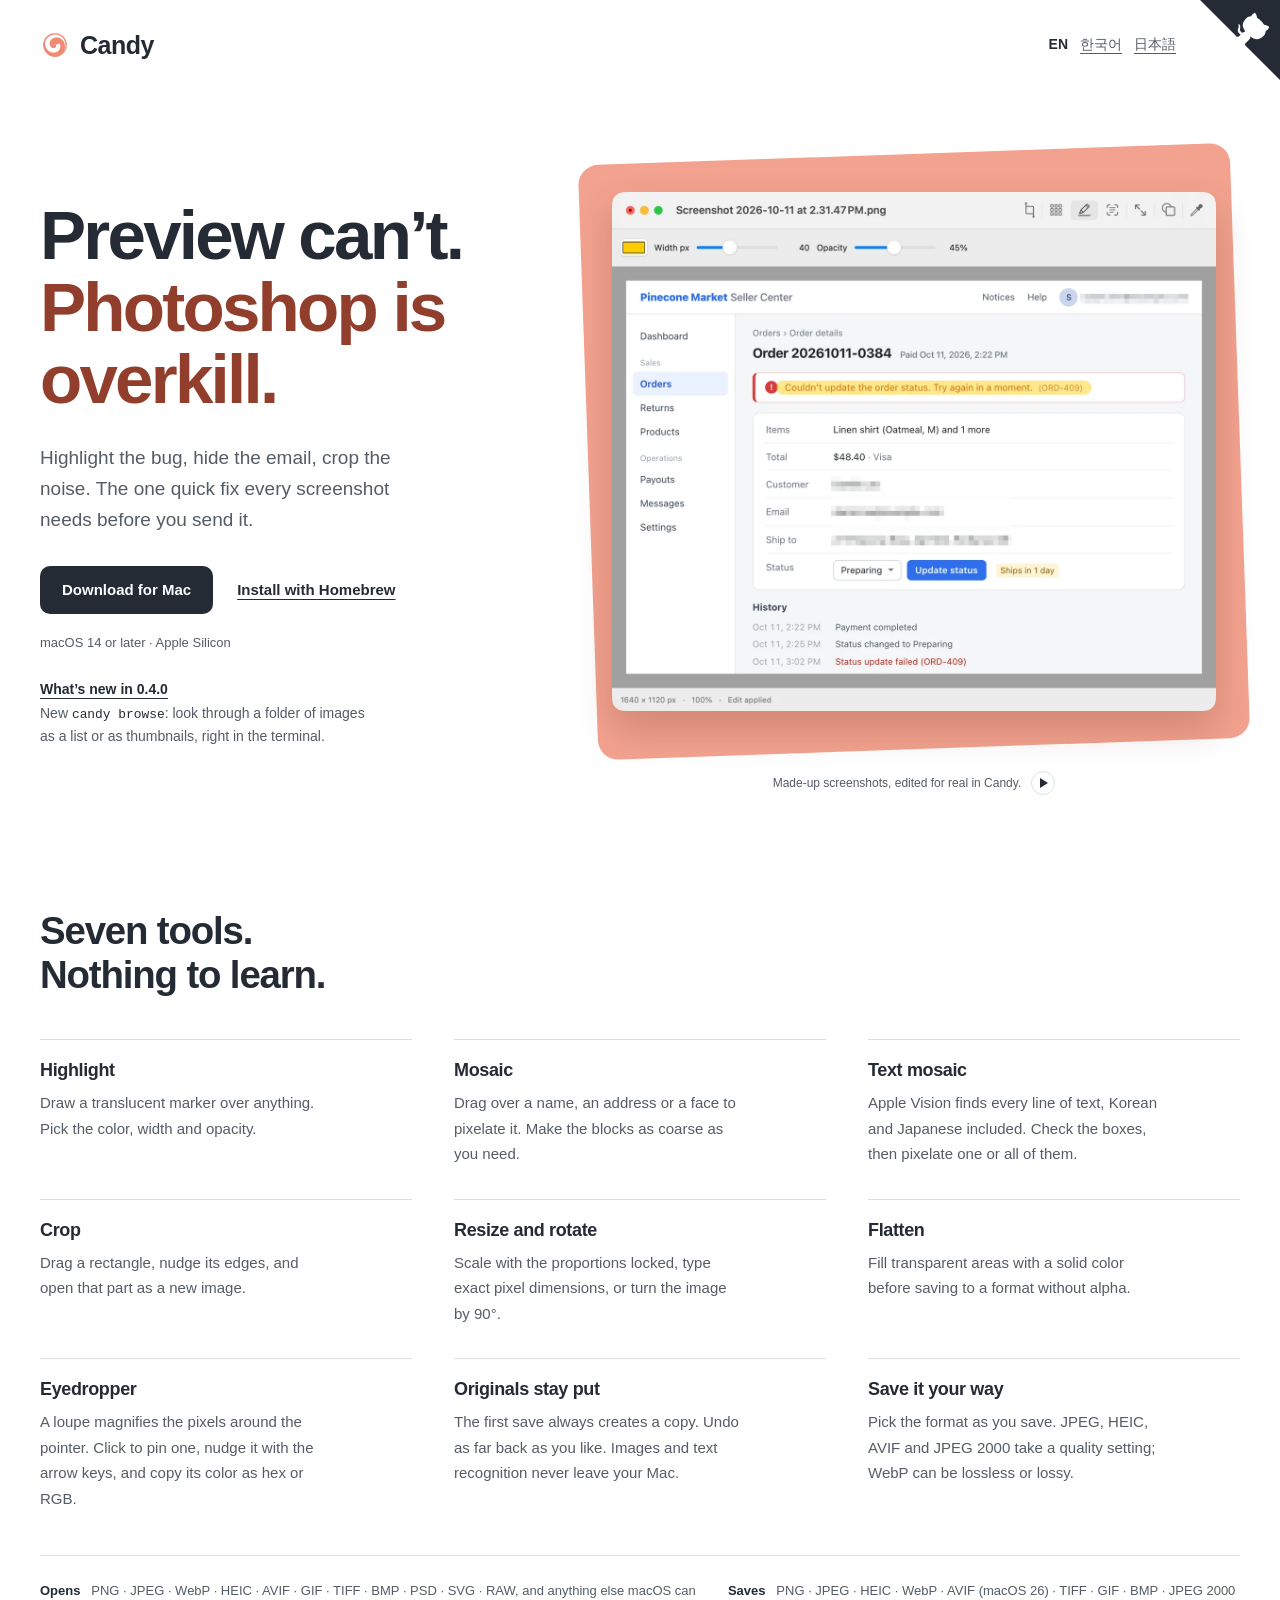
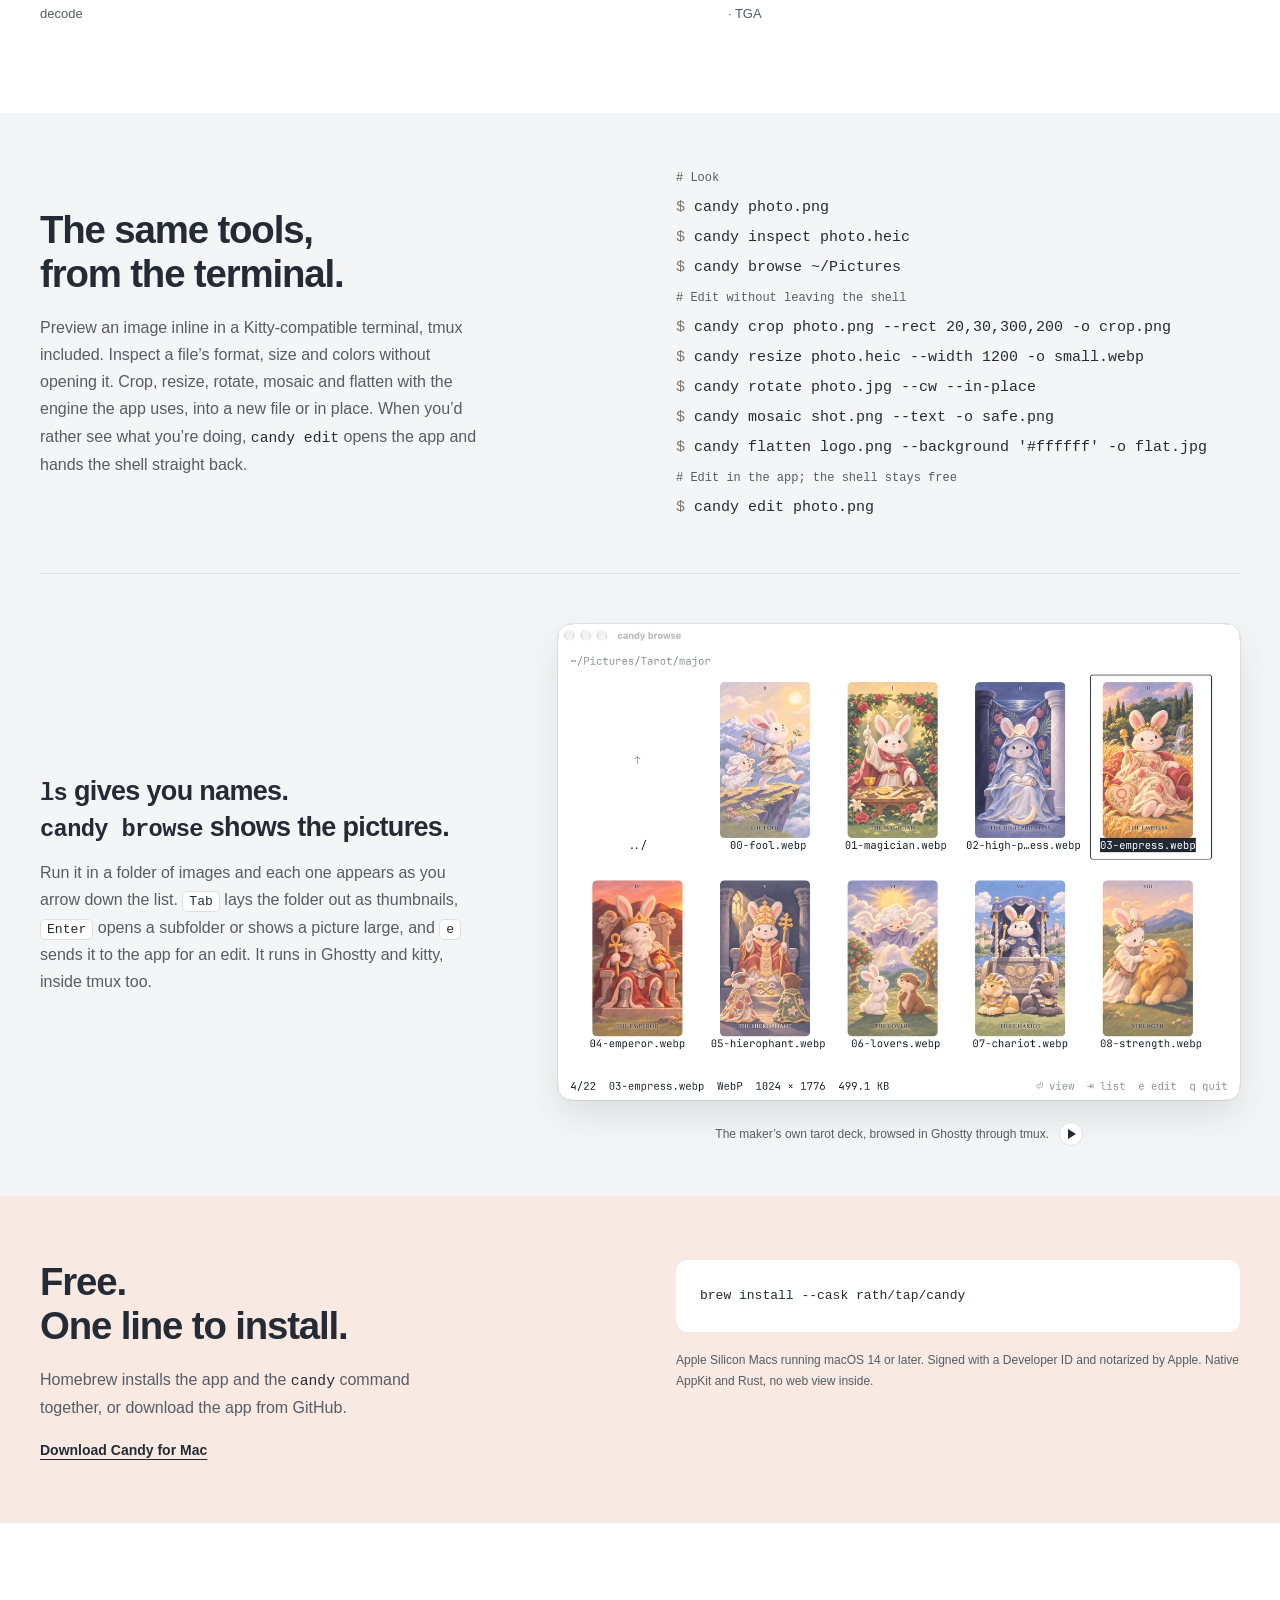
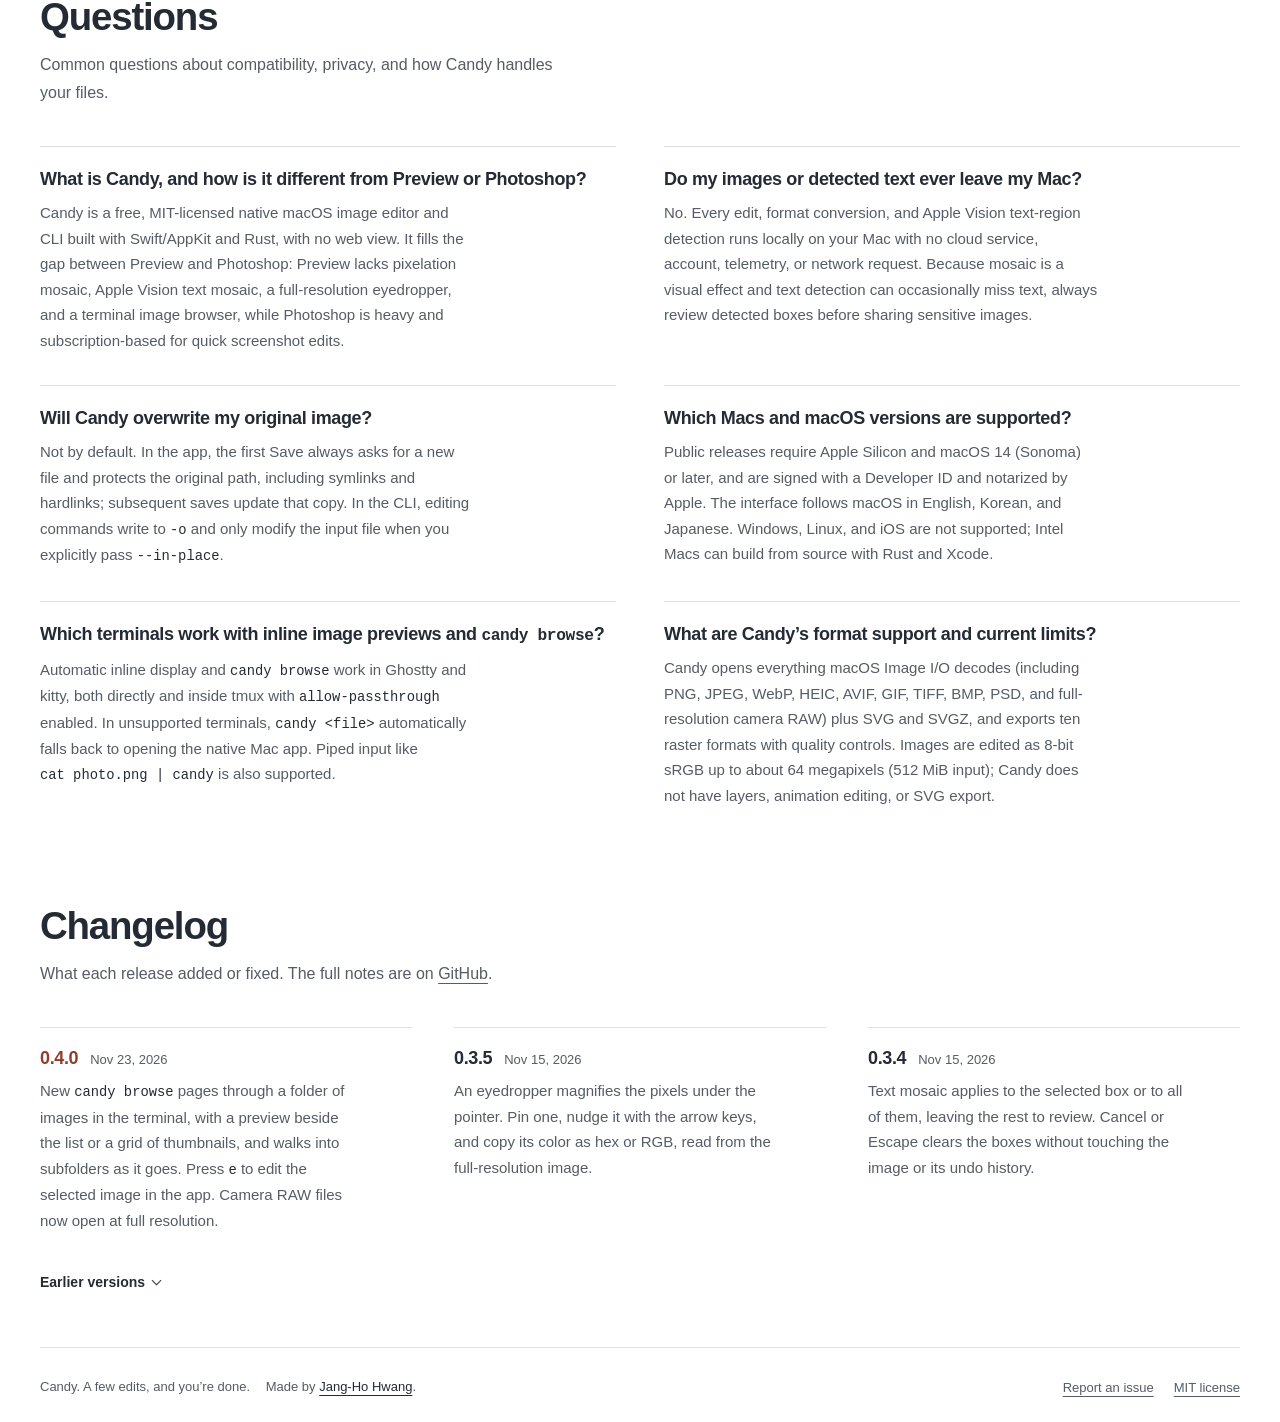
<file: site/index.html>
<!doctype html>
<html lang="en">
  <head>
    <meta charset="utf-8" />
    <meta name="viewport" content="width=device-width,initial-scale=1" />
    <title>Candy — Free Mac Image Editor for Highlights &amp; Mosaic</title>
    <meta name="description" content="Free native Mac image editor and CLI. Highlight, mosaic, text mosaic, crop, resize, eyedropper and terminal image browser. Local only; originals stay put." />
    <meta name="application-name" content="Candy" />
    <meta name="author" content="Jang-Ho Hwang" />
    <meta name="robots" content="index, follow, max-image-preview:large, max-snippet:-1, max-video-preview:-1" />
    <link rel="canonical" href="https://candy.told.me/" />
    <link rel="alternate" hreflang="en" href="https://candy.told.me/" />
    <link rel="alternate" hreflang="ko" href="https://candy.told.me/ko/" />
    <link rel="alternate" hreflang="ja" href="https://candy.told.me/ja/" />
    <link rel="alternate" hreflang="x-default" href="https://candy.told.me/" />
    <link rel="alternate" type="text/plain" title="LLM summary" href="https://candy.told.me/llms.txt" />
    <meta property="og:type" content="website" />
    <meta property="og:site_name" content="Candy" />
    <meta property="og:title" content="Candy — Free Mac Image Editor for Highlights &amp; Mosaic" />
    <meta property="og:description" content="Free native Mac image editor and CLI. Highlight, mosaic, text mosaic, crop, resize, eyedropper and terminal image browser. Local only; originals stay put." />
    <meta property="og:url" content="https://candy.told.me/" />
    <meta property="og:locale" content="en_US" />
    <meta property="og:locale:alternate" content="ko_KR" />
    <meta property="og:locale:alternate" content="ja_JP" />
    <meta property="og:image" content="https://candy.told.me/assets/og-en.png" />
    <meta property="og:image:secure_url" content="https://candy.told.me/assets/og-en.png" />
    <meta property="og:image:type" content="image/png" />
    <meta property="og:image:width" content="1200" />
    <meta property="og:image:height" content="630" />
    <meta property="og:image:alt" content="Candy: Preview can’t. Photoshop is overkill. The Candy editor with an order page’s error message highlighted and the customer’s details pixelated." />
    <meta name="twitter:card" content="summary_large_image" />
    <meta name="twitter:title" content="Candy — Free Mac Image Editor for Highlights &amp; Mosaic" />
    <meta name="twitter:description" content="Free native Mac image editor and CLI. Highlight, mosaic, text mosaic, crop, resize, eyedropper and terminal image browser. Local only; originals stay put." />
    <meta name="twitter:image" content="https://candy.told.me/assets/og-en.png" />
    <meta name="twitter:image:alt" content="Candy: Preview can’t. Photoshop is overkill. The Candy editor with an order page’s error message highlighted and the customer’s details pixelated." />
    <meta name="theme-color" content="#f2a28e" />
    <link rel="icon" href="./assets/favicon.svg" type="image/svg+xml" />
    <link rel="icon" href="./assets/favicon-48.png" sizes="48x48" type="image/png" />
    <link rel="apple-touch-icon" href="./assets/apple-touch-icon.png" sizes="180x180" />
    <link rel="preload" as="image" href="./assets/candy-editor-en.webp" type="image/webp" fetchpriority="high" />
    <link rel="stylesheet" href="./assets/style.css" />
    <script type="application/ld+json">
    {
      "@context": "https://schema.org",
      "@graph": [
        {
          "@type": "Person",
          "@id": "https://xrath.com/#person",
          "name": "Jang-Ho Hwang",
          "alternateName": "황장호",
          "url": "https://xrath.com",
          "sameAs": [
            "https://github.com/rath"
          ]
        },
        {
          "@type": "WebSite",
          "@id": "https://candy.told.me/#website",
          "url": "https://candy.told.me/",
          "name": "Candy",
          "description": "Official website for Candy, a free native macOS image editor and terminal CLI.",
          "inLanguage": [
            "en",
            "ko",
            "ja"
          ],
          "publisher": {
            "@id": "https://xrath.com/#person"
          }
        },
        {
          "@type": "WebPage",
          "@id": "https://candy.told.me/#webpage",
          "url": "https://candy.told.me/",
          "name": "Candy — Free Mac Image Editor for Highlights & Mosaic",
          "description": "Free native Mac image editor and CLI. Highlight, mosaic, text mosaic, crop, resize, eyedropper and terminal image browser. Local only; originals stay put.",
          "inLanguage": "en",
          "datePublished": "2026-10-11",
          "dateModified": "2026-11-23",
          "isPartOf": {
            "@id": "https://candy.told.me/#website"
          },
          "about": {
            "@id": "https://candy.told.me/#app"
          },
          "mainEntity": {
            "@id": "https://candy.told.me/#app"
          },
          "hasPart": [
            {
              "@id": "https://candy.told.me/#editor-demo"
            },
            {
              "@id": "https://candy.told.me/#browse-demo"
            },
            {
              "@id": "https://candy.told.me/#faq"
            }
          ],
          "primaryImageOfPage": {
            "@type": "ImageObject",
            "url": "https://candy.told.me/assets/og-en.png",
            "width": 1200,
            "height": 630
          }
        },
        {
          "@type": "SoftwareApplication",
          "@id": "https://candy.told.me/#app",
          "name": "Candy",
          "alternateName": [
            "Candy.app",
            "candy CLI"
          ],
          "url": "https://candy.told.me/",
          "description": "Free native Mac image editor and CLI. Highlight, mosaic, text mosaic, crop, resize, eyedropper and terminal image browser. Local only; originals stay put.",
          "applicationCategory": "MultimediaApplication",
          "applicationSubCategory": "Image Editor",
          "operatingSystem": "macOS 14.0 or later",
          "processorRequirements": "Apple Silicon (arm64)",
          "softwareRequirements": "macOS 14 (Sonoma) or later on Apple Silicon",
          "softwareVersion": "0.4.0",
          "datePublished": "2026-10-11",
          "dateModified": "2026-11-23",
          "releaseNotes": "https://github.com/rath/candy/releases/tag/v0.4.0",
          "downloadUrl": "https://github.com/rath/candy/releases/download/v0.4.0/Candy-0.4.0-macos-arm64.zip",
          "installUrl": "https://candy.told.me/#get",
          "sameAs": [
            "https://github.com/rath/candy"
          ],
          "license": "https://github.com/rath/candy/blob/main/LICENSE",
          "isAccessibleForFree": true,
          "inLanguage": [
            "en",
            "ko",
            "ja"
          ],
          "author": {
            "@id": "https://xrath.com/#person"
          },
          "image": {
            "@type": "ImageObject",
            "url": "https://candy.told.me/assets/app-icon.png",
            "width": 256,
            "height": 256
          },
          "screenshot": [
            {
              "@type": "ImageObject",
              "url": "https://candy.told.me/assets/candy-editor-en.png",
              "width": 1280,
              "height": 1100,
              "caption": "Candy with an order page open: the error message is highlighted and the customer’s details are pixelated"
            },
            {
              "@type": "ImageObject",
              "url": "https://candy.told.me/assets/candy-browse.webp",
              "width": 1280,
              "height": 894,
              "caption": "candy browse in a terminal window, showing a folder of tarot cards as a grid of thumbnails with one card selected"
            }
          ],
          "featureList": [
            "Translucent highlighter with adjustable color, width, and opacity",
            "Region mosaic pixelation with adjustable block size",
            "On-device Apple Vision text detection and text mosaic (English, Korean, Japanese)",
            "Rectangular crop and extraction into a new tab",
            "Aspect-locked or exact resize and 90-degree rotation",
            "Transparency flattening onto a solid color",
            "Full-resolution pixel eyedropper with 11x11 magnifying loupe and hex/RGB copy",
            "Non-destructive original file protection on first save",
            "Export quality controls for JPEG, HEIC, AVIF, JPEG 2000, and lossless or lossy WebP",
            "Inline Kitty terminal image previews and candy browse directory browser in Ghostty, kitty, and tmux",
            "CLI commands sharing the same Rust image engine (inspect, crop, resize, rotate, mosaic, flatten, edit)"
          ],
          "offers": {
            "@type": "Offer",
            "price": "0",
            "priceCurrency": "USD",
            "availability": "https://schema.org/InStock"
          }
        },
        {
          "@type": "SoftwareSourceCode",
          "@id": "https://candy.told.me/#source",
          "name": "Candy",
          "url": "https://github.com/rath/candy",
          "codeRepository": "https://github.com/rath/candy",
          "programmingLanguage": [
            "Swift",
            "Rust"
          ],
          "runtimePlatform": "macOS 14+ (Apple Silicon)",
          "license": "https://github.com/rath/candy/blob/main/LICENSE",
          "author": {
            "@id": "https://xrath.com/#person"
          },
          "targetProduct": {
            "@id": "https://candy.told.me/#app"
          }
        },
        {
          "@type": "VideoObject",
          "@id": "https://candy.told.me/#editor-demo",
          "name": "Candy Mac Image Editor Demo",
          "description": "Candy editing three made-up screenshots in turn: an order page, a group chat and a spreadsheet. Personal details are pixelated, the lines that matter are highlighted, and the eyedropper reads a color in the chat.",
          "thumbnailUrl": "https://candy.told.me/assets/candy-editor-en.png",
          "contentUrl": "https://candy.told.me/assets/candy-demo-en.mp4",
          "encodingFormat": "video/mp4",
          "width": 1280,
          "height": 1100,
          "duration": "PT26S",
          "uploadDate": "2026-11-18T00:00:00Z",
          "inLanguage": "en",
          "isFamilyFriendly": true
        },
        {
          "@type": "VideoObject",
          "@id": "https://candy.told.me/#browse-demo",
          "name": "candy browse Terminal Image Browser Demo",
          "description": "candy browse running in a terminal. A folder of tarot cards opens as a list with a preview beside it, switches to a grid of thumbnails, and shows single cards large before moving on to another folder.",
          "thumbnailUrl": "https://candy.told.me/assets/candy-browse.webp",
          "contentUrl": "https://candy.told.me/assets/candy-browse.mp4",
          "encodingFormat": "video/mp4",
          "width": 1280,
          "height": 894,
          "duration": "PT24S",
          "uploadDate": "2026-11-23T00:00:00Z",
          "inLanguage": "en",
          "isFamilyFriendly": true
        },
        {
          "@type": "FAQPage",
          "@id": "https://candy.told.me/#faq",
          "url": "https://candy.told.me/#faq",
          "inLanguage": "en",
          "isPartOf": {
            "@id": "https://candy.told.me/#webpage"
          },
          "mainEntity": [
            {
              "@type": "Question",
              "name": "What is Candy, and how is it different from Preview or Photoshop?",
              "acceptedAnswer": {
                "@type": "Answer",
                "text": "Candy is a free, MIT-licensed native macOS image editor and CLI built with Swift/AppKit and Rust, with no web view. It fills the gap between Preview and Photoshop: Preview lacks pixelation mosaic, Apple Vision text mosaic, a full-resolution eyedropper, and a terminal image browser, while Photoshop is heavy and subscription-based for quick screenshot edits."
              }
            },
            {
              "@type": "Question",
              "name": "Do my images or detected text ever leave my Mac?",
              "acceptedAnswer": {
                "@type": "Answer",
                "text": "No. Every edit, format conversion, and Apple Vision text-region detection runs locally on your Mac with no cloud service, account, telemetry, or network request. Because mosaic is a visual effect and text detection can occasionally miss text, always review detected boxes before sharing sensitive images."
              }
            },
            {
              "@type": "Question",
              "name": "Will Candy overwrite my original image?",
              "acceptedAnswer": {
                "@type": "Answer",
                "text": "Not by default. In the app, the first Save always asks for a new file and protects the original path, including symlinks and hardlinks; subsequent saves update that copy. In the CLI, editing commands write to -o and only modify the input file when you explicitly pass --in-place."
              }
            },
            {
              "@type": "Question",
              "name": "Which Macs and macOS versions are supported?",
              "acceptedAnswer": {
                "@type": "Answer",
                "text": "Public releases require Apple Silicon and macOS 14 (Sonoma) or later, and are signed with a Developer ID and notarized by Apple. The interface follows macOS in English, Korean, and Japanese. Windows, Linux, and iOS are not supported; Intel Macs can build from source with Rust and Xcode."
              }
            },
            {
              "@type": "Question",
              "name": "Which terminals work with inline image previews and candy browse?",
              "acceptedAnswer": {
                "@type": "Answer",
                "text": "Automatic inline display and candy browse work in Ghostty and kitty, both directly and inside tmux with allow-passthrough enabled. In unsupported terminals, candy <file> automatically falls back to opening the native Mac app. Piped input like cat photo.png | candy is also supported."
              }
            },
            {
              "@type": "Question",
              "name": "What are Candy’s format support and current limits?",
              "acceptedAnswer": {
                "@type": "Answer",
                "text": "Candy opens everything macOS Image I/O decodes (including PNG, JPEG, WebP, HEIC, AVIF, GIF, TIFF, BMP, PSD, and full-resolution camera RAW) plus SVG and SVGZ, and exports ten raster formats with quality controls. Images are edited as 8-bit sRGB up to about 64 megapixels (512 MiB input); Candy does not have layers, animation editing, or SVG export."
              }
            }
          ]
        }
      ]
    }
    </script>
  </head>
  <body>
    <a class="skip" href="#main">Skip to content</a>
    <header class="wrap">
      <a class="brand" href="./"
        ><img
          class="mark"
          src="./assets/mark.svg"
          alt=""
          width="30"
          height="30"
        /><span class="name">Candy</span></a
      >
      <nav aria-label="Language and links">
        <div class="languages">
          <a href="./" lang="en" hreflang="en" aria-current="page">EN</a
          ><a href="./ko/" lang="ko" hreflang="ko">한국어</a
          ><a href="./ja/" lang="ja" hreflang="ja">日本語</a>
        </div>
      </nav>
    </header>
    <a class="github-corner" href="https://github.com/rath/candy" aria-label="Candy on GitHub"
      ><svg viewBox="0 0 250 250" aria-hidden="true"><path d="M0,0 L115,115 L130,115 L142,142 L250,250 L250,0 Z" /><path class="octo-arm" d="M128.3,109.0 C113.8,99.7 119.0,89.6 119.0,89.6 C122.0,82.7 120.5,78.6 120.5,78.6 C119.2,72.0 123.4,76.3 123.4,76.3 C127.3,80.9 125.5,87.3 125.5,87.3 C122.9,97.6 130.6,101.9 134.4,103.2" /><path class="octo-body" d="M115.0,115.0 C114.9,115.1 118.7,116.5 119.8,115.4 L133.7,101.6 C136.9,99.2 139.9,98.4 142.2,98.6 C133.8,88.0 127.5,74.4 143.8,58.0 C148.5,53.4 154.0,51.2 159.7,51.0 C160.3,49.4 163.2,43.6 171.4,40.1 C171.4,40.1 176.1,42.5 178.8,56.2 C183.1,58.6 187.2,61.8 190.9,65.4 C194.5,69.0 197.7,73.2 200.1,77.6 C213.8,80.2 216.3,84.9 216.3,84.9 C212.7,93.1 206.9,96.0 205.4,96.6 C205.1,102.4 203.0,107.8 198.3,112.5 C181.9,128.9 168.3,122.5 157.7,114.1 C157.9,116.9 156.7,120.9 152.7,124.9 L141.0,136.5 C139.8,137.7 141.6,141.9 141.8,141.8 Z" /></svg></a
    >
    <main id="main">
      <section class="hero wrap" aria-labelledby="hero-title">
        <div>
          <h1 id="hero-title">
            Preview can’t.<br /><span>Photoshop is overkill.</span>
          </h1>
          <p class="intro">
            Highlight the bug, hide the email, crop the noise. The one quick
            fix every screenshot needs before you send it.
          </p>
          <div class="actions">
            <a class="button" href="https://github.com/rath/candy/releases/download/v0.4.0/Candy-0.4.0-macos-arm64.zip"
              >Download for Mac</a
            ><a class="text-link" href="#get">Install with Homebrew</a>
          </div>
          <p class="requirement">macOS 14 or later · Apple Silicon</p>
          <p class="release-note">
            <a href="https://github.com/rath/candy/releases/tag/v0.4.0">What’s new in 0.4.0</a><br />
            New <code>candy browse</code>: look through a folder of images as a list or as thumbnails, right in the terminal.
          </p>
        </div>
        <figure class="hero-visual">
          <div class="stage">
            <video
              class="demo"
              autoplay
              muted
              loop
              playsinline
              width="1280"
              height="1100"
              data-play="Play the editor demo"
              data-pause="Pause the editor demo"
              poster="./assets/candy-editor-en.webp"
              aria-label="Candy editing three made-up screenshots in turn: an order page, a group chat and a spreadsheet. Personal details are pixelated, the lines that matter are highlighted, and the eyedropper reads a color in the chat."
            >
              <source src="./assets/candy-demo-en.mp4" type="video/mp4" />
            </video>
            <picture class="still">
              <source srcset="./assets/candy-editor-en.webp" type="image/webp" />
              <img
                src="./assets/candy-editor-en.png"
                width="1280"
                height="1100"
                loading="lazy"
                alt="Candy with an order page open: the error message is highlighted and the customer’s details are pixelated"
              />
            </picture>
          </div>
          <figcaption>
            Made-up screenshots, edited for real in Candy.
          </figcaption>
        </figure>
      </section>
      <section id="features" class="features wrap" aria-labelledby="features-title">
        <h2 id="features-title">Seven tools.<br />Nothing to learn.</h2>
        <div class="feature-grid">
          <article>
            <h3>Highlight</h3>
            <p>
              Draw a translucent marker over anything. Pick the color, width
              and opacity.
            </p>
          </article>
          <article>
            <h3>Mosaic</h3>
            <p>
              Drag over a name, an address or a face to pixelate it. Make the
              blocks as coarse as you need.
            </p>
          </article>
          <article>
            <h3>Text mosaic</h3>
            <p>
              Apple Vision finds every line of text, Korean and Japanese
              included. Check the boxes, then pixelate one or all of them.
            </p>
          </article>
          <article>
            <h3>Crop</h3>
            <p>
              Drag a rectangle, nudge its edges, and open that part as a new
              image.
            </p>
          </article>
          <article>
            <h3>Resize and rotate</h3>
            <p>
              Scale with the proportions locked, type exact pixel dimensions, or
              turn the image by 90°.
            </p>
          </article>
          <article>
            <h3>Flatten</h3>
            <p>
              Fill transparent areas with a solid color before saving to a format
              without alpha.
            </p>
          </article>
          <article>
            <h3>Eyedropper</h3>
            <p>
              A loupe magnifies the pixels around the pointer. Click to pin one,
              nudge it with the arrow keys, and copy its color as hex or RGB.
            </p>
          </article>
          <article>
            <h3>Originals stay put</h3>
            <p>
              The first save always creates a copy. Undo as far back as you like.
              Images and text recognition never leave your Mac.
            </p>
          </article>
          <article>
            <h3>Save it your way</h3>
            <p>
              Pick the format as you save. JPEG, HEIC, AVIF and JPEG 2000 take a
              quality setting; WebP can be lossless or lossy.
            </p>
          </article>
        </div>
        <div class="formats">
          <p><strong>Opens</strong> &nbsp; PNG · JPEG · WebP · HEIC · AVIF · GIF · TIFF · BMP · PSD · SVG · RAW, and anything else macOS can decode</p>
          <p><strong>Saves</strong> &nbsp; PNG · JPEG · HEIC · WebP · AVIF (macOS 26) · TIFF · GIF · BMP · JPEG 2000 · TGA</p>
        </div>
      </section>
      <section id="terminal" class="terminal-section" aria-labelledby="terminal-title">
        <div class="wrap terminal-grid">
          <div>
            <h2 id="terminal-title">
              The same tools,<br />from the terminal.
            </h2>
            <p>
              Preview an image inline in a Kitty-compatible terminal, tmux
              included. Inspect a file’s format, size and colors without opening
              it. Crop, resize, rotate, mosaic and flatten with the engine the
              app uses, into a new file or in place. When you’d rather see what
              you’re doing, <code>candy edit</code> opens the app and hands the
              shell straight back.
            </p>
          </div>
          <pre
            class="commands"
          ><code><span class="comment"># Look</span>
<span class="prompt" aria-hidden="true">$ </span>candy photo.png
<span class="prompt" aria-hidden="true">$ </span>candy inspect photo.heic
<span class="prompt" aria-hidden="true">$ </span>candy browse ~/Pictures
<span class="comment"># Edit without leaving the shell</span>
<span class="prompt" aria-hidden="true">$ </span>candy crop photo.png --rect 20,30,300,200 -o crop.png
<span class="prompt" aria-hidden="true">$ </span>candy resize photo.heic --width 1200 -o small.webp
<span class="prompt" aria-hidden="true">$ </span>candy rotate photo.jpg --cw --in-place
<span class="prompt" aria-hidden="true">$ </span>candy mosaic shot.png --text -o safe.png
<span class="prompt" aria-hidden="true">$ </span>candy flatten logo.png --background '#ffffff' -o flat.jpg
<span class="comment"># Edit in the app; the shell stays free</span>
<span class="prompt" aria-hidden="true">$ </span>candy edit photo.png</code></pre>
        </div>
        <div id="browse" class="wrap browse-grid">
          <div>
            <h3>
              <code>ls</code> gives you names.<br /><code>candy browse</code> shows the pictures.
            </h3>
            <p>
              Run it in a folder of images and each one appears as you arrow
              down the list. <kbd>Tab</kbd> lays the folder out as thumbnails,
              <kbd>Enter</kbd> opens a subfolder or shows a picture large, and
              <kbd>e</kbd> sends it to the app for an edit. It runs in Ghostty
              and kitty, inside tmux too.
            </p>
          </div>
          <figure class="browse-visual">
            <div class="window">
              <video
                class="demo"
                muted
                loop
                playsinline
                preload="none"
                width="1280"
                height="894"
                data-play="Play the terminal demo"
                data-pause="Pause the terminal demo"
                poster="./assets/candy-browse.webp"
                aria-label="candy browse running in a terminal. A folder of tarot cards opens as a list with a preview beside it, switches to a grid of thumbnails, and shows single cards large before moving on to another folder."
              >
                <source src="./assets/candy-browse.mp4" type="video/mp4" />
              </video>
              <img
                class="still"
                src="./assets/candy-browse.webp"
                width="1280"
                height="894"
                loading="lazy"
                alt="candy browse in a terminal window, showing a folder of tarot cards as a grid of thumbnails with one card selected"
              />
            </div>
            <figcaption>
              The maker’s own tarot deck, browsed in Ghostty through tmux.
            </figcaption>
          </figure>
        </div>
      </section>
      <section id="get" class="get" aria-labelledby="get-title">
        <div class="wrap get-grid">
          <div>
            <h2 id="get-title">Free.<br />One line to install.</h2>
            <p>
              Homebrew installs the app and the <code>candy</code> command
              together, or download the app from GitHub.
            </p>
            <a
              class="text-link"
              href="https://github.com/rath/candy/releases/download/v0.4.0/Candy-0.4.0-macos-arm64.zip"
              >Download Candy for Mac</a
            >
          </div>
          <div>
            <div class="build">
              <pre><code>brew install --cask rath/tap/candy</code></pre>
            </div>
            <p class="build-note">
              Apple Silicon Macs running macOS 14 or later. Signed with a
              Developer ID and notarized by Apple. Native AppKit and Rust, no
              web view inside.
            </p>
          </div>
        </div>
      </section>
      <section id="faq" class="faq" aria-labelledby="faq-title">
        <div class="wrap">
          <div class="faq-head">
            <h2 id="faq-title">Questions</h2>
            <p>
              Common questions about compatibility, privacy, and how Candy handles your files.
            </p>
          </div>
          <div class="faq-grid">
            <article>
              <h3>What is Candy, and how is it different from Preview or Photoshop?</h3>
              <p>
                Candy is a free, MIT-licensed native macOS image editor and CLI built with Swift/AppKit and Rust, with no web view. It fills the gap between Preview and Photoshop: Preview lacks pixelation mosaic, Apple Vision text mosaic, a full-resolution eyedropper, and a terminal image browser, while Photoshop is heavy and subscription-based for quick screenshot edits.
              </p>
            </article>
            <article>
              <h3>Do my images or detected text ever leave my Mac?</h3>
              <p>
                No. Every edit, format conversion, and Apple Vision text-region detection runs locally on your Mac with no cloud service, account, telemetry, or network request. Because mosaic is a visual effect and text detection can occasionally miss text, always review detected boxes before sharing sensitive images.
              </p>
            </article>
            <article>
              <h3>Will Candy overwrite my original image?</h3>
              <p>
                Not by default. In the app, the first Save always asks for a new file and protects the original path, including symlinks and hardlinks; subsequent saves update that copy. In the CLI, editing commands write to <code>-o</code> and only modify the input file when you explicitly pass <code>--in-place</code>.
              </p>
            </article>
            <article>
              <h3>Which Macs and macOS versions are supported?</h3>
              <p>
                Public releases require Apple Silicon and macOS 14 (Sonoma) or later, and are signed with a Developer ID and notarized by Apple. The interface follows macOS in English, Korean, and Japanese. Windows, Linux, and iOS are not supported; Intel Macs can build from source with Rust and Xcode.
              </p>
            </article>
            <article>
              <h3>Which terminals work with inline image previews and <code>candy browse</code>?</h3>
              <p>
                Automatic inline display and <code>candy browse</code> work in Ghostty and kitty, both directly and inside tmux with <code>allow-passthrough</code> enabled. In unsupported terminals, <code>candy &lt;file&gt;</code> automatically falls back to opening the native Mac app. Piped input like <code>cat photo.png | candy</code> is also supported.
              </p>
            </article>
            <article>
              <h3>What are Candy’s format support and current limits?</h3>
              <p>
                Candy opens everything macOS Image I/O decodes (including PNG, JPEG, WebP, HEIC, AVIF, GIF, TIFF, BMP, PSD, and full-resolution camera RAW) plus SVG and SVGZ, and exports ten raster formats with quality controls. Images are edited as 8-bit sRGB up to about 64 megapixels (512 MiB input); Candy does not have layers, animation editing, or SVG export.
              </p>
            </article>
          </div>
        </div>
      </section>
      <section id="changelog" class="changes" aria-labelledby="changes-title">
        <div class="wrap">
          <div class="changes-head">
            <h2 id="changes-title">Changelog</h2>
            <p>
              What each release added or fixed. The full notes are on <a href="https://github.com/rath/candy/releases">GitHub</a>.
            </p>
          </div>
          <ol class="changelog">
            <li>
              <a class="version" href="https://github.com/rath/candy/releases/tag/v0.4.0">0.4.0</a>
              <time datetime="2026-11-23">Nov 23, 2026</time>
              <p>New <code>candy browse</code> pages through a folder of images in the terminal, with a preview beside the list or a grid of thumbnails, and walks into subfolders as it goes. Press <code>e</code> to edit the selected image in the app. Camera RAW files now open at full resolution.</p>
            </li>
            <li>
              <a class="version" href="https://github.com/rath/candy/releases/tag/v0.3.5">0.3.5</a>
              <time datetime="2026-11-15">Nov 15, 2026</time>
              <p>An eyedropper magnifies the pixels under the pointer. Pin one, nudge it with the arrow keys, and copy its color as hex or RGB, read from the full-resolution image.</p>
            </li>
            <li>
              <a class="version" href="https://github.com/rath/candy/releases/tag/v0.3.4">0.3.4</a>
              <time datetime="2026-11-15">Nov 15, 2026</time>
              <p>Text mosaic applies to the selected box or to all of them, leaving the rest to review. Cancel or Escape clears the boxes without touching the image or its undo history.</p>
            </li>
          </ol>
          <details>
            <summary>Earlier versions</summary>
            <ol class="changelog">
              <li>
                <a class="version" href="https://github.com/rath/candy/releases/tag/v0.3.3">0.3.3</a>
                <time datetime="2026-11-12">Nov 12, 2026</time>
                <p>Repeated edits and undo are faster, since Candy no longer replays the whole history. Saving a copy works after the original moves, transparent previews keep clean edges, and SVG text uses system fonts.</p>
              </li>
              <li>
                <a class="version" href="https://github.com/rath/candy/releases/tag/v0.3.2">0.3.2</a>
                <time datetime="2026-11-03">Nov 3, 2026</time>
                <p>Piped images display directly: <code>cat image.png | candy</code>. Previews no longer come up blank in local tmux sessions while another pane plays video or sends graphics.</p>
              </li>
              <li>
                <a class="version" href="https://github.com/rath/candy/releases/tag/v0.3.1">0.3.1</a>
                <time datetime="2026-10-21">Oct 21, 2026</time>
                <p>A smaller download: the app executable is now stripped of its symbols, as the bundled CLI already was. Nothing else changed.</p>
              </li>
              <li>
                <a class="version" href="https://github.com/rath/candy/releases/tag/v0.3.0">0.3.0</a>
                <time datetime="2026-10-21">Oct 21, 2026</time>
                <p>SVG and SVGZ files open everywhere a bitmap does: the editor, Finder’s Open With, drag and drop, terminal previews, <code>candy inspect</code> and every editing command.</p>
              </li>
              <li>
                <a class="version" href="https://github.com/rath/candy/releases/tag/v0.2.4">0.2.4</a>
                <time datetime="2026-10-14">Oct 14, 2026</time>
                <p>Set the quality of JPEG, WebP, HEIC, AVIF and JPEG 2000 exports with a slider or <code>--quality</code>, and save WebP with lossy compression. Each document remembers its save settings.</p>
              </li>
              <li>
                <a class="version" href="https://github.com/rath/candy/releases/tag/v0.2.3">0.2.3</a>
                <time datetime="2026-10-14">Oct 14, 2026</time>
                <p>Fixes the malware warning macOS showed the first time a downloaded copy opened. The app no longer carries build-machine paths that Gatekeeper could not verify.</p>
              </li>
              <li>
                <a class="version" href="https://github.com/rath/candy/releases/tag/v0.2.2">0.2.2</a>
                <time datetime="2026-10-13">Oct 13, 2026</time>
                <p>A Japanese interface that follows your macOS language and uses macOS’s own Japanese terms for standard commands. The website gained a Japanese page.</p>
              </li>
              <li>
                <a class="version" href="https://github.com/rath/candy/releases/tag/v0.2.1">0.2.1</a>
                <time datetime="2026-10-11">Oct 11, 2026</time>
                <p>A Korean interface. Candy opens almost any image macOS can read, saves to seven more formats including HEIC and AVIF, rotates by 90°, and edits files in place with <code>--in-place</code>.</p>
              </li>
              <li>
                <a class="version" href="https://github.com/rath/candy/releases/tag/v0.2.0">0.2.0</a>
                <time datetime="2026-10-11">Oct 11, 2026</time>
                <p>Inline previews work inside tmux, the new <code>candy inspect</code> reports a file’s format, size and colors, and editor windows open sized to the image.</p>
              </li>
              <li>
                <a class="version" href="https://github.com/rath/candy/releases/tag/v0.1.1">0.1.1</a>
                <time datetime="2026-10-11">Oct 11, 2026</time>
                <p>A new lollipop app icon for Finder and the Dock, with a matching mark and favicon on the website.</p>
              </li>
              <li>
                <a class="version" href="https://github.com/rath/candy/releases/tag/v0.1.0">0.1.0</a>
                <time datetime="2026-10-11">Oct 11, 2026</time>
                <p>The first release: a native Mac app with highlight, mosaic, text mosaic, crop, resize and flatten, and the <code>candy</code> command for the same edits in the terminal.</p>
              </li>
            </ol>
          </details>
        </div>
      </section>
    </main>
    <footer class="wrap">
      <p>
        Candy. A few edits, and you’re done.
        <span class="maker">Made by <a href="https://xrath.com">Jang-Ho Hwang</a>.</span>
      </p>
      <div>
        <a href="https://github.com/rath/candy/issues">Report an issue</a
        ><a href="https://github.com/rath/candy/blob/main/LICENSE"
          >MIT license</a
        >
      </div>
    </footer>
    <script>
      // Pause buttons for the looping demos, and the terminal demo plays only
      // while it is on screen. The page works without this.
      (() => {
        for (const figure of document.querySelectorAll("figure")) {
          const video = figure.querySelector("video");
          const caption = figure.querySelector("figcaption");
          if (!video || !caption) continue;
          const button = document.createElement("button");
          button.type = "button";
          button.className = "pause";
          let stopped = false;
          const play = () => video.play().catch(() => {});
          const sync = () => {
            button.dataset.paused = video.paused;
            button.setAttribute("aria-label", video.paused ? video.dataset.play : video.dataset.pause);
          };
          button.addEventListener("click", () => {
            stopped = !video.paused;
            if (stopped) video.pause();
            else play();
            sync();
          });
          video.addEventListener("play", sync);
          video.addEventListener("pause", sync);
          sync();
          caption.append(button);
          if (video.autoplay || !("IntersectionObserver" in window)) continue;
          new IntersectionObserver(
            ([entry]) => {
              if (!entry.isIntersecting) video.pause();
              else if (!stopped) play();
            },
            { threshold: 0.25 },
          ).observe(video);
        }
      })();
    </script>
  </body>
</html>
</file>
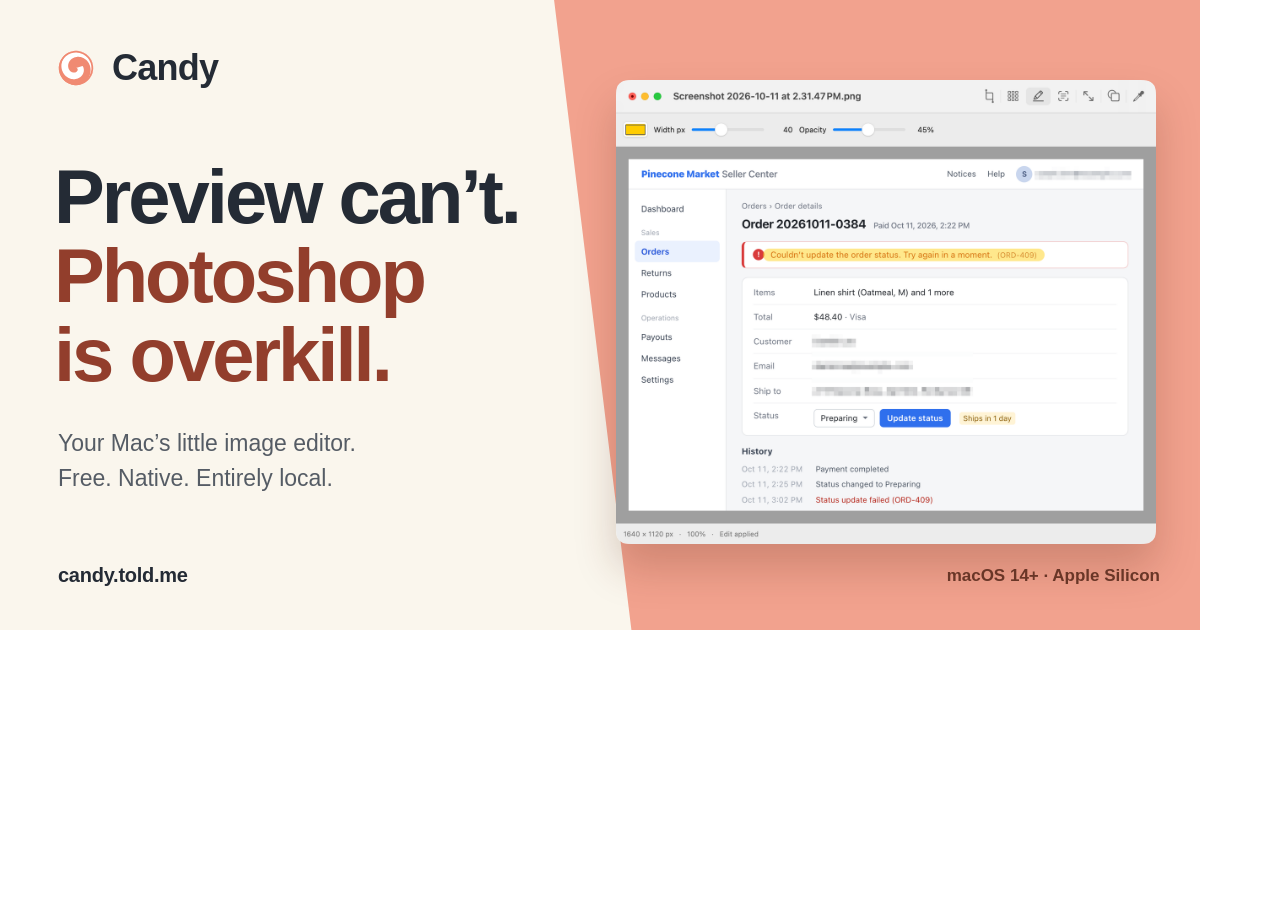
<file: scripts/og/index.html>
<!doctype html>
<html lang="en">
<head>
  <meta charset="utf-8" />
  <meta name="robots" content="noindex, nofollow" />
  <meta name="viewport" content="width=device-width,initial-scale=1" />
  <title>Candy social card artwork</title>
  <style>
    * { box-sizing: border-box; }
    html, body { margin: 0; width: 1200px; height: 630px; overflow: hidden; }
    body { font-family: -apple-system, BlinkMacSystemFont, "Segoe UI", sans-serif; color: #242b35; }
    #card { position: relative; width: 1200px; height: 630px; overflow: hidden; background: #faf6ed; }
    .coral { position: absolute; left: 596px; top: -90px; width: 700px; height: 820px; background: #f2a28e; transform: rotate(-7deg); border-radius: 40px; }
    .brand { position: absolute; left: 54px; top: 46px; display: flex; align-items: center; gap: 14px; font-size: 36px; font-weight: 700; letter-spacing: -0.02em; }
    .brand .mark { width: 44px; height: 44px; }
    h1 { position: absolute; left: 54px; top: 157px; margin: 0; width: 540px; font-size: 76px; font-weight: 780; line-height: 1.04; letter-spacing: -3px; }
    h1 span { color: #923e2c; }
    .description { position: absolute; left: 58px; top: 426px; margin: 0; width: 455px; font-size: 23px; line-height: 1.5; font-weight: 450; color: #555c65; }
    .editor { position: absolute; left: 616px; top: 80px; width: 540px; height: auto; border-radius: 12px; box-shadow: 0 24px 42px #57231338; }
    .domain { position: absolute; left: 58px; bottom: 43px; font-size: 20px; font-weight: 650; letter-spacing: -.25px; }
    .platform { position: absolute; right: 40px; bottom: 44px; margin: 0; color: #693627; font-size: 17px; font-weight: 550; }
    .ko, .ja { display: none; }
    :lang(ko) .en, :lang(ja) .en { display: none; }
    :lang(ko) .ko, :lang(ja) .ja { display: block; }
    :lang(ko) h1 { top: 196px; font-size: 54px; line-height: 1.24; letter-spacing: -2px; white-space: nowrap; }
    :lang(ko) .description { top: 425px; font-size: 23px; line-height: 1.55; }
    :lang(ja) h1 { top: 198px; font-size: 48px; line-height: 1.3; letter-spacing: -1.5px; white-space: nowrap; }
    :lang(ja) .description { top: 425px; width: 520px; font-size: 22px; line-height: 1.55; white-space: nowrap; }
  </style>
  <script>
    const lang = new URLSearchParams(location.search).get('lang');
    document.documentElement.lang = ['ko', 'ja'].includes(lang) ? lang : 'en';
  </script>
</head>
<body>
  <main id="card" aria-label="Candy social sharing image">
    <div class="coral" aria-hidden="true"></div>
    <div class="brand"><img class="mark" src="../../site/assets/mark.svg" alt="" /><span class="en">Candy</span><span class="ko">캔디</span><span class="ja">Candy</span></div>
    <h1 class="en">Preview can’t.<br /><span>Photoshop<br />is overkill.</span></h1>
    <h1 class="ko">미리보기론 안 되고<br /><span>포토샵은 과하고</span></h1>
    <h1 class="ja">プレビューじゃ足りない<br /><span>Photoshopじゃ大げさ</span></h1>
    <p class="description en">Your Mac’s little image editor.<br />Free. Native. Entirely local.</p>
    <p class="description ko">강조할 때는 형광펜, 가릴 때는 모자이크.<br />Mac용 무료 이미지 편집기.</p>
    <p class="description ja">目立たせるなら蛍光ペン、隠すならモザイク。<br />Mac用の無料画像エディタ。</p>
    <img class="editor en" src="../../site/assets/candy-editor-en.png" width="1280" height="1100" alt="The real Candy editor with an order page’s error highlighted and the customer’s details pixelated" />
    <img class="editor ko" src="../../site/assets/candy-editor-ko.png" width="1280" height="1100" alt="주문 화면의 오류 메시지를 형광펜으로 강조하고 고객 정보를 모자이크로 가린 Candy 편집 화면" />
    <img class="editor ja" src="../../site/assets/candy-editor-ja.png" width="1280" height="1100" alt="注文画面のエラーメッセージに蛍光ペンを引き、顧客情報をモザイクで隠したCandyの編集画面" />
    <div class="domain">candy.told.me</div>
    <p class="platform en">macOS 14+ · Apple Silicon</p>
    <p class="platform ko">macOS 14 이상 · Apple Silicon</p>
    <p class="platform ja">macOS 14以降 · Apple Silicon</p>
  </main>
</body>
</html>
</file>
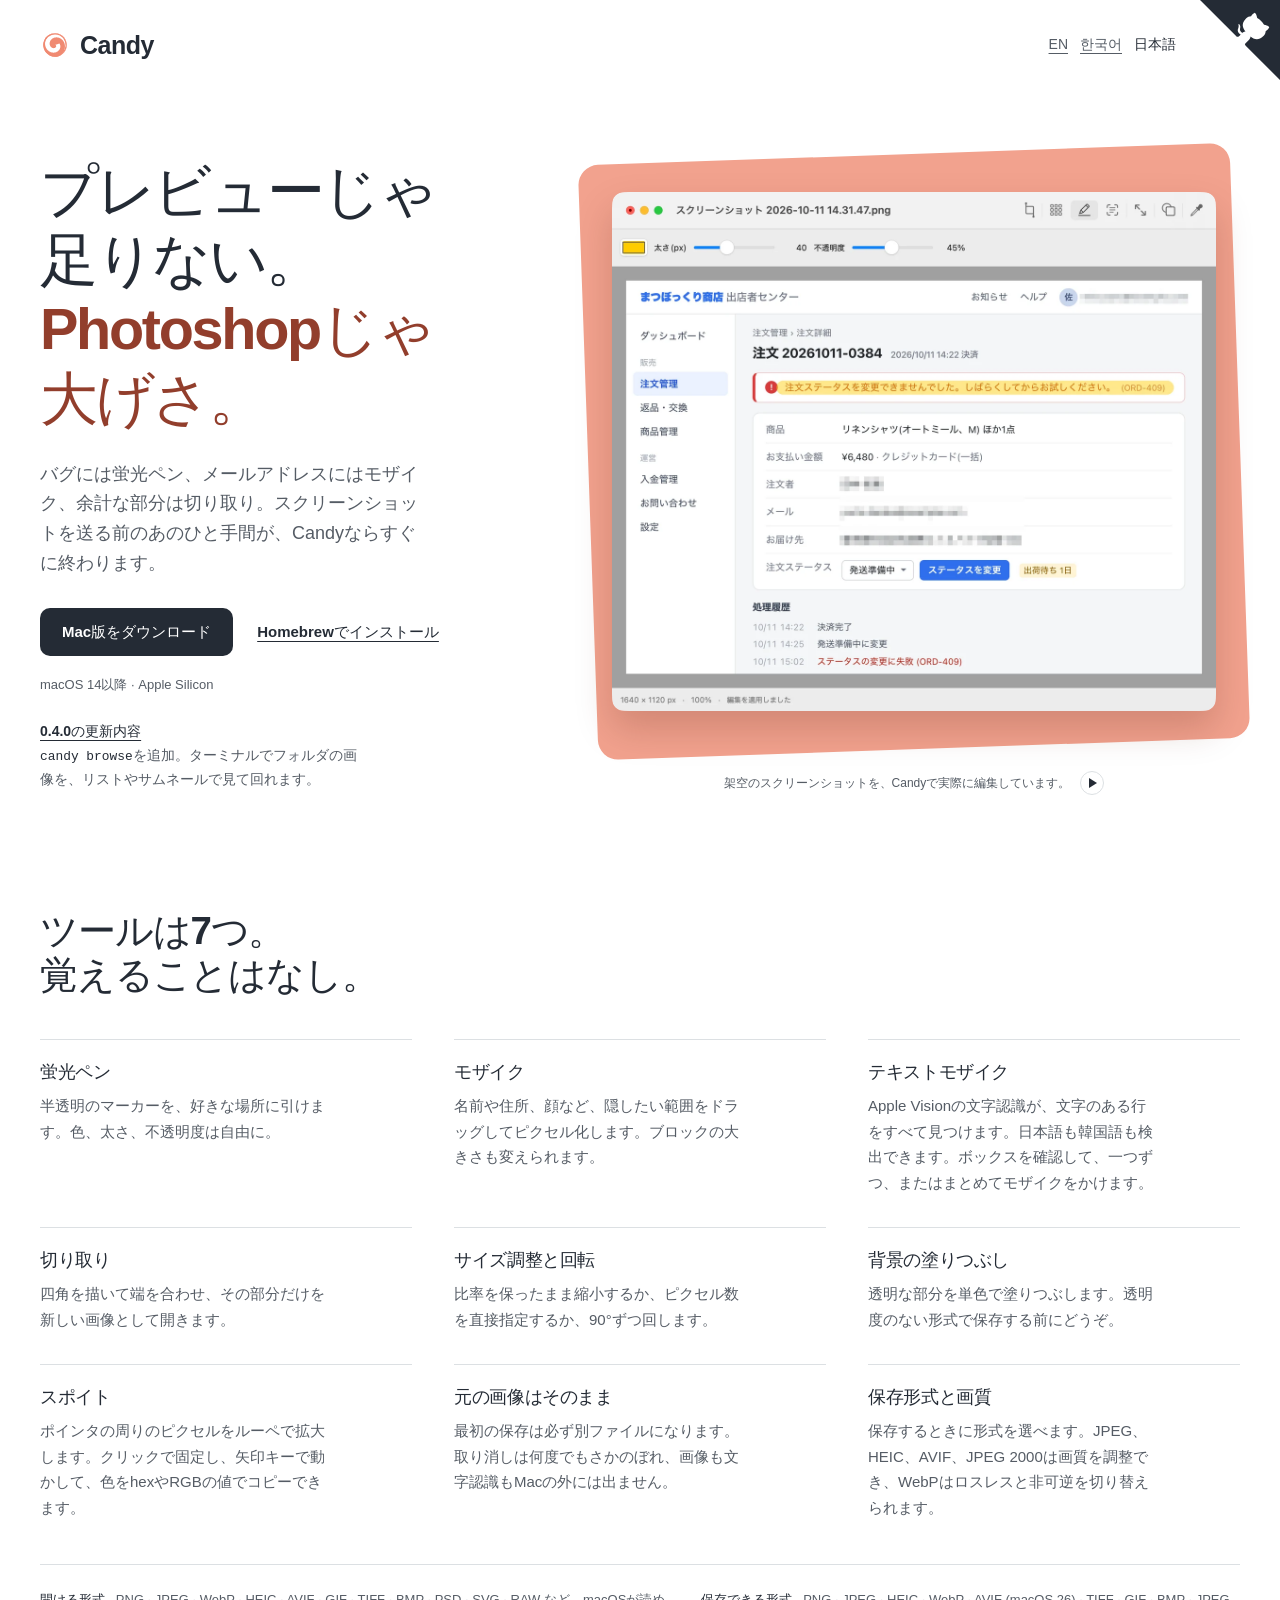
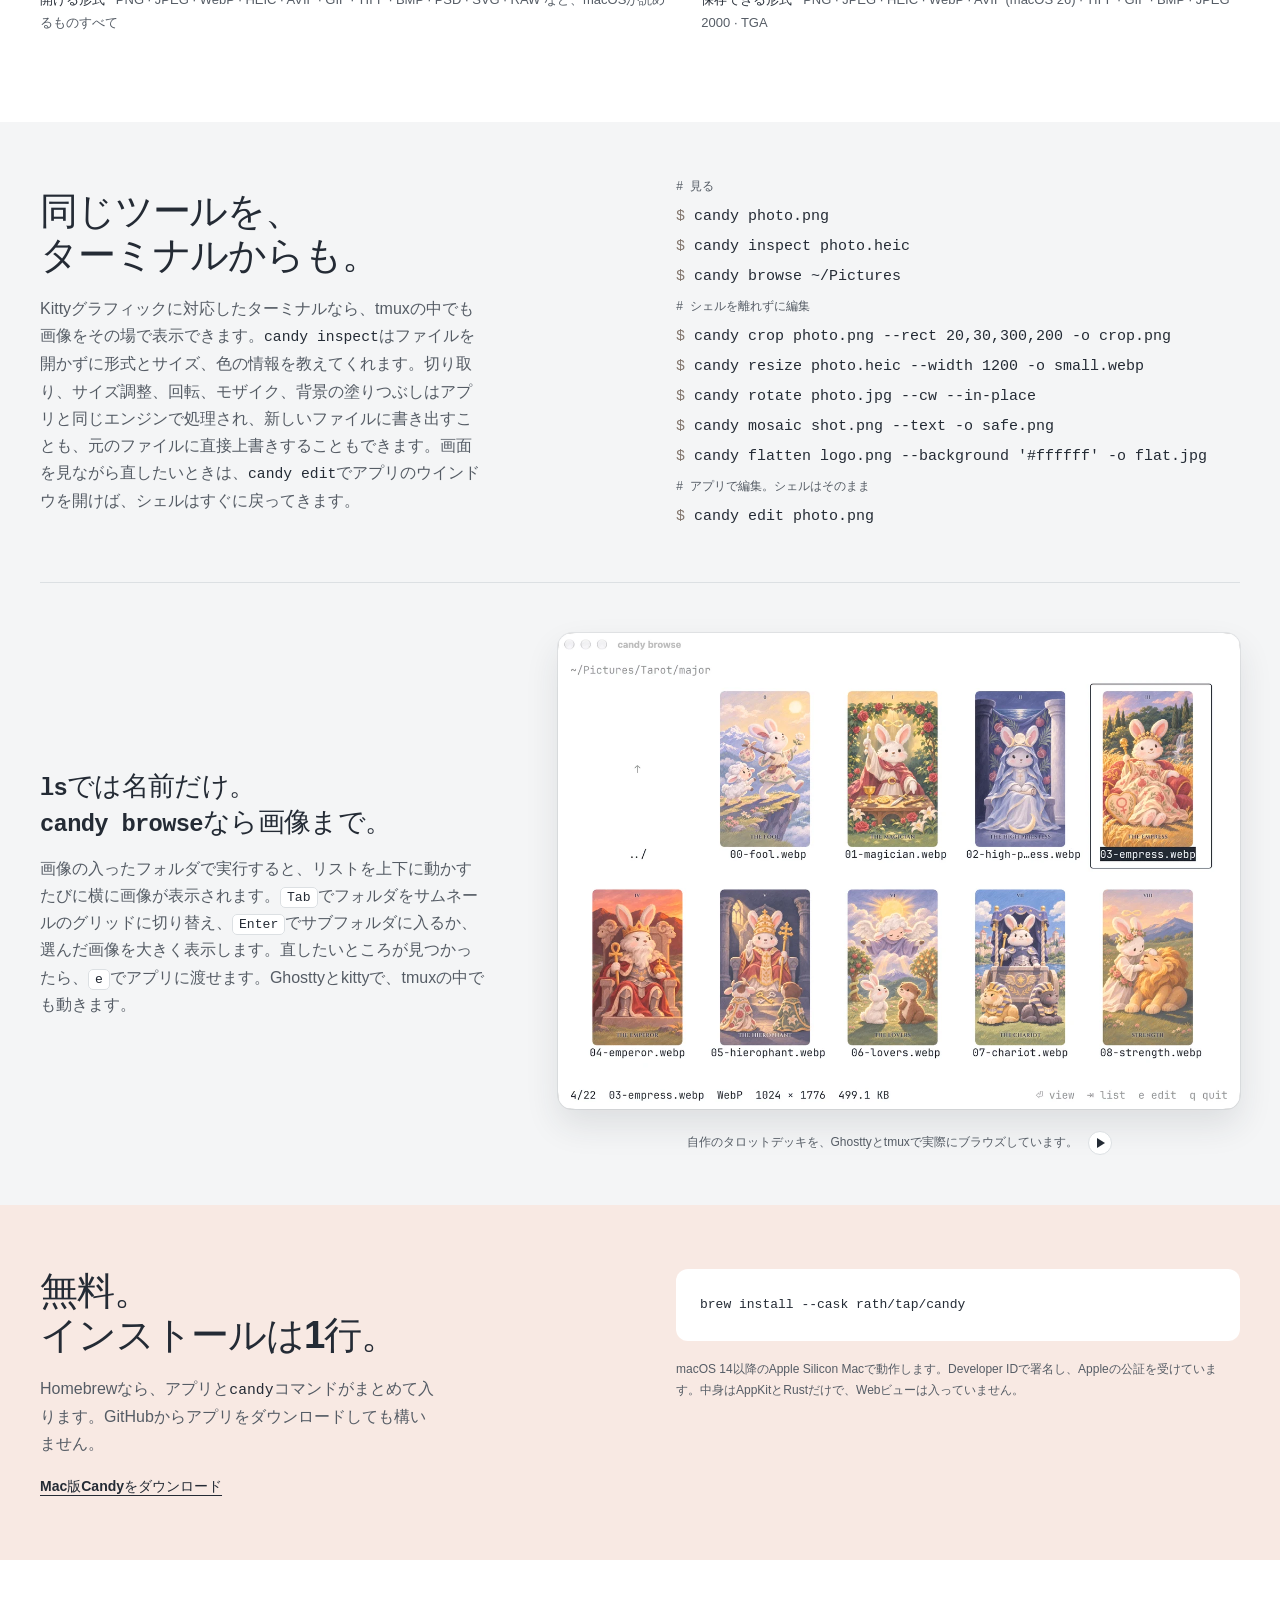
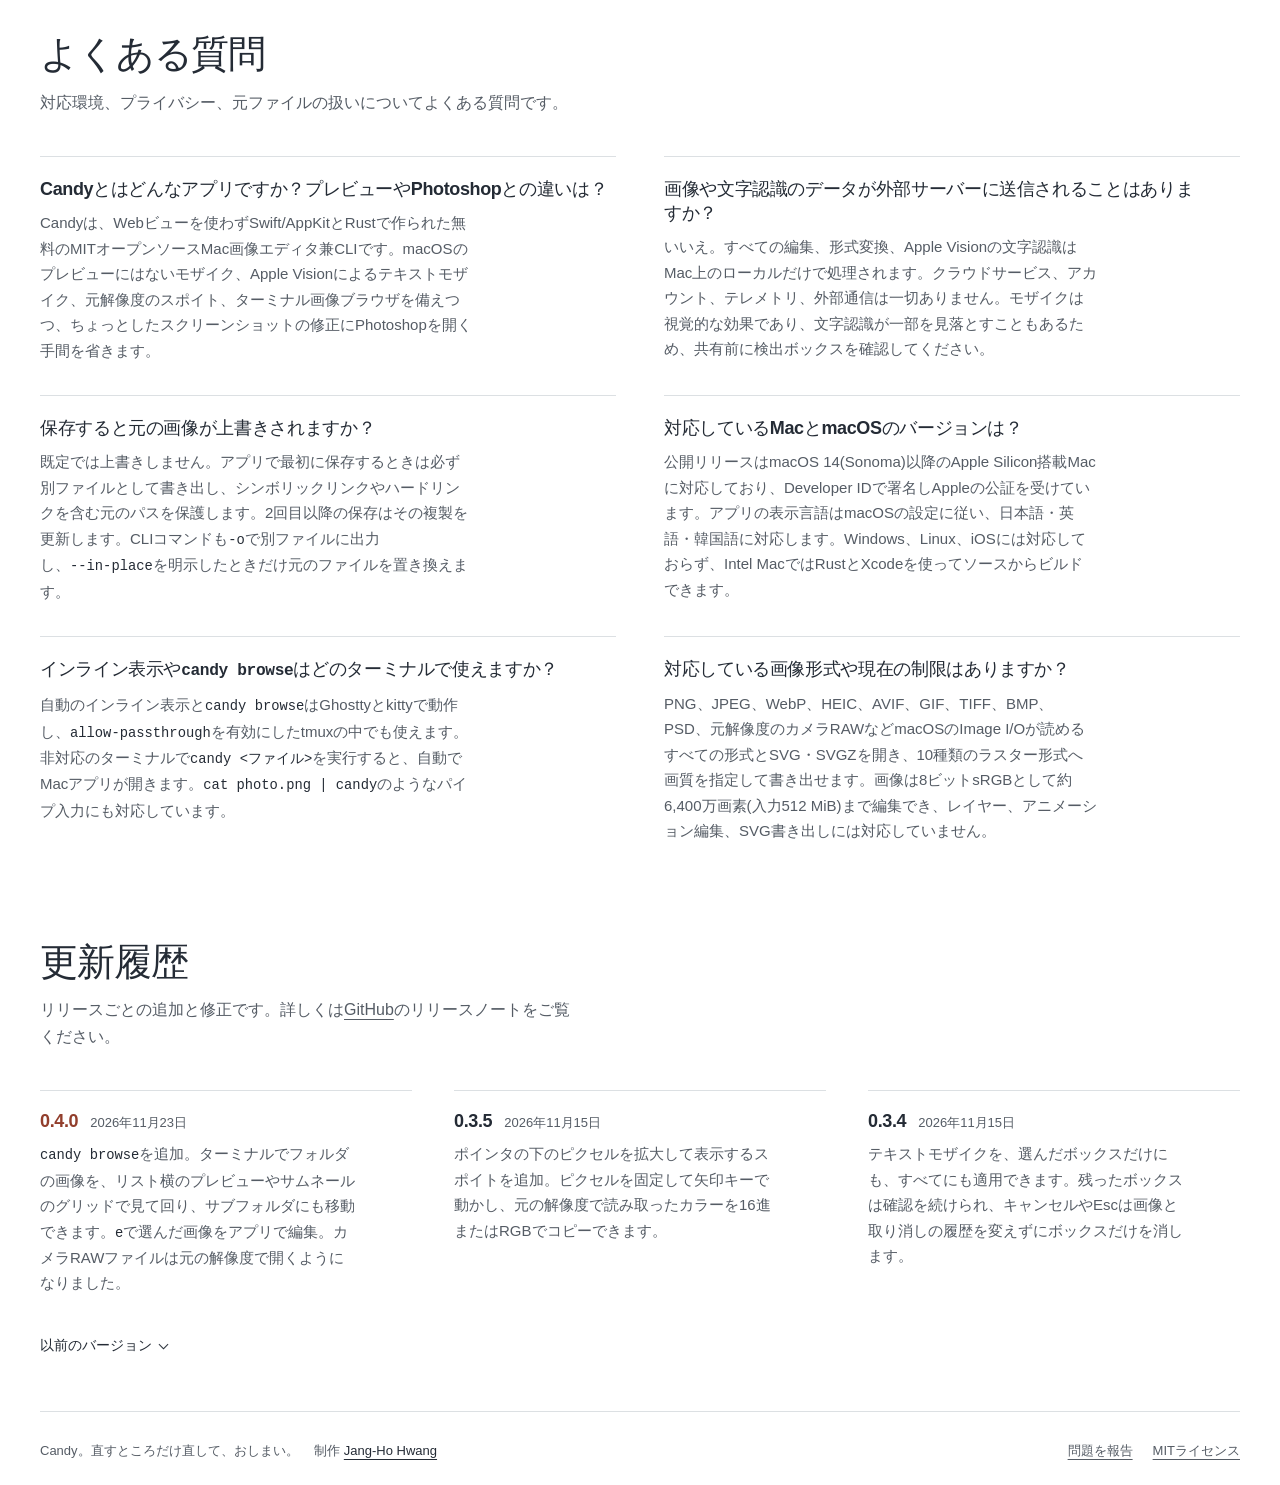
<file: site/ja/index.html>
<!doctype html>
<html lang="ja">
  <head>
    <meta charset="utf-8" />
    <meta name="viewport" content="width=device-width,initial-scale=1" />
    <title>Candy — 蛍光ペンとモザイクがすぐ使える、Mac用の無料画像エディタ</title>
    <meta name="description" content="Mac用の無料ネイティブ画像エディタとCLI。蛍光ペン、モザイク、テキストモザイク、切り取り、スポイト、ターミナル画像閲覧までローカルで完結し、元の画像はそのまま残ります。" />
    <meta name="application-name" content="Candy" />
    <meta name="author" content="Jang-Ho Hwang" />
    <meta name="robots" content="index, follow, max-image-preview:large, max-snippet:-1, max-video-preview:-1" />
    <link rel="canonical" href="https://candy.told.me/ja/" />
    <link rel="alternate" hreflang="en" href="https://candy.told.me/" />
    <link rel="alternate" hreflang="ko" href="https://candy.told.me/ko/" />
    <link rel="alternate" hreflang="ja" href="https://candy.told.me/ja/" />
    <link rel="alternate" hreflang="x-default" href="https://candy.told.me/" />
    <link rel="alternate" type="text/plain" title="LLM向け概要ドキュメント" href="https://candy.told.me/llms.txt" />
    <meta property="og:type" content="website" />
    <meta property="og:site_name" content="Candy" />
    <meta property="og:title" content="Candy — 蛍光ペンとモザイクがすぐ使える、Mac用の無料画像エディタ" />
    <meta property="og:description" content="Mac用の無料ネイティブ画像エディタとCLI。蛍光ペン、モザイク、テキストモザイク、切り取り、スポイト、ターミナル画像閲覧までローカルで完結し、元の画像はそのまま残ります。" />
    <meta property="og:url" content="https://candy.told.me/ja/" />
    <meta property="og:locale" content="ja_JP" />
    <meta property="og:locale:alternate" content="en_US" />
    <meta property="og:locale:alternate" content="ko_KR" />
    <meta property="og:image" content="https://candy.told.me/assets/og-ja.png" />
    <meta property="og:image:secure_url" content="https://candy.told.me/assets/og-ja.png" />
    <meta property="og:image:type" content="image/png" />
    <meta property="og:image:width" content="1200" />
    <meta property="og:image:height" content="630" />
    <meta property="og:image:alt" content="Candy：プレビューじゃ足りない。Photoshopじゃ大げさ。注文画面のエラーメッセージに蛍光ペンを引き、顧客情報をモザイクで隠したCandyの編集画面。" />
    <meta name="twitter:card" content="summary_large_image" />
    <meta name="twitter:title" content="Candy — 蛍光ペンとモザイクがすぐ使える、Mac用の無料画像エディタ" />
    <meta name="twitter:description" content="Mac用の無料ネイティブ画像エディタとCLI。蛍光ペン、モザイク、テキストモザイク、切り取り、スポイト、ターミナル画像閲覧までローカルで完結し、元の画像はそのまま残ります。" />
    <meta name="twitter:image" content="https://candy.told.me/assets/og-ja.png" />
    <meta name="twitter:image:alt" content="Candy：プレビューじゃ足りない。Photoshopじゃ大げさ。注文画面のエラーメッセージに蛍光ペンを引き、顧客情報をモザイクで隠したCandyの編集画面。" />
    <meta name="theme-color" content="#f2a28e" />
    <link rel="icon" href="../assets/favicon.svg" type="image/svg+xml" />
    <link rel="icon" href="../assets/favicon-48.png" sizes="48x48" type="image/png" />
    <link rel="apple-touch-icon" href="../assets/apple-touch-icon.png" sizes="180x180" />
    <link rel="preload" as="image" href="../assets/candy-editor-ja.webp" type="image/webp" fetchpriority="high" />
    <link rel="stylesheet" href="../assets/style.css" />
    <script type="application/ld+json">
    {
      "@context": "https://schema.org",
      "@graph": [
        {
          "@type": "Person",
          "@id": "https://xrath.com/#person",
          "name": "Jang-Ho Hwang",
          "alternateName": "황장호",
          "url": "https://xrath.com",
          "sameAs": [
            "https://github.com/rath"
          ]
        },
        {
          "@type": "WebSite",
          "@id": "https://candy.told.me/#website",
          "url": "https://candy.told.me/",
          "name": "Candy",
          "description": "Mac用の無料ネイティブ画像エディタ兼ターミナルCLI、Candyの公式サイトです。",
          "inLanguage": [
            "en",
            "ko",
            "ja"
          ],
          "publisher": {
            "@id": "https://xrath.com/#person"
          }
        },
        {
          "@type": "WebPage",
          "@id": "https://candy.told.me/ja/#webpage",
          "url": "https://candy.told.me/ja/",
          "name": "Candy — 蛍光ペンとモザイクがすぐ使える、Mac用の無料画像エディタ",
          "description": "Mac用の無料ネイティブ画像エディタとCLI。蛍光ペン、モザイク、テキストモザイク、切り取り、スポイト、ターミナル画像閲覧までローカルで完結し、元の画像はそのまま残ります。",
          "inLanguage": "ja",
          "datePublished": "2026-10-13",
          "dateModified": "2026-11-23",
          "isPartOf": {
            "@id": "https://candy.told.me/#website"
          },
          "about": {
            "@id": "https://candy.told.me/#app"
          },
          "mainEntity": {
            "@id": "https://candy.told.me/#app"
          },
          "hasPart": [
            {
              "@id": "https://candy.told.me/ja/#editor-demo"
            },
            {
              "@id": "https://candy.told.me/ja/#browse-demo"
            },
            {
              "@id": "https://candy.told.me/ja/#faq"
            }
          ],
          "primaryImageOfPage": {
            "@type": "ImageObject",
            "url": "https://candy.told.me/assets/og-ja.png",
            "width": 1200,
            "height": 630
          }
        },
        {
          "@type": "SoftwareApplication",
          "@id": "https://candy.told.me/#app",
          "name": "Candy",
          "alternateName": [
            "Candy.app",
            "candy CLI"
          ],
          "url": "https://candy.told.me/",
          "description": "Mac用の無料ネイティブ画像エディタとCLI。蛍光ペン、モザイク、テキストモザイク、切り取り、スポイト、ターミナル画像閲覧までローカルで完結し、元の画像はそのまま残ります。",
          "applicationCategory": "MultimediaApplication",
          "applicationSubCategory": "画像エディタ",
          "operatingSystem": "macOS 14.0 or later",
          "processorRequirements": "Apple Silicon (arm64)",
          "softwareRequirements": "macOS 14(Sonoma)以降、Apple Silicon搭載Mac",
          "softwareVersion": "0.4.0",
          "datePublished": "2026-10-11",
          "dateModified": "2026-11-23",
          "releaseNotes": "https://github.com/rath/candy/releases/tag/v0.4.0",
          "downloadUrl": "https://github.com/rath/candy/releases/download/v0.4.0/Candy-0.4.0-macos-arm64.zip",
          "installUrl": "https://candy.told.me/ja/#get",
          "sameAs": [
            "https://github.com/rath/candy"
          ],
          "license": "https://github.com/rath/candy/blob/main/LICENSE",
          "isAccessibleForFree": true,
          "inLanguage": [
            "en",
            "ko",
            "ja"
          ],
          "author": {
            "@id": "https://xrath.com/#person"
          },
          "image": {
            "@type": "ImageObject",
            "url": "https://candy.told.me/assets/app-icon.png",
            "width": 256,
            "height": 256
          },
          "screenshot": [
            {
              "@type": "ImageObject",
              "url": "https://candy.told.me/assets/candy-editor-ja.png",
              "width": 1280,
              "height": 1100,
              "caption": "注文画面を開いたCandy。エラーメッセージに蛍光ペンが引かれ、顧客情報はモザイクで隠されています"
            },
            {
              "@type": "ImageObject",
              "url": "https://candy.told.me/assets/candy-browse.webp",
              "width": 1280,
              "height": 894,
              "caption": "ターミナルウインドウのcandy browse。タロットカードのフォルダがサムネールのグリッドで表示され、1枚が選択されています"
            }
          ],
          "featureList": [
            "色・太さ・不透明度を調整できる半透明の蛍光ペン",
            "ブロックの大きさを調整できる範囲モザイク",
            "ローカルのApple Vision文字認識によるテキストモザイク(日本語・英語・韓国語対応)",
            "矩形の切り取りと新しいタブへの抽出",
            "比率を保ったサイズ調整・ピクセル指定と90°回転",
            "透明部分の単色塗りつぶし",
            "11x11ルーペとピクセル固定・hex/RGBコピーを備えた元解像度スポイト",
            "最初の保存で別ファイルを作成し元のパスを保護する安全な保存",
            "JPEG・HEIC・AVIF・JPEG 2000の画質調整とWebPのロスレス・非可逆切り替え",
            "Ghostty・kitty・tmuxでのインライン画像表示とcandy browseターミナル画像ブラウザ",
            "アプリと同じRustエンジンを使うCLIコマンド(inspect, crop, resize, rotate, mosaic, flatten, edit)"
          ],
          "offers": {
            "@type": "Offer",
            "price": "0",
            "priceCurrency": "USD",
            "availability": "https://schema.org/InStock"
          }
        },
        {
          "@type": "SoftwareSourceCode",
          "@id": "https://candy.told.me/#source",
          "name": "Candy",
          "url": "https://github.com/rath/candy",
          "codeRepository": "https://github.com/rath/candy",
          "programmingLanguage": [
            "Swift",
            "Rust"
          ],
          "runtimePlatform": "macOS 14+ (Apple Silicon)",
          "license": "https://github.com/rath/candy/blob/main/LICENSE",
          "author": {
            "@id": "https://xrath.com/#person"
          },
          "targetProduct": {
            "@id": "https://candy.told.me/#app"
          }
        },
        {
          "@type": "VideoObject",
          "@id": "https://candy.told.me/ja/#editor-demo",
          "name": "Candy Mac画像エディタデモ",
          "description": "Candyで架空のスクリーンショット3枚を順に編集する様子。注文画面、グループチャット、スプレッドシートで、個人情報をモザイクで隠し、大事な行に蛍光ペンを引き、グループチャットではスポイトで色を読み取ります。",
          "thumbnailUrl": "https://candy.told.me/assets/candy-editor-ja.png",
          "contentUrl": "https://candy.told.me/assets/candy-demo-ja.mp4",
          "encodingFormat": "video/mp4",
          "width": 1280,
          "height": 1100,
          "duration": "PT26S",
          "uploadDate": "2026-11-18T00:00:00Z",
          "inLanguage": "ja",
          "isFamilyFriendly": true
        },
        {
          "@type": "VideoObject",
          "@id": "https://candy.told.me/ja/#browse-demo",
          "name": "candy browse ターミナル画像ブラウザデモ",
          "description": "ターミナルでcandy browseを実行している様子。タロットカードのフォルダがリストとプレビューで開き、サムネールのグリッドに切り替わり、カードを1枚ずつ大きく表示してから別のフォルダに移ります。",
          "thumbnailUrl": "https://candy.told.me/assets/candy-browse.webp",
          "contentUrl": "https://candy.told.me/assets/candy-browse.mp4",
          "encodingFormat": "video/mp4",
          "width": 1280,
          "height": 894,
          "duration": "PT24S",
          "uploadDate": "2026-11-23T00:00:00Z",
          "inLanguage": "en",
          "isFamilyFriendly": true
        },
        {
          "@type": "FAQPage",
          "@id": "https://candy.told.me/ja/#faq",
          "url": "https://candy.told.me/ja/#faq",
          "inLanguage": "ja",
          "isPartOf": {
            "@id": "https://candy.told.me/ja/#webpage"
          },
          "mainEntity": [
            {
              "@type": "Question",
              "name": "Candyとはどんなアプリですか？プレビューやPhotoshopとの違いは？",
              "acceptedAnswer": {
                "@type": "Answer",
                "text": "Candyは、Webビューを使わずSwift/AppKitとRustで作られた無料のMITオープンソースMac画像エディタ兼CLIです。macOSのプレビューにはないモザイク、Apple Visionによるテキストモザイク、元解像度のスポイト、ターミナル画像ブラウザを備えつつ、ちょっとしたスクリーンショットの修正にPhotoshopを開く手間を省きます。"
              }
            },
            {
              "@type": "Question",
              "name": "画像や文字認識のデータが外部サーバーに送信されることはありますか？",
              "acceptedAnswer": {
                "@type": "Answer",
                "text": "いいえ。すべての編集、形式変換、Apple Visionの文字認識はMac上のローカルだけで処理されます。クラウドサービス、アカウント、テレメトリ、外部通信は一切ありません。モザイクは視覚的な効果であり、文字認識が一部を見落とすこともあるため、共有前に検出ボックスを確認してください。"
              }
            },
            {
              "@type": "Question",
              "name": "保存すると元の画像が上書きされますか？",
              "acceptedAnswer": {
                "@type": "Answer",
                "text": "既定では上書きしません。アプリで最初に保存するときは必ず別ファイルとして書き出し、シンボリックリンクやハードリンクを含む元のパスを保護します。2回目以降の保存はその複製を更新します。CLIコマンドも-oで別ファイルに出力し、--in-placeを明示したときだけ元のファイルを置き換えます。"
              }
            },
            {
              "@type": "Question",
              "name": "対応しているMacとmacOSのバージョンは？",
              "acceptedAnswer": {
                "@type": "Answer",
                "text": "公開リリースはmacOS 14(Sonoma)以降のApple Silicon搭載Macに対応しており、Developer IDで署名しAppleの公証を受けています。アプリの表示言語はmacOSの設定に従い、日本語・英語・韓国語に対応します。Windows、Linux、iOSには対応しておらず、Intel MacではRustとXcodeを使ってソースからビルドできます。"
              }
            },
            {
              "@type": "Question",
              "name": "インライン表示やcandy browseはどのターミナルで使えますか？",
              "acceptedAnswer": {
                "@type": "Answer",
                "text": "自動のインライン表示とcandy browseはGhosttyとkittyで動作し、allow-passthroughを有効にしたtmuxの中でも使えます。非対応のターミナルでcandy <ファイル>を実行すると、自動でMacアプリが開きます。cat photo.png | candyのようなパイプ入力にも対応しています。"
              }
            },
            {
              "@type": "Question",
              "name": "対応している画像形式や現在の制限はありますか？",
              "acceptedAnswer": {
                "@type": "Answer",
                "text": "PNG、JPEG、WebP、HEIC、AVIF、GIF、TIFF、BMP、PSD、元解像度のカメラRAWなどmacOSのImage I/Oが読めるすべての形式とSVG・SVGZを開き、10種類のラスター形式へ画質を指定して書き出せます。画像は8ビットsRGBとして約6,400万画素(入力512 MiB)まで編集でき、レイヤー、アニメーション編集、SVG書き出しには対応していません。"
              }
            }
          ]
        }
      ]
    }
    </script>
  </head>
  <body>
    <a class="skip" href="#main">本文へ移動</a>
    <header class="wrap">
      <a class="brand" href="../ja/"
        ><img
          class="mark"
          src="../assets/mark.svg"
          alt=""
          width="30"
          height="30"
        /><span class="name">Candy</span></a
      >
      <nav aria-label="言語とリンク">
        <div class="languages">
          <a href="../" lang="en" hreflang="en">EN</a
          ><a href="../ko/" lang="ko" hreflang="ko">한국어</a
          ><a href="../ja/" lang="ja" hreflang="ja" aria-current="page"
            >日本語</a
          >
        </div>
      </nav>
    </header>
    <a class="github-corner" href="https://github.com/rath/candy" aria-label="GitHubでCandyを見る"
      ><svg viewBox="0 0 250 250" aria-hidden="true"><path d="M0,0 L115,115 L130,115 L142,142 L250,250 L250,0 Z" /><path class="octo-arm" d="M128.3,109.0 C113.8,99.7 119.0,89.6 119.0,89.6 C122.0,82.7 120.5,78.6 120.5,78.6 C119.2,72.0 123.4,76.3 123.4,76.3 C127.3,80.9 125.5,87.3 125.5,87.3 C122.9,97.6 130.6,101.9 134.4,103.2" /><path class="octo-body" d="M115.0,115.0 C114.9,115.1 118.7,116.5 119.8,115.4 L133.7,101.6 C136.9,99.2 139.9,98.4 142.2,98.6 C133.8,88.0 127.5,74.4 143.8,58.0 C148.5,53.4 154.0,51.2 159.7,51.0 C160.3,49.4 163.2,43.6 171.4,40.1 C171.4,40.1 176.1,42.5 178.8,56.2 C183.1,58.6 187.2,61.8 190.9,65.4 C194.5,69.0 197.7,73.2 200.1,77.6 C213.8,80.2 216.3,84.9 216.3,84.9 C212.7,93.1 206.9,96.0 205.4,96.6 C205.1,102.4 203.0,107.8 198.3,112.5 C181.9,128.9 168.3,122.5 157.7,114.1 C157.9,116.9 156.7,120.9 152.7,124.9 L141.0,136.5 C139.8,137.7 141.6,141.9 141.8,141.8 Z" /></svg></a
    >
    <main id="main">
      <section class="hero wrap" aria-labelledby="hero-title">
        <div>
          <h1 id="hero-title">
            プレビューじゃ<wbr />足りない。<br /><span>Photoshopじゃ<wbr />大げさ。</span>
          </h1>
          <p class="intro">
            バグには蛍光ペン、メールアドレスにはモザイク、余計な部分は切り取り。スクリーンショットを送る前のあのひと手間が、Candyならすぐに終わります。
          </p>
          <div class="actions">
            <a class="button" href="https://github.com/rath/candy/releases/download/v0.4.0/Candy-0.4.0-macos-arm64.zip"
              >Mac版をダウンロード</a
            ><a class="text-link" href="#get">Homebrewでインストール</a>
          </div>
          <p class="requirement">macOS 14以降 · Apple Silicon</p>
          <p class="release-note">
            <a href="https://github.com/rath/candy/releases/tag/v0.4.0">0.4.0の更新内容</a><br />
            <code>candy browse</code>を追加。ターミナルでフォルダの画像を、リストやサムネールで見て回れます。
          </p>
        </div>
        <figure class="hero-visual">
          <div class="stage">
            <video
              class="demo"
              autoplay
              muted
              loop
              playsinline
              width="1280"
              height="1100"
              data-play="編集デモを再生"
              data-pause="編集デモを一時停止"
              poster="../assets/candy-editor-ja.webp"
              aria-label="Candyで架空のスクリーンショット3枚を順に編集する様子。注文画面、グループチャット、スプレッドシートで、個人情報をモザイクで隠し、大事な行に蛍光ペンを引き、グループチャットではスポイトで色を読み取ります。"
            >
              <source src="../assets/candy-demo-ja.mp4" type="video/mp4" />
            </video>
            <picture class="still">
              <source srcset="../assets/candy-editor-ja.webp" type="image/webp" />
              <img
                src="../assets/candy-editor-ja.png"
                width="1280"
                height="1100"
                loading="lazy"
                alt="注文画面を開いたCandy。エラーメッセージに蛍光ペンが引かれ、顧客情報はモザイクで隠されています"
              />
            </picture>
          </div>
          <figcaption>
            架空のスクリーンショットを、Candyで実際に編集しています。
          </figcaption>
        </figure>
      </section>
      <section id="features" class="features wrap" aria-labelledby="features-title">
        <h2 id="features-title">ツールは7つ。<br />覚えることはなし。</h2>
        <div class="feature-grid">
          <article>
            <h3>蛍光ペン</h3>
            <p>
              半透明のマーカーを、好きな場所に引けます。色、太さ、不透明度は自由に。
            </p>
          </article>
          <article>
            <h3>モザイク</h3>
            <p>
              名前や住所、顔など、隠したい範囲をドラッグしてピクセル化します。ブロックの大きさも変えられます。
            </p>
          </article>
          <article>
            <h3>テキストモザイク</h3>
            <p>
              Apple Visionの文字認識が、文字のある行をすべて見つけます。日本語も韓国語も検出できます。ボックスを確認して、一つずつ、またはまとめてモザイクをかけます。
            </p>
          </article>
          <article>
            <h3>切り取り</h3>
            <p>
              四角を描いて端を合わせ、その部分だけを新しい画像として開きます。
            </p>
          </article>
          <article>
            <h3>サイズ調整と回転</h3>
            <p>
              比率を保ったまま縮小するか、ピクセル数を直接指定するか、90°ずつ回します。
            </p>
          </article>
          <article>
            <h3>背景の塗りつぶし</h3>
            <p>
              透明な部分を単色で塗りつぶします。透明度のない形式で保存する前にどうぞ。
            </p>
          </article>
          <article>
            <h3>スポイト</h3>
            <p>
              ポインタの周りのピクセルをルーペで拡大します。クリックで固定し、矢印キーで動かして、色をhexやRGBの値でコピーできます。
            </p>
          </article>
          <article>
            <h3>元の画像はそのまま</h3>
            <p>
              最初の保存は必ず別ファイルになります。取り消しは何度でもさかのぼれ、画像も文字認識もMacの外には出ません。
            </p>
          </article>
          <article>
            <h3>保存形式と画質</h3>
            <p>
              保存するときに形式を選べます。JPEG、HEIC、AVIF、JPEG 2000は画質を調整でき、WebPはロスレスと非可逆を切り替えられます。
            </p>
          </article>
        </div>
        <div class="formats">
          <p><strong>開ける形式</strong> &nbsp; PNG · JPEG · WebP · HEIC · AVIF · GIF · TIFF · BMP · PSD · SVG · RAW など、macOSが読めるものすべて</p>
          <p><strong>保存できる形式</strong> &nbsp; PNG · JPEG · HEIC · WebP · AVIF (macOS 26) · TIFF · GIF · BMP · JPEG 2000 · TGA</p>
        </div>
      </section>
      <section id="terminal" class="terminal-section" aria-labelledby="terminal-title">
        <div class="wrap terminal-grid">
          <div>
            <h2 id="terminal-title">
              同じツールを、<br />ターミナルからも。
            </h2>
            <p>
              Kittyグラフィックに対応したターミナルなら、tmuxの中でも画像をその場で表示できます。<code>candy inspect</code>はファイルを開かずに形式とサイズ、色の情報を教えてくれます。切り取り、サイズ調整、回転、モザイク、背景の塗りつぶしはアプリと同じエンジンで処理され、新しいファイルに書き出すことも、元のファイルに直接上書きすることもできます。画面を見ながら直したいときは、<code>candy edit</code>でアプリのウインドウを開けば、シェルはすぐに戻ってきます。
            </p>
          </div>
          <pre
            class="commands"
          ><code><span class="comment"># 見る</span>
<span class="prompt" aria-hidden="true">$ </span>candy photo.png
<span class="prompt" aria-hidden="true">$ </span>candy inspect photo.heic
<span class="prompt" aria-hidden="true">$ </span>candy browse ~/Pictures
<span class="comment"># シェルを離れずに編集</span>
<span class="prompt" aria-hidden="true">$ </span>candy crop photo.png --rect 20,30,300,200 -o crop.png
<span class="prompt" aria-hidden="true">$ </span>candy resize photo.heic --width 1200 -o small.webp
<span class="prompt" aria-hidden="true">$ </span>candy rotate photo.jpg --cw --in-place
<span class="prompt" aria-hidden="true">$ </span>candy mosaic shot.png --text -o safe.png
<span class="prompt" aria-hidden="true">$ </span>candy flatten logo.png --background '#ffffff' -o flat.jpg
<span class="comment"># アプリで編集。シェルはそのまま</span>
<span class="prompt" aria-hidden="true">$ </span>candy edit photo.png</code></pre>
        </div>
        <div id="browse" class="wrap browse-grid">
          <div>
            <h3>
              <code>ls</code>では名前だけ。<br /><code>candy browse</code>なら画像まで。
            </h3>
            <p>
              画像の入ったフォルダで実行すると、リストを上下に動かすたびに横に画像が表示されます。<kbd>Tab</kbd>でフォルダをサムネールのグリッドに切り替え、<kbd>Enter</kbd>でサブフォルダに入るか、選んだ画像を大きく表示します。直したいところが見つかったら、<kbd>e</kbd>でアプリに渡せます。Ghosttyとkittyで、tmuxの中でも動きます。
            </p>
          </div>
          <figure class="browse-visual">
            <div class="window">
              <video
                class="demo"
                muted
                loop
                playsinline
                preload="none"
                width="1280"
                height="894"
                data-play="ターミナルデモを再生"
                data-pause="ターミナルデモを一時停止"
                poster="../assets/candy-browse.webp"
                aria-label="ターミナルでcandy browseを実行している様子。タロットカードのフォルダがリストとプレビューで開き、サムネールのグリッドに切り替わり、カードを1枚ずつ大きく表示してから別のフォルダに移ります。"
              >
                <source src="../assets/candy-browse.mp4" type="video/mp4" />
              </video>
              <img
                class="still"
                src="../assets/candy-browse.webp"
                width="1280"
                height="894"
                loading="lazy"
                alt="ターミナルウインドウのcandy browse。タロットカードのフォルダがサムネールのグリッドで表示され、1枚が選択されています"
              />
            </div>
            <figcaption>
              自作のタロットデッキを、Ghosttyとtmuxで実際にブラウズしています。
            </figcaption>
          </figure>
        </div>
      </section>
      <section id="get" class="get" aria-labelledby="get-title">
        <div class="wrap get-grid">
          <div>
            <h2 id="get-title">無料。<br />インストールは1行。</h2>
            <p>
              Homebrewなら、アプリと<code>candy</code>コマンドがまとめて入ります。GitHubからアプリをダウンロードしても構いません。
            </p>
            <a
              class="text-link"
              href="https://github.com/rath/candy/releases/download/v0.4.0/Candy-0.4.0-macos-arm64.zip"
              >Mac版Candyをダウンロード</a
            >
          </div>
          <div>
            <div class="build">
              <pre><code>brew install --cask rath/tap/candy</code></pre>
            </div>
            <p class="build-note">
              macOS 14以降のApple Silicon Macで動作します。Developer IDで署名し、Appleの公証を受けています。中身はAppKitとRustだけで、Webビューは入っていません。
            </p>
          </div>
        </div>
      </section>
      <section id="faq" class="faq" aria-labelledby="faq-title">
        <div class="wrap">
          <div class="faq-head">
            <h2 id="faq-title">よくある質問</h2>
            <p>対応環境、プライバシー、元ファイルの扱いについてよくある質問です。</p>
          </div>
          <div class="faq-grid">
            <article>
              <h3>Candyとはどんなアプリですか？プレビューやPhotoshopとの違いは？</h3>
              <p>Candyは、Webビューを使わずSwift/AppKitとRustで作られた無料のMITオープンソースMac画像エディタ兼CLIです。macOSのプレビューにはないモザイク、Apple Visionによるテキストモザイク、元解像度のスポイト、ターミナル画像ブラウザを備えつつ、ちょっとしたスクリーンショットの修正にPhotoshopを開く手間を省きます。</p>
            </article>
            <article>
              <h3>画像や文字認識のデータが外部サーバーに送信されることはありますか？</h3>
              <p>いいえ。すべての編集、形式変換、Apple Visionの文字認識はMac上のローカルだけで処理されます。クラウドサービス、アカウント、テレメトリ、外部通信は一切ありません。モザイクは視覚的な効果であり、文字認識が一部を見落とすこともあるため、共有前に検出ボックスを確認してください。</p>
            </article>
            <article>
              <h3>保存すると元の画像が上書きされますか？</h3>
              <p>既定では上書きしません。アプリで最初に保存するときは必ず別ファイルとして書き出し、シンボリックリンクやハードリンクを含む元のパスを保護します。2回目以降の保存はその複製を更新します。CLIコマンドも<code>-o</code>で別ファイルに出力し、<code>--in-place</code>を明示したときだけ元のファイルを置き換えます。</p>
            </article>
            <article>
              <h3>対応しているMacとmacOSのバージョンは？</h3>
              <p>公開リリースはmacOS 14(Sonoma)以降のApple Silicon搭載Macに対応しており、Developer IDで署名しAppleの公証を受けています。アプリの表示言語はmacOSの設定に従い、日本語・英語・韓国語に対応します。Windows、Linux、iOSには対応しておらず、Intel MacではRustとXcodeを使ってソースからビルドできます。</p>
            </article>
            <article>
              <h3>インライン表示や<code>candy browse</code>はどのターミナルで使えますか？</h3>
              <p>自動のインライン表示と<code>candy browse</code>はGhosttyとkittyで動作し、<code>allow-passthrough</code>を有効にしたtmuxの中でも使えます。非対応のターミナルで<code>candy &lt;ファイル&gt;</code>を実行すると、自動でMacアプリが開きます。<code>cat photo.png | candy</code>のようなパイプ入力にも対応しています。</p>
            </article>
            <article>
              <h3>対応している画像形式や現在の制限はありますか？</h3>
              <p>PNG、JPEG、WebP、HEIC、AVIF、GIF、TIFF、BMP、PSD、元解像度のカメラRAWなどmacOSのImage I/Oが読めるすべての形式とSVG・SVGZを開き、10種類のラスター形式へ画質を指定して書き出せます。画像は8ビットsRGBとして約6,400万画素(入力512 MiB)まで編集でき、レイヤー、アニメーション編集、SVG書き出しには対応していません。</p>
            </article>
          </div>
        </div>
      </section>
      <section id="changelog" class="changes" aria-labelledby="changes-title">
        <div class="wrap">
          <div class="changes-head">
            <h2 id="changes-title">更新履歴</h2>
            <p>
              リリースごとの追加と修正です。詳しくは<a href="https://github.com/rath/candy/releases">GitHub</a>のリリースノートをご覧ください。
            </p>
          </div>
          <ol class="changelog">
            <li>
              <a class="version" href="https://github.com/rath/candy/releases/tag/v0.4.0">0.4.0</a>
              <time datetime="2026-11-23">2026年11月23日</time>
              <p><code>candy browse</code>を追加。ターミナルでフォルダの画像を、リスト横のプレビューやサムネールのグリッドで見て回り、サブフォルダにも移動できます。<code>e</code>で選んだ画像をアプリで編集。カメラRAWファイルは元の解像度で開くようになりました。</p>
            </li>
            <li>
              <a class="version" href="https://github.com/rath/candy/releases/tag/v0.3.5">0.3.5</a>
              <time datetime="2026-11-15">2026年11月15日</time>
              <p>ポインタの下のピクセルを拡大して表示するスポイトを追加。ピクセルを固定して矢印キーで動かし、元の解像度で読み取ったカラーを16進またはRGBでコピーできます。</p>
            </li>
            <li>
              <a class="version" href="https://github.com/rath/candy/releases/tag/v0.3.4">0.3.4</a>
              <time datetime="2026-11-15">2026年11月15日</time>
              <p>テキストモザイクを、選んだボックスだけにも、すべてにも適用できます。残ったボックスは確認を続けられ、キャンセルやEscは画像と取り消しの履歴を変えずにボックスだけを消します。</p>
            </li>
          </ol>
          <details>
            <summary>以前のバージョン</summary>
            <ol class="changelog">
              <li>
                <a class="version" href="https://github.com/rath/candy/releases/tag/v0.3.3">0.3.3</a>
                <time datetime="2026-11-12">2026年11月12日</time>
                <p>編集のたびに履歴全体をやり直さなくなり、続けて行う編集と取り消しが速くなりました。元のファイルを移動しても複製を保存でき、透明な画像のプレビューの縁とSVGの文字表示を改善。</p>
              </li>
              <li>
                <a class="version" href="https://github.com/rath/candy/releases/tag/v0.3.2">0.3.2</a>
                <time datetime="2026-11-03">2026年11月3日</time>
                <p>パイプで渡した画像をそのまま表示します(<code>cat image.png | candy</code>)。ほかのペインで動画を再生しているとき、ローカルのtmuxでプレビューが空になる問題を修正。</p>
              </li>
              <li>
                <a class="version" href="https://github.com/rath/candy/releases/tag/v0.3.1">0.3.1</a>
                <time datetime="2026-10-21">2026年10月21日</time>
                <p>同梱のCLIと同じく、アプリの実行ファイルからもシンボルを取り除き、ダウンロードを小さくしました。機能の変更はありません。</p>
              </li>
              <li>
                <a class="version" href="https://github.com/rath/candy/releases/tag/v0.3.0">0.3.0</a>
                <time datetime="2026-10-21">2026年10月21日</time>
                <p>SVGとSVGZのファイルを、ほかの画像と同じようにどこでも開けます。編集ウインドウ、Finderの「このアプリケーションで開く」、ドラッグ&ドロップ、ターミナルのプレビュー、<code>candy inspect</code>、すべての編集コマンドが対象です。</p>
              </li>
              <li>
                <a class="version" href="https://github.com/rath/candy/releases/tag/v0.2.4">0.2.4</a>
                <time datetime="2026-10-14">2026年10月14日</time>
                <p>JPEG、WebP、HEIC、AVIF、JPEG 2000で書き出すときの画質を、スライダや<code>--quality</code>で調整できます。WebPは非可逆圧縮でも保存でき、書類ごとに保存設定を記憶します。</p>
              </li>
              <li>
                <a class="version" href="https://github.com/rath/candy/releases/tag/v0.2.3">0.2.3</a>
                <time datetime="2026-10-14">2026年10月14日</time>
                <p>ダウンロードしたアプリを初めて開くときに、macOSがマルウェアの警告を表示する問題を修正。Gatekeeperが確認できないビルド環境のパスを、アプリから取り除きました。</p>
              </li>
              <li>
                <a class="version" href="https://github.com/rath/candy/releases/tag/v0.2.2">0.2.2</a>
                <time datetime="2026-10-13">2026年10月13日</time>
                <p>日本語のインターフェイスを追加。macOSの言語設定に従い、標準のコマンドにはmacOS自身の日本語の用語を使います。Webサイトにも日本語のページができました。</p>
              </li>
              <li>
                <a class="version" href="https://github.com/rath/candy/releases/tag/v0.2.1">0.2.1</a>
                <time datetime="2026-10-11">2026年10月11日</time>
                <p>韓国語のインターフェイスを追加。macOSが読めるほぼすべての画像を開き、HEICやAVIFを含めて保存形式が7つ増えました。90°の回転と、元のファイルに上書きする<code>--in-place</code>にも対応。</p>
              </li>
              <li>
                <a class="version" href="https://github.com/rath/candy/releases/tag/v0.2.0">0.2.0</a>
                <time datetime="2026-10-11">2026年10月11日</time>
                <p>tmuxの中でも画像をその場で表示。ファイルの形式、サイズ、色を調べる<code>candy inspect</code>を追加し、編集ウインドウが画像のサイズに合わせて開きます。</p>
              </li>
              <li>
                <a class="version" href="https://github.com/rath/candy/releases/tag/v0.1.1">0.1.1</a>
                <time datetime="2026-10-11">2026年10月11日</time>
                <p>FinderやDockに表示される、棒付きキャンディの新しいアプリアイコン。Webサイトのロゴとファビコンもそろえました。</p>
              </li>
              <li>
                <a class="version" href="https://github.com/rath/candy/releases/tag/v0.1.0">0.1.0</a>
                <time datetime="2026-10-11">2026年10月11日</time>
                <p>最初のリリース。蛍光ペン、モザイク、テキストモザイク、切り取り、サイズ調整、背景の塗りつぶしを備えたMacアプリと、同じ編集をターミナルで行う<code>candy</code>コマンド。</p>
              </li>
            </ol>
          </details>
        </div>
      </section>
    </main>
    <footer class="wrap">
      <p>
        Candy。直すところだけ直して、おしまい。
        <span class="maker">制作 <a href="https://xrath.com">Jang-Ho Hwang</a></span>
      </p>
      <div>
        <a href="https://github.com/rath/candy/issues">問題を報告</a
        ><a href="https://github.com/rath/candy/blob/main/LICENSE"
          >MITライセンス</a
        >
      </div>
    </footer>
    <script>
      // Pause buttons for the looping demos, and the terminal demo plays only
      // while it is on screen. The page works without this.
      (() => {
        for (const figure of document.querySelectorAll("figure")) {
          const video = figure.querySelector("video");
          const caption = figure.querySelector("figcaption");
          if (!video || !caption) continue;
          const button = document.createElement("button");
          button.type = "button";
          button.className = "pause";
          let stopped = false;
          const play = () => video.play().catch(() => {});
          const sync = () => {
            button.dataset.paused = video.paused;
            button.setAttribute("aria-label", video.paused ? video.dataset.play : video.dataset.pause);
          };
          button.addEventListener("click", () => {
            stopped = !video.paused;
            if (stopped) video.pause();
            else play();
            sync();
          });
          video.addEventListener("play", sync);
          video.addEventListener("pause", sync);
          sync();
          caption.append(button);
          if (video.autoplay || !("IntersectionObserver" in window)) continue;
          new IntersectionObserver(
            ([entry]) => {
              if (!entry.isIntersecting) video.pause();
              else if (!stopped) play();
            },
            { threshold: 0.25 },
          ).observe(video);
        }
      })();
    </script>
  </body>
</html>
</file>
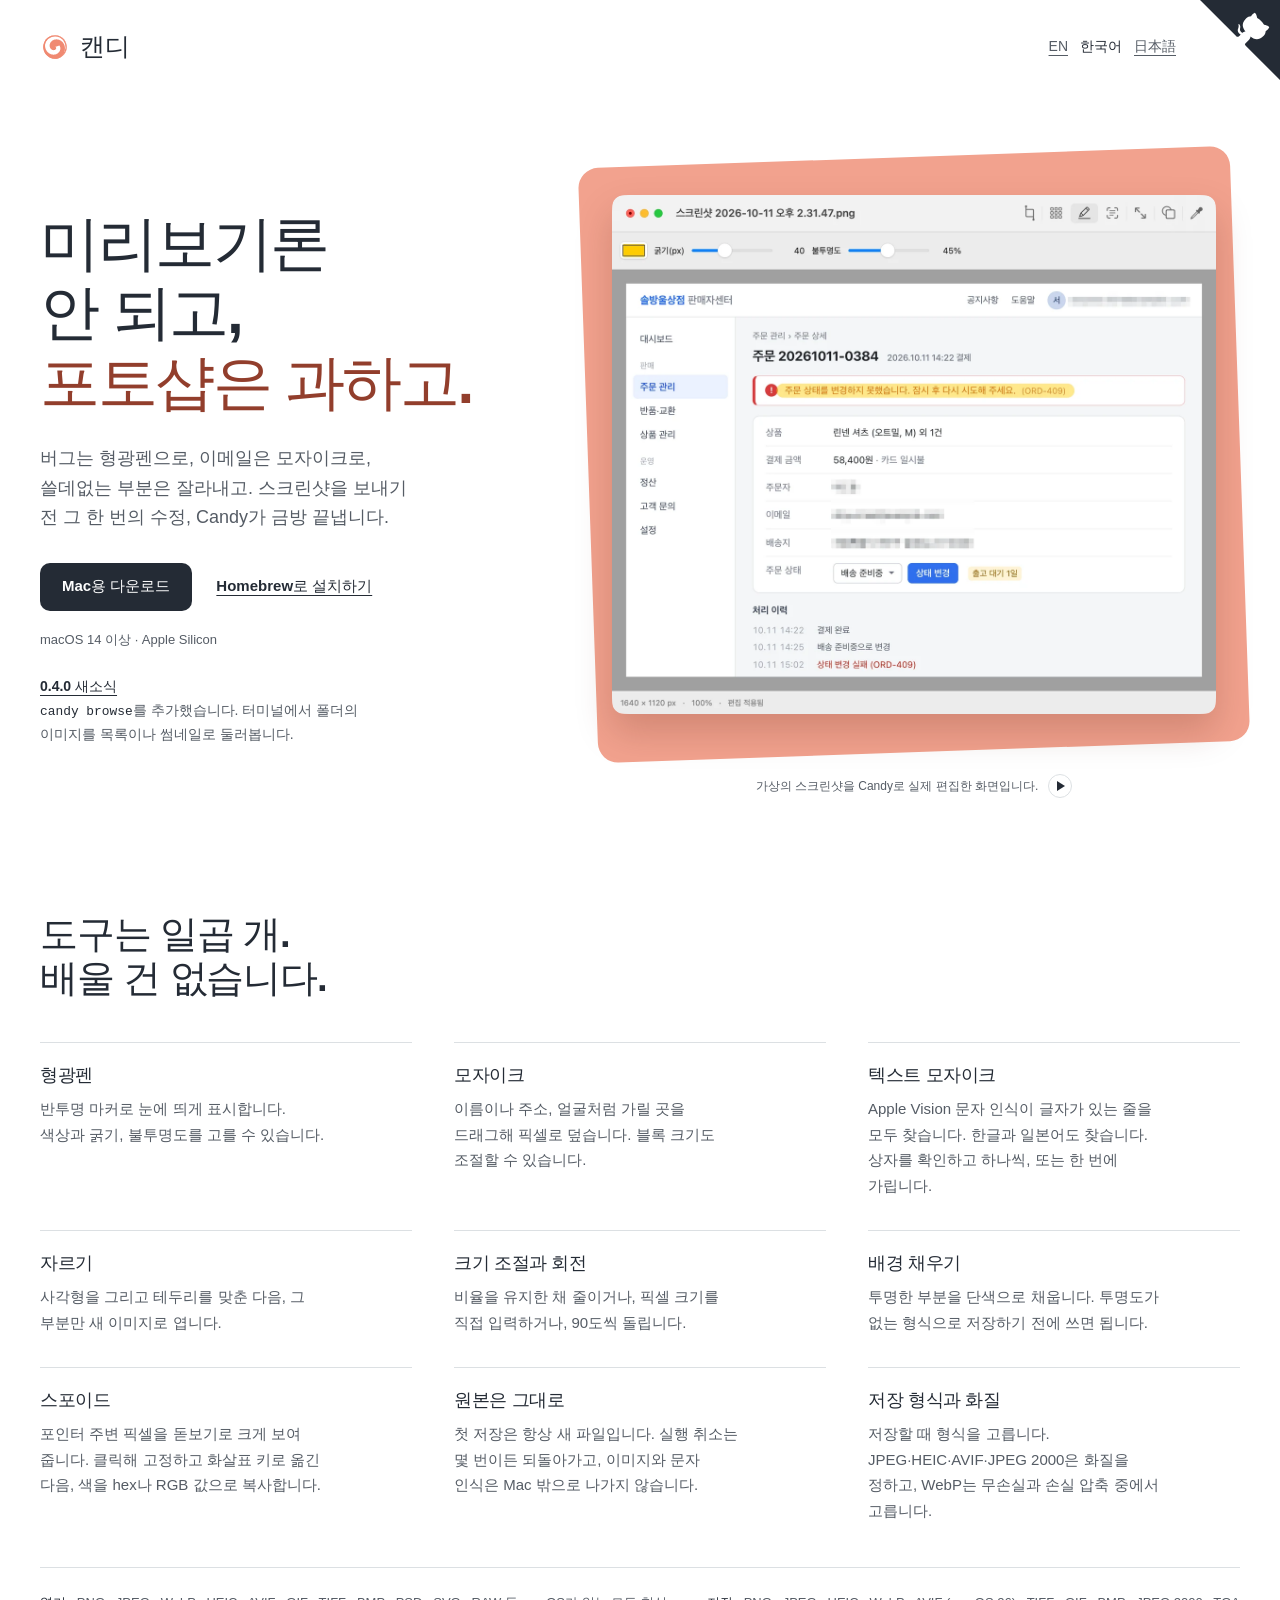
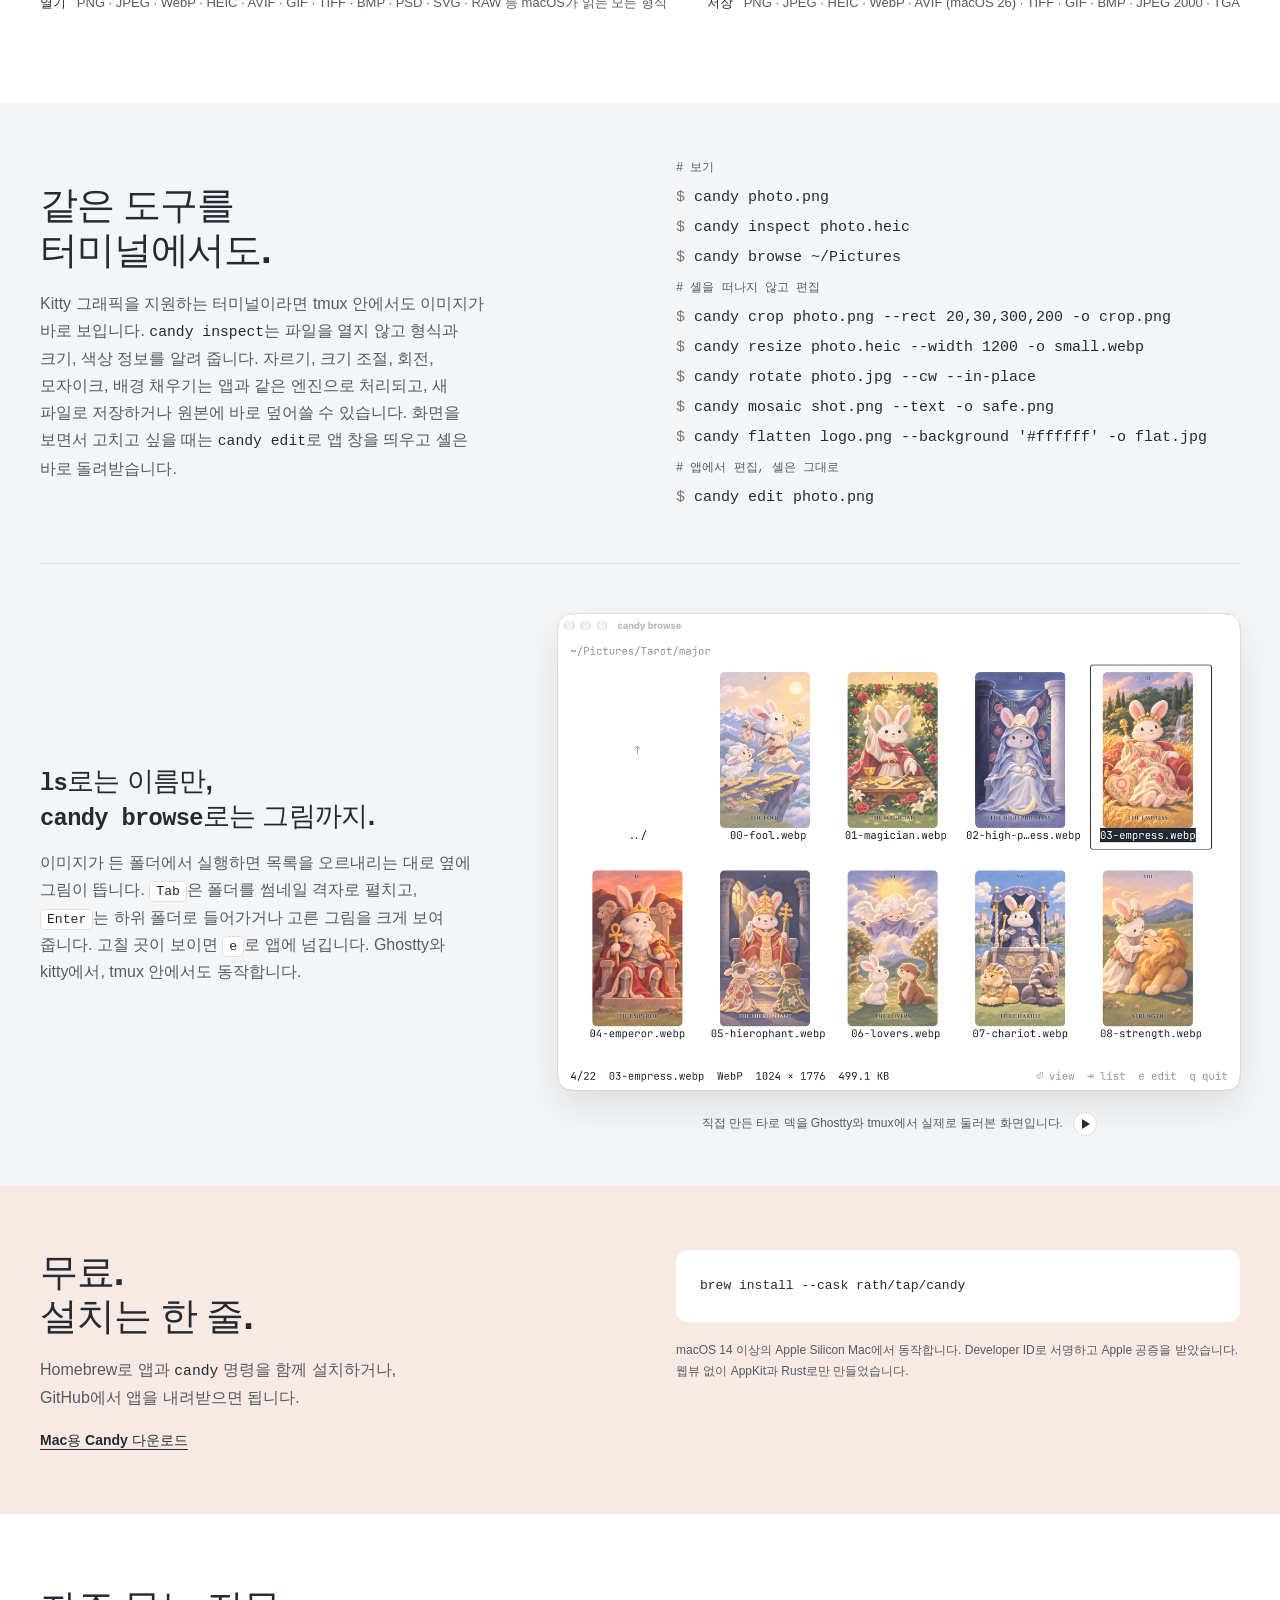
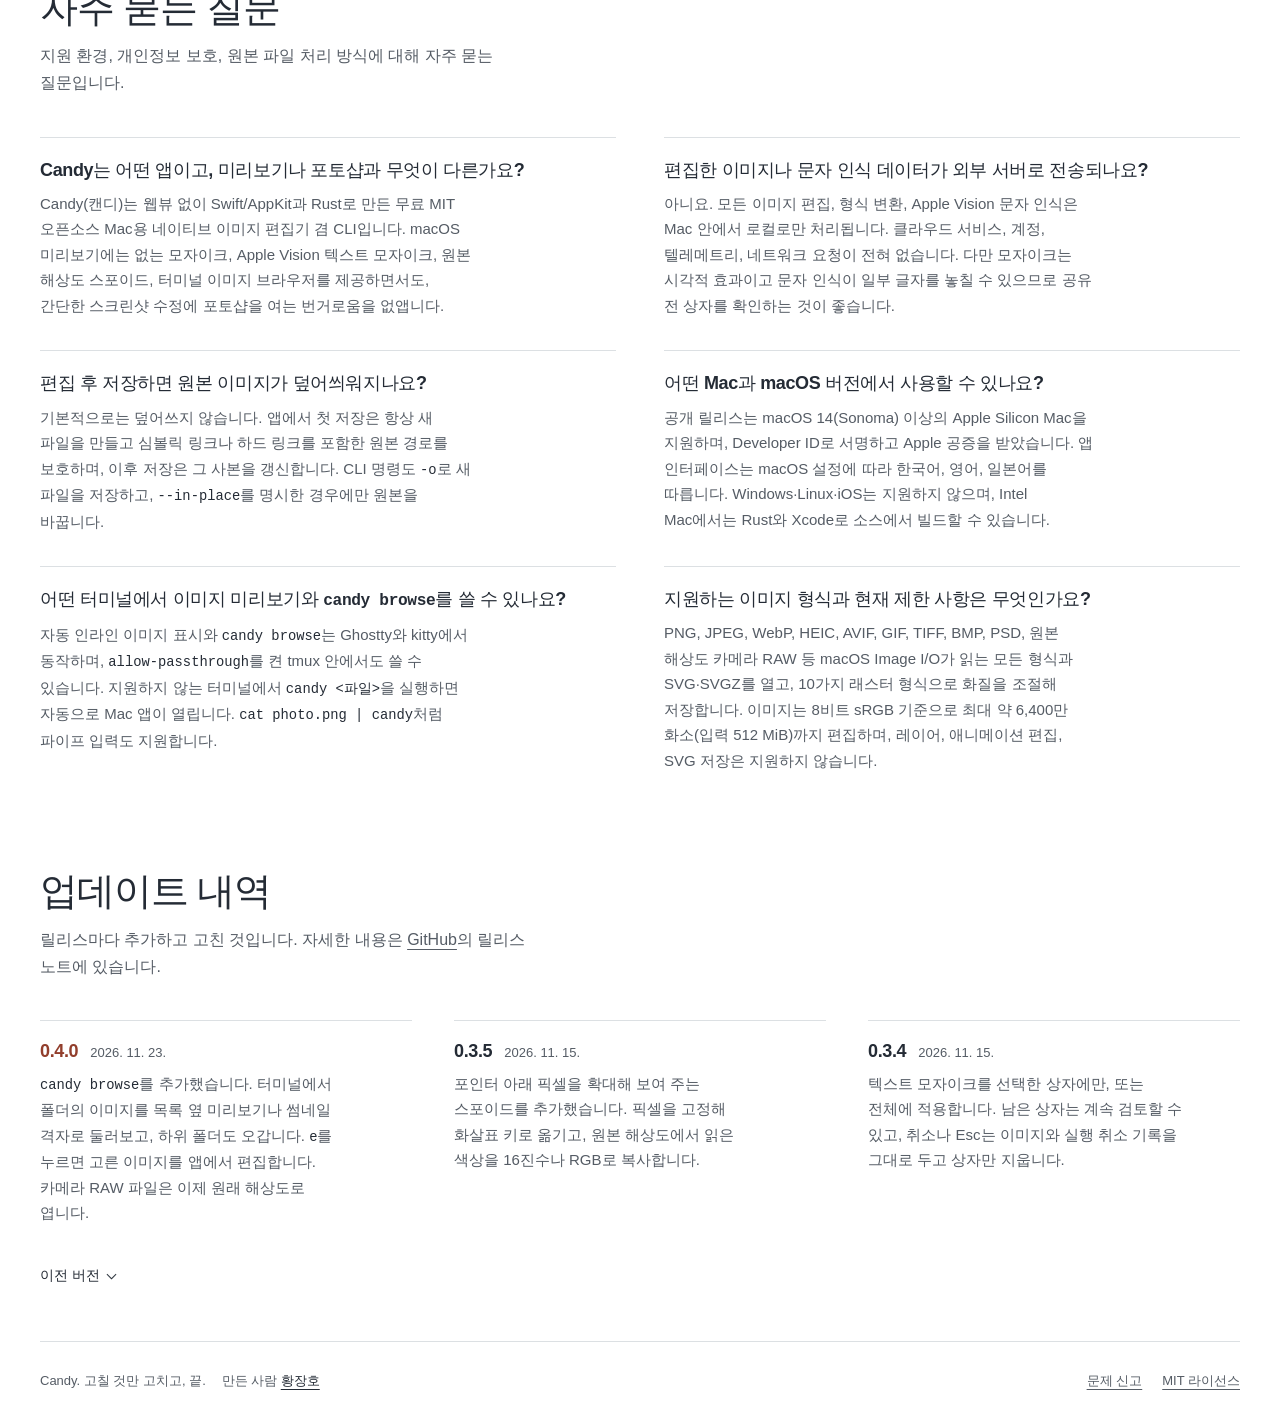
<file: site/ko/index.html>
<!doctype html>
<html lang="ko">
  <head>
    <meta charset="utf-8" />
    <meta name="viewport" content="width=device-width,initial-scale=1" />
    <title>Candy(캔디) — 형광펜·모자이크 Mac용 무료 이미지 편집기</title>
    <meta name="description" content="Mac용 무료 네이티브 이미지 편집기·CLI. 형광펜, 모자이크, 텍스트 모자이크, 자르기, 스포이드와 터미널 이미지 탐색까지 로컬에서 끝내고 원본은 그대로 둡니다." />
    <meta name="application-name" content="Candy" />
    <meta name="author" content="황장호" />
    <meta name="robots" content="index, follow, max-image-preview:large, max-snippet:-1, max-video-preview:-1" />
    <link rel="canonical" href="https://candy.told.me/ko/" />
    <link rel="alternate" hreflang="en" href="https://candy.told.me/" />
    <link rel="alternate" hreflang="ko" href="https://candy.told.me/ko/" />
    <link rel="alternate" hreflang="ja" href="https://candy.told.me/ja/" />
    <link rel="alternate" hreflang="x-default" href="https://candy.told.me/" />
    <link rel="alternate" type="text/plain" title="LLM 요약 문서" href="https://candy.told.me/llms.txt" />
    <meta property="og:type" content="website" />
    <meta property="og:site_name" content="Candy" />
    <meta property="og:title" content="Candy(캔디) — 형광펜·모자이크 Mac용 무료 이미지 편집기" />
    <meta property="og:description" content="Mac용 무료 네이티브 이미지 편집기·CLI. 형광펜, 모자이크, 텍스트 모자이크, 자르기, 스포이드와 터미널 이미지 탐색까지 로컬에서 끝내고 원본은 그대로 둡니다." />
    <meta property="og:url" content="https://candy.told.me/ko/" />
    <meta property="og:locale" content="ko_KR" />
    <meta property="og:locale:alternate" content="en_US" />
    <meta property="og:locale:alternate" content="ja_JP" />
    <meta property="og:image" content="https://candy.told.me/assets/og-ko.png" />
    <meta property="og:image:secure_url" content="https://candy.told.me/assets/og-ko.png" />
    <meta property="og:image:type" content="image/png" />
    <meta property="og:image:width" content="1200" />
    <meta property="og:image:height" content="630" />
    <meta property="og:image:alt" content="캔디: 미리보기론 안 되고 포토샵은 과하고. 주문 화면의 오류 메시지를 형광펜으로 강조하고 고객 정보를 모자이크로 가린 Candy 편집 화면." />
    <meta name="twitter:card" content="summary_large_image" />
    <meta name="twitter:title" content="Candy(캔디) — 형광펜·모자이크 Mac용 무료 이미지 편집기" />
    <meta name="twitter:description" content="Mac용 무료 네이티브 이미지 편집기·CLI. 형광펜, 모자이크, 텍스트 모자이크, 자르기, 스포이드와 터미널 이미지 탐색까지 로컬에서 끝내고 원본은 그대로 둡니다." />
    <meta name="twitter:image" content="https://candy.told.me/assets/og-ko.png" />
    <meta name="twitter:image:alt" content="캔디: 미리보기론 안 되고 포토샵은 과하고. 주문 화면의 오류 메시지를 형광펜으로 강조하고 고객 정보를 모자이크로 가린 Candy 편집 화면." />
    <meta name="theme-color" content="#f2a28e" />
    <link rel="icon" href="../assets/favicon.svg" type="image/svg+xml" />
    <link rel="icon" href="../assets/favicon-48.png" sizes="48x48" type="image/png" />
    <link rel="apple-touch-icon" href="../assets/apple-touch-icon.png" sizes="180x180" />
    <link rel="preload" as="image" href="../assets/candy-editor-ko.webp" type="image/webp" fetchpriority="high" />
    <link rel="stylesheet" href="../assets/style.css" />
    <script type="application/ld+json">
    {
      "@context": "https://schema.org",
      "@graph": [
        {
          "@type": "Person",
          "@id": "https://xrath.com/#person",
          "name": "황장호",
          "alternateName": "Jang-Ho Hwang",
          "url": "https://xrath.com",
          "sameAs": [
            "https://github.com/rath"
          ]
        },
        {
          "@type": "WebSite",
          "@id": "https://candy.told.me/#website",
          "url": "https://candy.told.me/",
          "name": "Candy",
          "alternateName": "캔디",
          "description": "Mac용 무료 네이티브 이미지 편집기 겸 터미널 CLI, Candy(캔디)의 공식 웹사이트입니다.",
          "inLanguage": [
            "en",
            "ko",
            "ja"
          ],
          "publisher": {
            "@id": "https://xrath.com/#person"
          }
        },
        {
          "@type": "WebPage",
          "@id": "https://candy.told.me/ko/#webpage",
          "url": "https://candy.told.me/ko/",
          "name": "Candy(캔디) — 형광펜·모자이크 Mac용 무료 이미지 편집기",
          "description": "Mac용 무료 네이티브 이미지 편집기·CLI. 형광펜, 모자이크, 텍스트 모자이크, 자르기, 스포이드와 터미널 이미지 탐색까지 로컬에서 끝내고 원본은 그대로 둡니다.",
          "inLanguage": "ko",
          "datePublished": "2026-10-11",
          "dateModified": "2026-11-23",
          "isPartOf": {
            "@id": "https://candy.told.me/#website"
          },
          "about": {
            "@id": "https://candy.told.me/#app"
          },
          "mainEntity": {
            "@id": "https://candy.told.me/#app"
          },
          "hasPart": [
            {
              "@id": "https://candy.told.me/ko/#editor-demo"
            },
            {
              "@id": "https://candy.told.me/ko/#browse-demo"
            },
            {
              "@id": "https://candy.told.me/ko/#faq"
            }
          ],
          "primaryImageOfPage": {
            "@type": "ImageObject",
            "url": "https://candy.told.me/assets/og-ko.png",
            "width": 1200,
            "height": 630
          }
        },
        {
          "@type": "SoftwareApplication",
          "@id": "https://candy.told.me/#app",
          "name": "Candy",
          "alternateName": [
            "캔디",
            "Candy.app",
            "candy CLI"
          ],
          "url": "https://candy.told.me/",
          "description": "Mac용 무료 네이티브 이미지 편집기·CLI. 형광펜, 모자이크, 텍스트 모자이크, 자르기, 스포이드와 터미널 이미지 탐색까지 로컬에서 끝내고 원본은 그대로 둡니다.",
          "applicationCategory": "MultimediaApplication",
          "applicationSubCategory": "이미지 편집기",
          "operatingSystem": "macOS 14.0 or later",
          "processorRequirements": "Apple Silicon (arm64)",
          "softwareRequirements": "macOS 14(Sonoma) 이상, Apple Silicon Mac",
          "softwareVersion": "0.4.0",
          "datePublished": "2026-10-11",
          "dateModified": "2026-11-23",
          "releaseNotes": "https://github.com/rath/candy/releases/tag/v0.4.0",
          "downloadUrl": "https://github.com/rath/candy/releases/download/v0.4.0/Candy-0.4.0-macos-arm64.zip",
          "installUrl": "https://candy.told.me/ko/#get",
          "sameAs": [
            "https://github.com/rath/candy"
          ],
          "license": "https://github.com/rath/candy/blob/main/LICENSE",
          "isAccessibleForFree": true,
          "inLanguage": [
            "en",
            "ko",
            "ja"
          ],
          "author": {
            "@id": "https://xrath.com/#person"
          },
          "image": {
            "@type": "ImageObject",
            "url": "https://candy.told.me/assets/app-icon.png",
            "width": 256,
            "height": 256
          },
          "screenshot": [
            {
              "@type": "ImageObject",
              "url": "https://candy.told.me/assets/candy-editor-ko.png",
              "width": 1280,
              "height": 1100,
              "caption": "주문 화면의 오류 메시지를 형광펜으로 강조하고 고객 정보를 모자이크로 가린 Candy 편집 화면"
            },
            {
              "@type": "ImageObject",
              "url": "https://candy.told.me/assets/candy-browse.webp",
              "width": 1280,
              "height": 894,
              "caption": "터미널 창에서 candy browse가 타로 카드 폴더를 썸네일 격자로 보여 주는 화면"
            }
          ],
          "featureList": [
            "색상·굵기·불투명도를 조절하는 반투명 형광펜",
            "블록 크기를 조절하는 영역 모자이크",
            "로컬 Apple Vision 문자 인식 기반 텍스트 모자이크(한국어·영어·일본어 지원)",
            "영역 선택 자르기 및 새 탭으로 추출",
            "비율 유지 및 픽셀 지정 크기 조절과 90도 회전",
            "투명 배경 단색 채우기",
            "11x11 돋보기와 픽셀 고정·hex/RGB 복사를 지원하는 원본 해상도 스포이드",
            "첫 저장 시 새 파일로 저장해 원본 경로를 보호하는 안전한 저장",
            "JPEG·HEIC·AVIF·JPEG 2000 화질 설정 및 WebP 무손실·손실 압축",
            "Ghostty·kitty·tmux 인라인 이미지 미리보기 및 candy browse 터미널 이미지 브라우저",
            "앱과 같은 Rust 엔진을 쓰는 CLI 명령(inspect, crop, resize, rotate, mosaic, flatten, edit)"
          ],
          "offers": {
            "@type": "Offer",
            "price": "0",
            "priceCurrency": "USD",
            "availability": "https://schema.org/InStock"
          }
        },
        {
          "@type": "SoftwareSourceCode",
          "@id": "https://candy.told.me/#source",
          "name": "Candy",
          "url": "https://github.com/rath/candy",
          "codeRepository": "https://github.com/rath/candy",
          "programmingLanguage": [
            "Swift",
            "Rust"
          ],
          "runtimePlatform": "macOS 14+ (Apple Silicon)",
          "license": "https://github.com/rath/candy/blob/main/LICENSE",
          "author": {
            "@id": "https://xrath.com/#person"
          },
          "targetProduct": {
            "@id": "https://candy.told.me/#app"
          }
        },
        {
          "@type": "VideoObject",
          "@id": "https://candy.told.me/ko/#editor-demo",
          "name": "Candy Mac 이미지 편집기 데모",
          "description": "Candy로 가상의 스크린샷 세 장을 차례로 편집하는 화면. 주문 화면, 단톡방, 정산 시트에서 개인 정보를 모자이크로 가리고 중요한 줄에 형광펜을 긋고, 단톡방에서는 스포이드로 색을 읽습니다.",
          "thumbnailUrl": "https://candy.told.me/assets/candy-editor-ko.png",
          "contentUrl": "https://candy.told.me/assets/candy-demo-ko.mp4",
          "encodingFormat": "video/mp4",
          "width": 1280,
          "height": 1100,
          "duration": "PT26S",
          "uploadDate": "2026-11-18T00:00:00Z",
          "inLanguage": "ko",
          "isFamilyFriendly": true
        },
        {
          "@type": "VideoObject",
          "@id": "https://candy.told.me/ko/#browse-demo",
          "name": "candy browse 터미널 이미지 브라우저 데모",
          "description": "터미널에서 candy browse를 실행한 화면. 타로 카드가 든 폴더가 목록과 미리보기로 열리고, 썸네일 격자로 바뀐 뒤, 카드를 한 장씩 크게 보여 주고 다른 폴더로 넘어갑니다.",
          "thumbnailUrl": "https://candy.told.me/assets/candy-browse.webp",
          "contentUrl": "https://candy.told.me/assets/candy-browse.mp4",
          "encodingFormat": "video/mp4",
          "width": 1280,
          "height": 894,
          "duration": "PT24S",
          "uploadDate": "2026-11-23T00:00:00Z",
          "inLanguage": "en",
          "isFamilyFriendly": true
        },
        {
          "@type": "FAQPage",
          "@id": "https://candy.told.me/ko/#faq",
          "url": "https://candy.told.me/ko/#faq",
          "inLanguage": "ko",
          "isPartOf": {
            "@id": "https://candy.told.me/ko/#webpage"
          },
          "mainEntity": [
            {
              "@type": "Question",
              "name": "Candy는 어떤 앱이고, 미리보기나 포토샵과 무엇이 다른가요?",
              "acceptedAnswer": {
                "@type": "Answer",
                "text": "Candy(캔디)는 웹뷰 없이 Swift/AppKit과 Rust로 만든 무료 MIT 오픈소스 Mac용 네이티브 이미지 편집기 겸 CLI입니다. macOS 미리보기에는 없는 모자이크, Apple Vision 텍스트 모자이크, 원본 해상도 스포이드, 터미널 이미지 브라우저를 제공하면서도, 간단한 스크린샷 수정에 포토샵을 여는 번거로움을 없앱니다."
              }
            },
            {
              "@type": "Question",
              "name": "편집한 이미지나 문자 인식 데이터가 외부 서버로 전송되나요?",
              "acceptedAnswer": {
                "@type": "Answer",
                "text": "아니요. 모든 이미지 편집, 형식 변환, Apple Vision 문자 인식은 Mac 안에서 로컬로만 처리됩니다. 클라우드 서비스, 계정, 텔레메트리, 네트워크 요청이 전혀 없습니다. 다만 모자이크는 시각적 효과이고 문자 인식이 일부 글자를 놓칠 수 있으므로 공유 전 상자를 확인하는 것이 좋습니다."
              }
            },
            {
              "@type": "Question",
              "name": "편집 후 저장하면 원본 이미지가 덮어씌워지나요?",
              "acceptedAnswer": {
                "@type": "Answer",
                "text": "기본적으로는 덮어쓰지 않습니다. 앱에서 첫 저장은 항상 새 파일을 만들고 심볼릭 링크나 하드 링크를 포함한 원본 경로를 보호하며, 이후 저장은 그 사본을 갱신합니다. CLI 명령도 -o로 새 파일을 저장하고, --in-place를 명시한 경우에만 원본을 바꿉니다."
              }
            },
            {
              "@type": "Question",
              "name": "어떤 Mac과 macOS 버전에서 사용할 수 있나요?",
              "acceptedAnswer": {
                "@type": "Answer",
                "text": "공개 릴리스는 macOS 14(Sonoma) 이상의 Apple Silicon Mac을 지원하며, Developer ID로 서명하고 Apple 공증을 받았습니다. 앱 인터페이스는 macOS 설정에 따라 한국어, 영어, 일본어를 따릅니다. Windows·Linux·iOS는 지원하지 않으며, Intel Mac에서는 Rust와 Xcode로 소스에서 빌드할 수 있습니다."
              }
            },
            {
              "@type": "Question",
              "name": "어떤 터미널에서 이미지 미리보기와 candy browse를 쓸 수 있나요?",
              "acceptedAnswer": {
                "@type": "Answer",
                "text": "자동 인라인 이미지 표시와 candy browse는 Ghostty와 kitty에서 동작하며, allow-passthrough를 켠 tmux 안에서도 쓸 수 있습니다. 지원하지 않는 터미널에서 candy <파일>을 실행하면 자동으로 Mac 앱이 열립니다. cat photo.png | candy처럼 파이프 입력도 지원합니다."
              }
            },
            {
              "@type": "Question",
              "name": "지원하는 이미지 형식과 현재 제한 사항은 무엇인가요?",
              "acceptedAnswer": {
                "@type": "Answer",
                "text": "PNG, JPEG, WebP, HEIC, AVIF, GIF, TIFF, BMP, PSD, 원본 해상도 카메라 RAW 등 macOS Image I/O가 읽는 모든 형식과 SVG·SVGZ를 열고, 10가지 래스터 형식으로 화질을 조절해 저장합니다. 이미지는 8비트 sRGB 기준으로 최대 약 6,400만 화소(입력 512 MiB)까지 편집하며, 레이어, 애니메이션 편집, SVG 저장은 지원하지 않습니다."
              }
            }
          ]
        }
      ]
    }
    </script>
  </head>
  <body>
    <a class="skip" href="#main">본문으로 이동</a>
    <header class="wrap">
      <a class="brand" href="../ko/"
        ><img
          class="mark"
          src="../assets/mark.svg"
          alt=""
          width="30"
          height="30"
        /><span class="name">캔디</span></a
      >
      <nav aria-label="언어 및 링크">
        <div class="languages">
          <a href="../" lang="en" hreflang="en">EN</a
          ><a href="../ko/" lang="ko" hreflang="ko" aria-current="page"
            >한국어</a
          ><a href="../ja/" lang="ja" hreflang="ja">日本語</a>
        </div>
      </nav>
    </header>
    <a class="github-corner" href="https://github.com/rath/candy" aria-label="GitHub에서 Candy 보기"
      ><svg viewBox="0 0 250 250" aria-hidden="true"><path d="M0,0 L115,115 L130,115 L142,142 L250,250 L250,0 Z" /><path class="octo-arm" d="M128.3,109.0 C113.8,99.7 119.0,89.6 119.0,89.6 C122.0,82.7 120.5,78.6 120.5,78.6 C119.2,72.0 123.4,76.3 123.4,76.3 C127.3,80.9 125.5,87.3 125.5,87.3 C122.9,97.6 130.6,101.9 134.4,103.2" /><path class="octo-body" d="M115.0,115.0 C114.9,115.1 118.7,116.5 119.8,115.4 L133.7,101.6 C136.9,99.2 139.9,98.4 142.2,98.6 C133.8,88.0 127.5,74.4 143.8,58.0 C148.5,53.4 154.0,51.2 159.7,51.0 C160.3,49.4 163.2,43.6 171.4,40.1 C171.4,40.1 176.1,42.5 178.8,56.2 C183.1,58.6 187.2,61.8 190.9,65.4 C194.5,69.0 197.7,73.2 200.1,77.6 C213.8,80.2 216.3,84.9 216.3,84.9 C212.7,93.1 206.9,96.0 205.4,96.6 C205.1,102.4 203.0,107.8 198.3,112.5 C181.9,128.9 168.3,122.5 157.7,114.1 C157.9,116.9 156.7,120.9 152.7,124.9 L141.0,136.5 C139.8,137.7 141.6,141.9 141.8,141.8 Z" /></svg></a
    >
    <main id="main">
      <section class="hero wrap" aria-labelledby="hero-title">
        <div>
          <h1 id="hero-title">
            미리보기론 안&nbsp;되고,<br /><span>포토샵은 과하고.</span>
          </h1>
          <p class="intro">
            버그는 형광펜으로, 이메일은 모자이크로, 쓸데없는 부분은 잘라내고.
            스크린샷을 보내기 전 그 한 번의 수정, Candy가 금방 끝냅니다.
          </p>
          <div class="actions">
            <a class="button" href="https://github.com/rath/candy/releases/download/v0.4.0/Candy-0.4.0-macos-arm64.zip"
              >Mac용 다운로드</a
            ><a class="text-link" href="#get">Homebrew로 설치하기</a>
          </div>
          <p class="requirement">macOS 14 이상 · Apple Silicon</p>
          <p class="release-note">
            <a href="https://github.com/rath/candy/releases/tag/v0.4.0">0.4.0 새소식</a><br />
            <code>candy browse</code>를 추가했습니다. 터미널에서 폴더의 이미지를 목록이나 썸네일로 둘러봅니다.
          </p>
        </div>
        <figure class="hero-visual">
          <div class="stage">
            <video
              class="demo"
              autoplay
              muted
              loop
              playsinline
              width="1280"
              height="1100"
              data-play="편집 데모 재생"
              data-pause="편집 데모 일시 정지"
              poster="../assets/candy-editor-ko.webp"
              aria-label="Candy로 가상의 스크린샷 세 장을 차례로 편집하는 화면. 주문 화면, 단톡방, 정산 시트에서 개인 정보를 모자이크로 가리고 중요한 줄에 형광펜을 긋고, 단톡방에서는 스포이드로 색을 읽습니다."
            >
              <source src="../assets/candy-demo-ko.mp4" type="video/mp4" />
            </video>
            <picture class="still">
              <source srcset="../assets/candy-editor-ko.webp" type="image/webp" />
              <img
                src="../assets/candy-editor-ko.png"
                width="1280"
                height="1100"
                loading="lazy"
                alt="주문 화면의 오류 메시지를 형광펜으로 강조하고 고객 정보를 모자이크로 가린 Candy 편집 화면"
              />
            </picture>
          </div>
          <figcaption>
            가상의 스크린샷을 Candy로 실제 편집한 화면입니다.
          </figcaption>
        </figure>
      </section>
      <section id="features" class="features wrap" aria-labelledby="features-title">
        <h2 id="features-title">도구는 일곱 개.<br />배울 건 없습니다.</h2>
        <div class="feature-grid">
          <article>
            <h3>형광펜</h3>
            <p>
              반투명 마커로 눈에 띄게 표시합니다. 색상과 굵기, 불투명도를 고를
              수 있습니다.
            </p>
          </article>
          <article>
            <h3>모자이크</h3>
            <p>
              이름이나 주소, 얼굴처럼 가릴 곳을 드래그해 픽셀로 덮습니다. 블록
              크기도 조절할 수 있습니다.
            </p>
          </article>
          <article>
            <h3>텍스트 모자이크</h3>
            <p>
              Apple Vision 문자 인식이 글자가 있는 줄을 모두 찾습니다. 한글과
              일본어도 찾습니다. 상자를 확인하고 하나씩, 또는 한 번에 가립니다.
            </p>
          </article>
          <article>
            <h3>자르기</h3>
            <p>
              사각형을 그리고 테두리를 맞춘 다음, 그 부분만 새 이미지로
              엽니다.
            </p>
          </article>
          <article>
            <h3>크기 조절과 회전</h3>
            <p>
              비율을 유지한 채 줄이거나, 픽셀 크기를 직접 입력하거나, 90도씩
              돌립니다.
            </p>
          </article>
          <article>
            <h3>배경 채우기</h3>
            <p>
              투명한 부분을 단색으로 채웁니다. 투명도가 없는 형식으로 저장하기
              전에 쓰면 됩니다.
            </p>
          </article>
          <article>
            <h3>스포이드</h3>
            <p>
              포인터 주변 픽셀을 돋보기로 크게 보여 줍니다. 클릭해 고정하고
              화살표 키로 옮긴 다음, 색을 hex나 RGB 값으로 복사합니다.
            </p>
          </article>
          <article>
            <h3>원본은 그대로</h3>
            <p>
              첫 저장은 항상 새 파일입니다. 실행 취소는 몇 번이든 되돌아가고,
              이미지와 문자 인식은 Mac 밖으로 나가지 않습니다.
            </p>
          </article>
          <article>
            <h3>저장 형식과 화질</h3>
            <p>
              저장할 때 형식을 고릅니다. JPEG·HEIC·AVIF·JPEG 2000은 화질을
              정하고, WebP는 무손실과 손실 압축 중에서 고릅니다.
            </p>
          </article>
        </div>
        <div class="formats">
          <p><strong>열기</strong> &nbsp; PNG · JPEG · WebP · HEIC · AVIF · GIF · TIFF · BMP · PSD · SVG · RAW 등 macOS가 읽는 모든 형식</p>
          <p><strong>저장</strong> &nbsp; PNG · JPEG · HEIC · WebP · AVIF (macOS 26) · TIFF · GIF · BMP · JPEG 2000 · TGA</p>
        </div>
      </section>
      <section id="terminal" class="terminal-section" aria-labelledby="terminal-title">
        <div class="wrap terminal-grid">
          <div>
            <h2 id="terminal-title">
              같은 도구를<br />터미널에서도.
            </h2>
            <p>
              Kitty 그래픽을 지원하는 터미널이라면 tmux 안에서도 이미지가 바로
              보입니다. <code>candy inspect</code>는 파일을 열지 않고 형식과
              크기, 색상 정보를 알려 줍니다. 자르기, 크기 조절, 회전, 모자이크,
              배경 채우기는 앱과 같은 엔진으로 처리되고, 새 파일로 저장하거나
              원본에 바로 덮어쓸 수 있습니다. 화면을 보면서 고치고 싶을 때는
              <code>candy edit</code>로 앱 창을 띄우고 셸은 바로 돌려받습니다.
            </p>
          </div>
          <pre
            class="commands"
          ><code><span class="comment"># 보기</span>
<span class="prompt" aria-hidden="true">$ </span>candy photo.png
<span class="prompt" aria-hidden="true">$ </span>candy inspect photo.heic
<span class="prompt" aria-hidden="true">$ </span>candy browse ~/Pictures
<span class="comment"># 셸을 떠나지 않고 편집</span>
<span class="prompt" aria-hidden="true">$ </span>candy crop photo.png --rect 20,30,300,200 -o crop.png
<span class="prompt" aria-hidden="true">$ </span>candy resize photo.heic --width 1200 -o small.webp
<span class="prompt" aria-hidden="true">$ </span>candy rotate photo.jpg --cw --in-place
<span class="prompt" aria-hidden="true">$ </span>candy mosaic shot.png --text -o safe.png
<span class="prompt" aria-hidden="true">$ </span>candy flatten logo.png --background '#ffffff' -o flat.jpg
<span class="comment"># 앱에서 편집, 셸은 그대로</span>
<span class="prompt" aria-hidden="true">$ </span>candy edit photo.png</code></pre>
        </div>
        <div id="browse" class="wrap browse-grid">
          <div>
            <h3>
              <code>ls</code>로는 이름만,<br /><code>candy browse</code>로는 그림까지.
            </h3>
            <p>
              이미지가 든 폴더에서 실행하면 목록을 오르내리는 대로 옆에 그림이
              뜹니다. <kbd>Tab</kbd>은 폴더를 썸네일 격자로 펼치고,
              <kbd>Enter</kbd>는 하위 폴더로 들어가거나 고른 그림을 크게 보여
              줍니다. 고칠 곳이 보이면 <kbd>e</kbd>로 앱에 넘깁니다. Ghostty와
              kitty에서, tmux 안에서도 동작합니다.
            </p>
          </div>
          <figure class="browse-visual">
            <div class="window">
              <video
                class="demo"
                muted
                loop
                playsinline
                preload="none"
                width="1280"
                height="894"
                data-play="터미널 데모 재생"
                data-pause="터미널 데모 일시 정지"
                poster="../assets/candy-browse.webp"
                aria-label="터미널에서 candy browse를 실행한 화면. 타로 카드가 든 폴더가 목록과 미리보기로 열리고, 썸네일 격자로 바뀐 뒤, 카드를 한 장씩 크게 보여 주고 다른 폴더로 넘어갑니다."
              >
                <source src="../assets/candy-browse.mp4" type="video/mp4" />
              </video>
              <img
                class="still"
                src="../assets/candy-browse.webp"
                width="1280"
                height="894"
                loading="lazy"
                alt="터미널 창에서 candy browse가 타로 카드 폴더를 썸네일 격자로 보여 주는 화면. 카드 한 장이 선택되어 있습니다"
              />
            </div>
            <figcaption>
              직접 만든 타로 덱을 Ghostty와 tmux에서 실제로 둘러본 화면입니다.
            </figcaption>
          </figure>
        </div>
      </section>
      <section id="get" class="get" aria-labelledby="get-title">
        <div class="wrap get-grid">
          <div>
            <h2 id="get-title">무료.<br />설치는 한 줄.</h2>
            <p>
              Homebrew로 앱과 <code>candy</code> 명령을 함께 설치하거나,
              GitHub에서 앱을 내려받으면 됩니다.
            </p>
            <a
              class="text-link"
              href="https://github.com/rath/candy/releases/download/v0.4.0/Candy-0.4.0-macos-arm64.zip"
              >Mac용 Candy 다운로드</a
            >
          </div>
          <div>
            <div class="build">
              <pre><code>brew install --cask rath/tap/candy</code></pre>
            </div>
            <p class="build-note">
              macOS 14 이상의 Apple Silicon Mac에서 동작합니다. Developer ID로
              서명하고 Apple 공증을 받았습니다. 웹뷰 없이 AppKit과 Rust로만
              만들었습니다.
            </p>
          </div>
        </div>
      </section>
      <section id="faq" class="faq" aria-labelledby="faq-title">
        <div class="wrap">
          <div class="faq-head">
            <h2 id="faq-title">자주 묻는 질문</h2>
            <p>
              지원 환경, 개인정보 보호, 원본 파일 처리 방식에 대해 자주 묻는 질문입니다.
            </p>
          </div>
          <div class="faq-grid">
            <article>
              <h3>Candy는 어떤 앱이고, 미리보기나 포토샵과 무엇이 다른가요?</h3>
              <p>
                Candy(캔디)는 웹뷰 없이 Swift/AppKit과 Rust로 만든 무료 MIT 오픈소스 Mac용 네이티브 이미지 편집기 겸 CLI입니다. macOS 미리보기에는 없는 모자이크, Apple Vision 텍스트 모자이크, 원본 해상도 스포이드, 터미널 이미지 브라우저를 제공하면서도, 간단한 스크린샷 수정에 포토샵을 여는 번거로움을 없앱니다.
              </p>
            </article>
            <article>
              <h3>편집한 이미지나 문자 인식 데이터가 외부 서버로 전송되나요?</h3>
              <p>
                아니요. 모든 이미지 편집, 형식 변환, Apple Vision 문자 인식은 Mac 안에서 로컬로만 처리됩니다. 클라우드 서비스, 계정, 텔레메트리, 네트워크 요청이 전혀 없습니다. 다만 모자이크는 시각적 효과이고 문자 인식이 일부 글자를 놓칠 수 있으므로 공유 전 상자를 확인하는 것이 좋습니다.
              </p>
            </article>
            <article>
              <h3>편집 후 저장하면 원본 이미지가 덮어씌워지나요?</h3>
              <p>
                기본적으로는 덮어쓰지 않습니다. 앱에서 첫 저장은 항상 새 파일을 만들고 심볼릭 링크나 하드 링크를 포함한 원본 경로를 보호하며, 이후 저장은 그 사본을 갱신합니다. CLI 명령도 <code>-o</code>로 새 파일을 저장하고, <code>--in-place</code>를 명시한 경우에만 원본을 바꿉니다.
              </p>
            </article>
            <article>
              <h3>어떤 Mac과 macOS 버전에서 사용할 수 있나요?</h3>
              <p>
                공개 릴리스는 macOS 14(Sonoma) 이상의 Apple Silicon Mac을 지원하며, Developer ID로 서명하고 Apple 공증을 받았습니다. 앱 인터페이스는 macOS 설정에 따라 한국어, 영어, 일본어를 따릅니다. Windows·Linux·iOS는 지원하지 않으며, Intel Mac에서는 Rust와 Xcode로 소스에서 빌드할 수 있습니다.
              </p>
            </article>
            <article>
              <h3>어떤 터미널에서 이미지 미리보기와 <code>candy browse</code>를 쓸 수 있나요?</h3>
              <p>
                자동 인라인 이미지 표시와 <code>candy browse</code>는 Ghostty와 kitty에서 동작하며, <code>allow-passthrough</code>를 켠 tmux 안에서도 쓸 수 있습니다. 지원하지 않는 터미널에서 <code>candy &lt;파일&gt;</code>을 실행하면 자동으로 Mac 앱이 열립니다. <code>cat photo.png | candy</code>처럼 파이프 입력도 지원합니다.
              </p>
            </article>
            <article>
              <h3>지원하는 이미지 형식과 현재 제한 사항은 무엇인가요?</h3>
              <p>
                PNG, JPEG, WebP, HEIC, AVIF, GIF, TIFF, BMP, PSD, 원본 해상도 카메라 RAW 등 macOS Image I/O가 읽는 모든 형식과 SVG·SVGZ를 열고, 10가지 래스터 형식으로 화질을 조절해 저장합니다. 이미지는 8비트 sRGB 기준으로 최대 약 6,400만 화소(입력 512 MiB)까지 편집하며, 레이어, 애니메이션 편집, SVG 저장은 지원하지 않습니다.
              </p>
            </article>
          </div>
        </div>
      </section>
      <section id="changelog" class="changes" aria-labelledby="changes-title">
        <div class="wrap">
          <div class="changes-head">
            <h2 id="changes-title">업데이트 내역</h2>
            <p>
              릴리스마다 추가하고 고친 것입니다. 자세한 내용은 <a href="https://github.com/rath/candy/releases">GitHub</a>의 릴리스 노트에 있습니다.
            </p>
          </div>
          <ol class="changelog">
            <li>
              <a class="version" href="https://github.com/rath/candy/releases/tag/v0.4.0">0.4.0</a>
              <time datetime="2026-11-23">2026. 11. 23.</time>
              <p><code>candy browse</code>를 추가했습니다. 터미널에서 폴더의 이미지를 목록 옆 미리보기나 썸네일 격자로 둘러보고, 하위 폴더도 오갑니다. <code>e</code>를 누르면 고른 이미지를 앱에서 편집합니다. 카메라 RAW 파일은 이제 원래 해상도로 엽니다.</p>
            </li>
            <li>
              <a class="version" href="https://github.com/rath/candy/releases/tag/v0.3.5">0.3.5</a>
              <time datetime="2026-11-15">2026. 11. 15.</time>
              <p>포인터 아래 픽셀을 확대해 보여 주는 스포이드를 추가했습니다. 픽셀을 고정해 화살표 키로 옮기고, 원본 해상도에서 읽은 색상을 16진수나 RGB로 복사합니다.</p>
            </li>
            <li>
              <a class="version" href="https://github.com/rath/candy/releases/tag/v0.3.4">0.3.4</a>
              <time datetime="2026-11-15">2026. 11. 15.</time>
              <p>텍스트 모자이크를 선택한 상자에만, 또는 전체에 적용합니다. 남은 상자는 계속 검토할 수 있고, 취소나 Esc는 이미지와 실행 취소 기록을 그대로 두고 상자만 지웁니다.</p>
            </li>
          </ol>
          <details>
            <summary>이전 버전</summary>
            <ol class="changelog">
              <li>
                <a class="version" href="https://github.com/rath/candy/releases/tag/v0.3.3">0.3.3</a>
                <time datetime="2026-11-12">2026. 11. 12.</time>
                <p>편집할 때마다 전체 기록을 다시 적용하지 않아 연속 편집과 실행 취소가 빨라졌습니다. 원본을 옮긴 뒤에도 사본을 저장하고, 투명 이미지 미리보기의 가장자리와 SVG 글자 표시를 고쳤습니다.</p>
              </li>
              <li>
                <a class="version" href="https://github.com/rath/candy/releases/tag/v0.3.2">0.3.2</a>
                <time datetime="2026-11-03">2026. 11. 3.</time>
                <p>파이프로 넘긴 이미지를 바로 보여 줍니다(<code>cat image.png | candy</code>). 다른 패널에서 영상을 재생할 때 로컬 tmux의 미리보기가 비어 보이던 문제를 고쳤습니다.</p>
              </li>
              <li>
                <a class="version" href="https://github.com/rath/candy/releases/tag/v0.3.1">0.3.1</a>
                <time datetime="2026-10-21">2026. 10. 21.</time>
                <p>함께 들어 있는 CLI처럼 앱 실행 파일에서도 심볼을 제거해 다운로드 크기를 줄였습니다. 기능은 바뀌지 않았습니다.</p>
              </li>
              <li>
                <a class="version" href="https://github.com/rath/candy/releases/tag/v0.3.0">0.3.0</a>
                <time datetime="2026-10-21">2026. 10. 21.</time>
                <p>SVG와 SVGZ 파일을 다른 이미지처럼 어디서나 엽니다. 편집 창, Finder의 다음으로 열기, 끌어다 놓기, 터미널 미리보기, <code>candy inspect</code>, 모든 편집 명령에서 쓸 수 있습니다.</p>
              </li>
              <li>
                <a class="version" href="https://github.com/rath/candy/releases/tag/v0.2.4">0.2.4</a>
                <time datetime="2026-10-14">2026. 10. 14.</time>
                <p>JPEG, WebP, HEIC, AVIF, JPEG 2000으로 저장할 때 슬라이더나 <code>--quality</code>로 품질을 조절하고, WebP를 손실 압축으로 저장합니다. 문서마다 저장 설정을 기억합니다.</p>
              </li>
              <li>
                <a class="version" href="https://github.com/rath/candy/releases/tag/v0.2.3">0.2.3</a>
                <time datetime="2026-10-14">2026. 10. 14.</time>
                <p>내려받은 앱을 처음 열 때 macOS가 악성 코드 경고를 띄우던 문제를 고쳤습니다. Gatekeeper가 확인할 수 없던 빌드 컴퓨터의 경로를 앱에서 없앴습니다.</p>
              </li>
              <li>
                <a class="version" href="https://github.com/rath/candy/releases/tag/v0.2.2">0.2.2</a>
                <time datetime="2026-10-13">2026. 10. 13.</time>
                <p>일본어 인터페이스를 추가했습니다. macOS 언어 설정을 따르고, 표준 명령에는 macOS의 일본어 용어를 씁니다. 웹사이트에도 일본어 페이지가 생겼습니다.</p>
              </li>
              <li>
                <a class="version" href="https://github.com/rath/candy/releases/tag/v0.2.1">0.2.1</a>
                <time datetime="2026-10-11">2026. 10. 11.</time>
                <p>한국어 인터페이스를 추가했습니다. macOS가 읽는 거의 모든 이미지를 열고, HEIC와 AVIF를 포함해 저장 형식이 일곱 가지 늘었습니다. 90° 회전과 원본에 바로 저장하는 <code>--in-place</code>도 지원합니다.</p>
              </li>
              <li>
                <a class="version" href="https://github.com/rath/candy/releases/tag/v0.2.0">0.2.0</a>
                <time datetime="2026-10-11">2026. 10. 11.</time>
                <p>tmux 안에서도 이미지를 바로 보여 줍니다. 파일의 형식, 크기, 색상을 알려 주는 <code>candy inspect</code>를 추가했고, 편집 창이 이미지 크기에 맞춰 열립니다.</p>
              </li>
              <li>
                <a class="version" href="https://github.com/rath/candy/releases/tag/v0.1.1">0.1.1</a>
                <time datetime="2026-10-11">2026. 10. 11.</time>
                <p>Finder와 Dock에 보이는 막대사탕 모양의 새 앱 아이콘을 넣고, 웹사이트의 로고와 파비콘도 맞췄습니다.</p>
              </li>
              <li>
                <a class="version" href="https://github.com/rath/candy/releases/tag/v0.1.0">0.1.0</a>
                <time datetime="2026-10-11">2026. 10. 11.</time>
                <p>첫 릴리스입니다. 형광펜, 모자이크, 텍스트 모자이크, 자르기, 크기 조절, 배경 채우기를 갖춘 Mac 앱과, 같은 편집을 터미널에서 하는 <code>candy</code> 명령을 제공합니다.</p>
              </li>
            </ol>
          </details>
        </div>
      </section>
    </main>
    <footer class="wrap">
      <p>
        Candy. 고칠 것만 고치고, 끝.
        <span class="maker">만든 사람 <a href="https://xrath.com">황장호</a></span>
      </p>
      <div>
        <a href="https://github.com/rath/candy/issues">문제 신고</a
        ><a href="https://github.com/rath/candy/blob/main/LICENSE"
          >MIT 라이선스</a
        >
      </div>
    </footer>
    <script>
      // Pause buttons for the looping demos, and the terminal demo plays only
      // while it is on screen. The page works without this.
      (() => {
        for (const figure of document.querySelectorAll("figure")) {
          const video = figure.querySelector("video");
          const caption = figure.querySelector("figcaption");
          if (!video || !caption) continue;
          const button = document.createElement("button");
          button.type = "button";
          button.className = "pause";
          let stopped = false;
          const play = () => video.play().catch(() => {});
          const sync = () => {
            button.dataset.paused = video.paused;
            button.setAttribute("aria-label", video.paused ? video.dataset.play : video.dataset.pause);
          };
          button.addEventListener("click", () => {
            stopped = !video.paused;
            if (stopped) video.pause();
            else play();
            sync();
          });
          video.addEventListener("play", sync);
          video.addEventListener("pause", sync);
          sync();
          caption.append(button);
          if (video.autoplay || !("IntersectionObserver" in window)) continue;
          new IntersectionObserver(
            ([entry]) => {
              if (!entry.isIntersecting) video.pause();
              else if (!stopped) play();
            },
            { threshold: 0.25 },
          ).observe(video);
        }
      })();
    </script>
  </body>
</html>
</file>
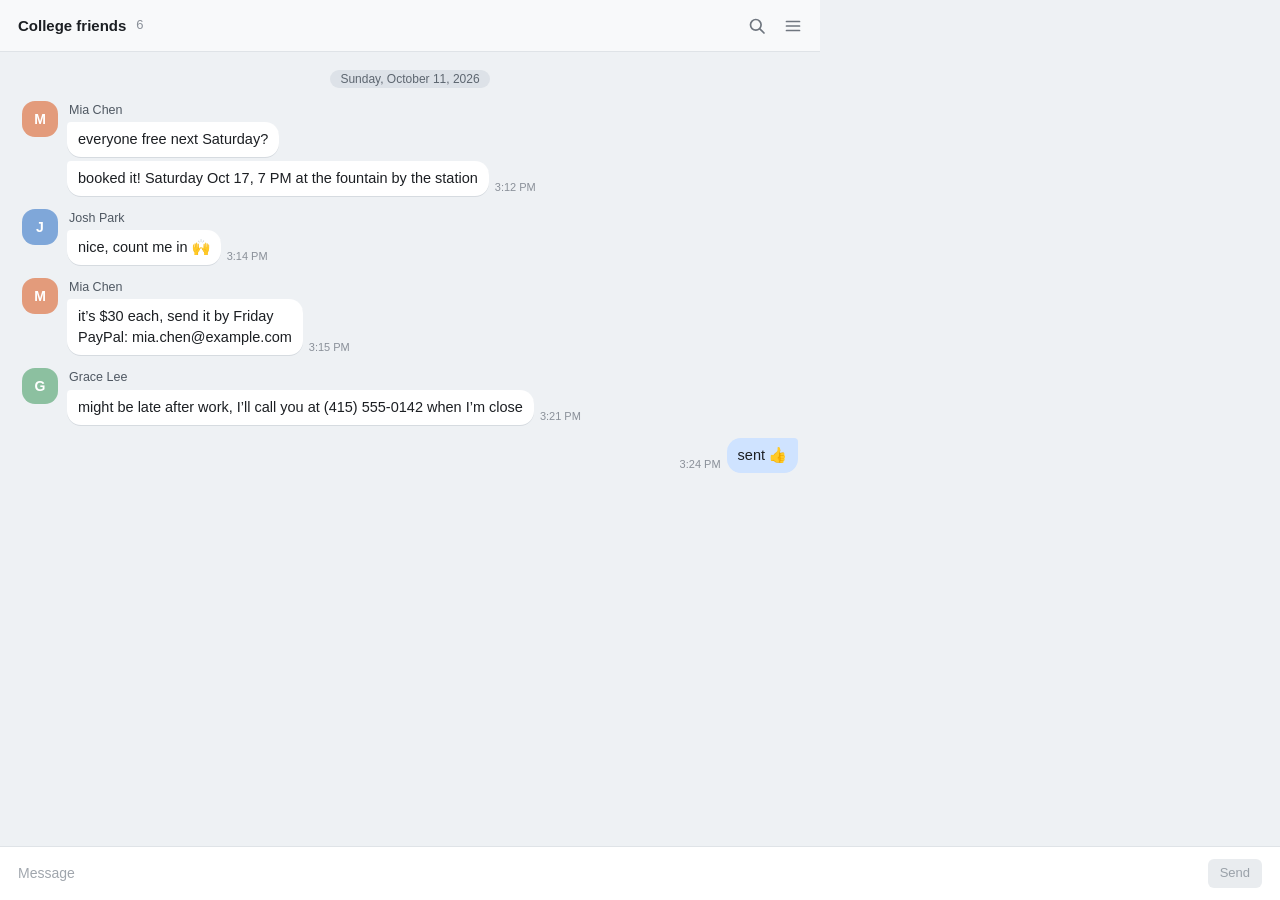
<file: scripts/demo/scenes/chat.en.html>
<!doctype html>
<html lang="en">
<head>
<meta charset="utf-8" />
<title>College friends</title>
<style>
  * { box-sizing: border-box; }
  html, body { margin: 0; width: 820px; height: 560px; overflow: hidden; }
  body { font: 14.5px/1.45 -apple-system, BlinkMacSystemFont, "Apple SD Gothic Neo", sans-serif; color: #1c1f23; background: #eef1f4; -webkit-font-smoothing: antialiased; }
  .head { height: 52px; background: #f8f9fa; border-bottom: 1px solid #dfe3e7; display: flex; align-items: center; padding: 0 18px; gap: 10px; }
  .head .title { font-weight: 650; font-size: 15px; }
  .head .count { color: #8a9099; font-size: 13px; }
  .head .icons { margin-left: auto; display: flex; gap: 18px; color: #6f767f; }
  .feed { padding: 10px 22px 0; }
  .day { text-align: center; margin: 6px 0 12px; }
  .day span { background: #dde2e8; color: #5d6670; font-size: 12px; border-radius: 10px; padding: 2px 10px; }
  .msg { display: flex; gap: 9px; margin-bottom: 9px; align-items: flex-start; }
  .av { width: 36px; height: 36px; border-radius: 13px; flex: none; display: flex; align-items: center; justify-content: center; font-size: 14px; font-weight: 600; color: #fff; }
  .name { font-size: 12.5px; color: #4f5862; margin: 0 0 3px 2px; }
  .line { display: flex; align-items: flex-end; gap: 6px; margin-bottom: 4px; }
  .bubble { background: #fff; border-radius: 4px 14px 14px 14px; padding: 7px 11px; max-width: 470px; box-shadow: 0 1px 0 #d6dbe0; }
  .time { font-size: 11px; color: #8a9099; white-space: nowrap; }
  .me { justify-content: flex-end; }
  .me .bubble { background: #cfe3ff; border-radius: 14px 4px 14px 14px; box-shadow: none; }
  .me .line { flex-direction: row-reverse; }
  .input { position: absolute; left: 0; right: 0; bottom: 0; height: 54px; background: #fff; border-top: 1px solid #dfe3e7; display: flex; align-items: center; padding: 0 18px; color: #a0a6ad; font-size: 14px; }
  .input .send { margin-left: auto; background: #e9ecef; color: #9aa1a9; border-radius: 6px; padding: 5px 12px; font-size: 13px; }
</style>
</head>
<body>
  <div class="head">
    <span class="title">College friends</span><span class="count">6</span>
    <span class="icons"><svg width="18" height="18" viewBox="0 0 18 18" fill="none" stroke="currentColor" stroke-width="1.7" stroke-linecap="round"><circle cx="7.8" cy="7.8" r="5.3"/><path d="M11.8 11.8 16 16"/></svg><svg width="18" height="18" viewBox="0 0 18 18" fill="none" stroke="currentColor" stroke-width="1.7" stroke-linecap="round"><path d="M2.5 4.5h13M2.5 9h13M2.5 13.5h13"/></svg></span>
  </div>
  <div class="feed">
    <div class="day"><span>Sunday, October 11, 2026</span></div>
    <div class="msg">
      <div class="av" style="background:#e39b7b">M</div>
      <div>
        <div class="name">Mia Chen</div>
        <div class="line"><div class="bubble">everyone free next Saturday?</div></div>
        <div class="line"><div class="bubble">booked it! Saturday Oct 17, 7 PM at the fountain by the station</div><span class="time">3:12 PM</span></div>
      </div>
    </div>
    <div class="msg">
      <div class="av" style="background:#7fa7d9">J</div>
      <div>
        <div class="name">Josh Park</div>
        <div class="line"><div class="bubble">nice, count me in 🙌</div><span class="time">3:14 PM</span></div>
      </div>
    </div>
    <div class="msg">
      <div class="av" style="background:#e39b7b">M</div>
      <div>
        <div class="name">Mia Chen</div>
        <div class="line"><div class="bubble">it’s $30 each, send it by Friday<br />PayPal: mia.chen@example.com</div><span class="time">3:15 PM</span></div>
      </div>
    </div>
    <div class="msg">
      <div class="av" style="background:#8cc0a0">G</div>
      <div>
        <div class="name">Grace Lee</div>
        <div class="line"><div class="bubble">might be late after work, I’ll call you at (415) 555-0142 when I’m close</div><span class="time">3:21 PM</span></div>
      </div>
    </div>
    <div class="msg me">
      <div class="line"><div class="bubble">sent 👍</div><span class="time">3:24 PM</span></div>
    </div>
  </div>
  <div class="input">Message<span class="send">Send</span></div>
</body>
</html>
</file>
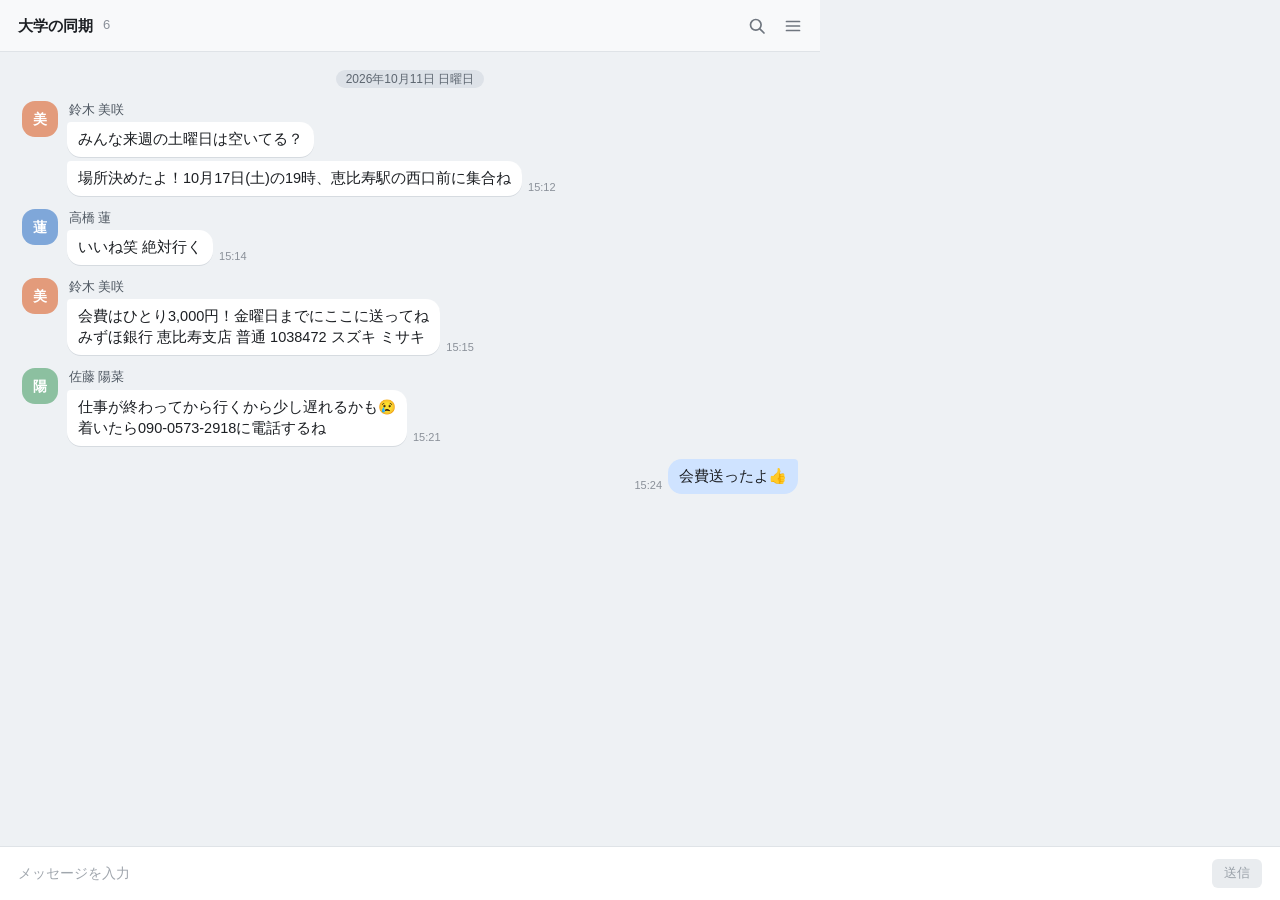
<file: scripts/demo/scenes/chat.ja.html>
<!doctype html>
<html lang="ja">
<head>
<meta charset="utf-8" />
<title>大学の同期</title>
<style>
  * { box-sizing: border-box; }
  html, body { margin: 0; width: 820px; height: 560px; overflow: hidden; }
  body { font: 14.5px/1.45 -apple-system, BlinkMacSystemFont, "Hiragino Sans", sans-serif; color: #1c1f23; background: #eef1f4; -webkit-font-smoothing: antialiased; }
  .head { height: 52px; background: #f8f9fa; border-bottom: 1px solid #dfe3e7; display: flex; align-items: center; padding: 0 18px; gap: 10px; }
  .head .title { font-weight: 650; font-size: 15px; }
  .head .count { color: #8a9099; font-size: 13px; }
  .head .icons { margin-left: auto; display: flex; gap: 18px; color: #6f767f; }
  .feed { padding: 10px 22px 0; }
  .day { text-align: center; margin: 6px 0 12px; }
  .day span { background: #dde2e8; color: #5d6670; font-size: 12px; border-radius: 10px; padding: 2px 10px; }
  .msg { display: flex; gap: 9px; margin-bottom: 9px; align-items: flex-start; }
  .av { width: 36px; height: 36px; border-radius: 13px; flex: none; display: flex; align-items: center; justify-content: center; font-size: 14px; font-weight: 600; color: #fff; }
  .name { font-size: 12.5px; color: #4f5862; margin: 0 0 3px 2px; }
  .line { display: flex; align-items: flex-end; gap: 6px; margin-bottom: 4px; }
  .bubble { background: #fff; border-radius: 4px 14px 14px 14px; padding: 7px 11px; max-width: 470px; box-shadow: 0 1px 0 #d6dbe0; }
  .time { font-size: 11px; color: #8a9099; white-space: nowrap; }
  .me { justify-content: flex-end; }
  .me .bubble { background: #cfe3ff; border-radius: 14px 4px 14px 14px; box-shadow: none; }
  .me .line { flex-direction: row-reverse; }
  .input { position: absolute; left: 0; right: 0; bottom: 0; height: 54px; background: #fff; border-top: 1px solid #dfe3e7; display: flex; align-items: center; padding: 0 18px; color: #a0a6ad; font-size: 14px; }
  .input .send { margin-left: auto; background: #e9ecef; color: #9aa1a9; border-radius: 6px; padding: 5px 12px; font-size: 13px; }
</style>
</head>
<body>
  <div class="head">
    <span class="title">大学の同期</span><span class="count">6</span>
    <span class="icons"><svg width="18" height="18" viewBox="0 0 18 18" fill="none" stroke="currentColor" stroke-width="1.7" stroke-linecap="round"><circle cx="7.8" cy="7.8" r="5.3"/><path d="M11.8 11.8 16 16"/></svg><svg width="18" height="18" viewBox="0 0 18 18" fill="none" stroke="currentColor" stroke-width="1.7" stroke-linecap="round"><path d="M2.5 4.5h13M2.5 9h13M2.5 13.5h13"/></svg></span>
  </div>
  <div class="feed">
    <div class="day"><span>2026年10月11日 日曜日</span></div>
    <div class="msg">
      <div class="av" style="background:#e39b7b">美</div>
      <div>
        <div class="name">鈴木 美咲</div>
        <div class="line"><div class="bubble">みんな来週の土曜日は空いてる？</div></div>
        <div class="line"><div class="bubble">場所決めたよ！10月17日(土)の19時、恵比寿駅の西口前に集合ね</div><span class="time">15:12</span></div>
      </div>
    </div>
    <div class="msg">
      <div class="av" style="background:#7fa7d9">蓮</div>
      <div>
        <div class="name">高橋 蓮</div>
        <div class="line"><div class="bubble">いいね笑 絶対行く</div><span class="time">15:14</span></div>
      </div>
    </div>
    <div class="msg">
      <div class="av" style="background:#e39b7b">美</div>
      <div>
        <div class="name">鈴木 美咲</div>
        <div class="line"><div class="bubble">会費はひとり3,000円！金曜日までにここに送ってね<br />みずほ銀行 恵比寿支店 普通 1038472 スズキ ミサキ</div><span class="time">15:15</span></div>
      </div>
    </div>
    <div class="msg">
      <div class="av" style="background:#8cc0a0">陽</div>
      <div>
        <div class="name">佐藤 陽菜</div>
        <div class="line"><div class="bubble">仕事が終わってから行くから少し遅れるかも😢<br />着いたら090-0573-2918に電話するね</div><span class="time">15:21</span></div>
      </div>
    </div>
    <div class="msg me">
      <div class="line"><div class="bubble">会費送ったよ👍</div><span class="time">15:24</span></div>
    </div>
  </div>
  <div class="input">メッセージを入力<span class="send">送信</span></div>
</body>
</html>
</html>
</file>
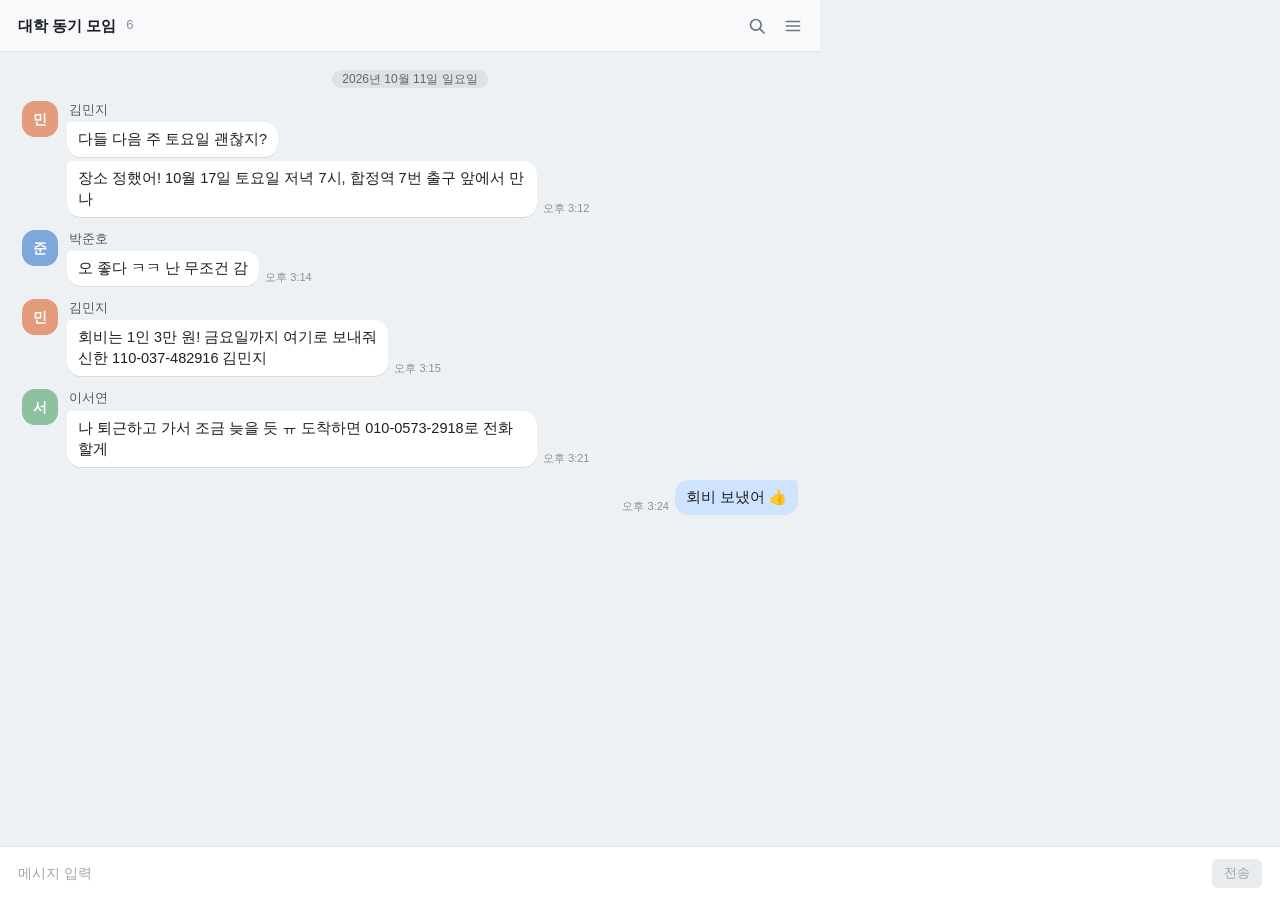
<file: scripts/demo/scenes/chat.ko.html>
<!doctype html>
<html lang="ko">
<head>
<meta charset="utf-8" />
<title>대학 동기 모임</title>
<style>
  * { box-sizing: border-box; }
  html, body { margin: 0; width: 820px; height: 560px; overflow: hidden; }
  body { font: 14.5px/1.45 -apple-system, BlinkMacSystemFont, "Apple SD Gothic Neo", sans-serif; color: #1c1f23; background: #eef1f4; -webkit-font-smoothing: antialiased; }
  .head { height: 52px; background: #f8f9fa; border-bottom: 1px solid #dfe3e7; display: flex; align-items: center; padding: 0 18px; gap: 10px; }
  .head .title { font-weight: 650; font-size: 15px; }
  .head .count { color: #8a9099; font-size: 13px; }
  .head .icons { margin-left: auto; display: flex; gap: 18px; color: #6f767f; }
  .feed { padding: 10px 22px 0; }
  .day { text-align: center; margin: 6px 0 12px; }
  .day span { background: #dde2e8; color: #5d6670; font-size: 12px; border-radius: 10px; padding: 2px 10px; }
  .msg { display: flex; gap: 9px; margin-bottom: 9px; align-items: flex-start; }
  .av { width: 36px; height: 36px; border-radius: 13px; flex: none; display: flex; align-items: center; justify-content: center; font-size: 14px; font-weight: 600; color: #fff; }
  .name { font-size: 12.5px; color: #4f5862; margin: 0 0 3px 2px; }
  .line { display: flex; align-items: flex-end; gap: 6px; margin-bottom: 4px; }
  .bubble { background: #fff; border-radius: 4px 14px 14px 14px; padding: 7px 11px; max-width: 470px; box-shadow: 0 1px 0 #d6dbe0; }
  .time { font-size: 11px; color: #8a9099; white-space: nowrap; }
  .me { justify-content: flex-end; }
  .me .bubble { background: #cfe3ff; border-radius: 14px 4px 14px 14px; box-shadow: none; }
  .me .line { flex-direction: row-reverse; }
  .input { position: absolute; left: 0; right: 0; bottom: 0; height: 54px; background: #fff; border-top: 1px solid #dfe3e7; display: flex; align-items: center; padding: 0 18px; color: #a0a6ad; font-size: 14px; }
  .input .send { margin-left: auto; background: #e9ecef; color: #9aa1a9; border-radius: 6px; padding: 5px 12px; font-size: 13px; }
</style>
</head>
<body>
  <div class="head">
    <span class="title">대학 동기 모임</span><span class="count">6</span>
    <span class="icons"><svg width="18" height="18" viewBox="0 0 18 18" fill="none" stroke="currentColor" stroke-width="1.7" stroke-linecap="round"><circle cx="7.8" cy="7.8" r="5.3"/><path d="M11.8 11.8 16 16"/></svg><svg width="18" height="18" viewBox="0 0 18 18" fill="none" stroke="currentColor" stroke-width="1.7" stroke-linecap="round"><path d="M2.5 4.5h13M2.5 9h13M2.5 13.5h13"/></svg></span>
  </div>
  <div class="feed">
    <div class="day"><span>2026년 10월 11일 일요일</span></div>
    <div class="msg">
      <div class="av" style="background:#e39b7b">민</div>
      <div>
        <div class="name">김민지</div>
        <div class="line"><div class="bubble">다들 다음 주 토요일 괜찮지?</div></div>
        <div class="line"><div class="bubble">장소 정했어! 10월 17일 토요일 저녁 7시, 합정역 7번 출구 앞에서 만나</div><span class="time">오후 3:12</span></div>
      </div>
    </div>
    <div class="msg">
      <div class="av" style="background:#7fa7d9">준</div>
      <div>
        <div class="name">박준호</div>
        <div class="line"><div class="bubble">오 좋다 ㅋㅋ 난 무조건 감</div><span class="time">오후 3:14</span></div>
      </div>
    </div>
    <div class="msg">
      <div class="av" style="background:#e39b7b">민</div>
      <div>
        <div class="name">김민지</div>
        <div class="line"><div class="bubble">회비는 1인 3만 원! 금요일까지 여기로 보내줘<br />신한 110-037-482916 김민지</div><span class="time">오후 3:15</span></div>
      </div>
    </div>
    <div class="msg">
      <div class="av" style="background:#8cc0a0">서</div>
      <div>
        <div class="name">이서연</div>
        <div class="line"><div class="bubble">나 퇴근하고 가서 조금 늦을 듯 ㅠ 도착하면 010-0573-2918로 전화할게</div><span class="time">오후 3:21</span></div>
      </div>
    </div>
    <div class="msg me">
      <div class="line"><div class="bubble">회비 보냈어 👍</div><span class="time">오후 3:24</span></div>
    </div>
  </div>
  <div class="input">메시지 입력<span class="send">전송</span></div>
</body>
</html>
</file>
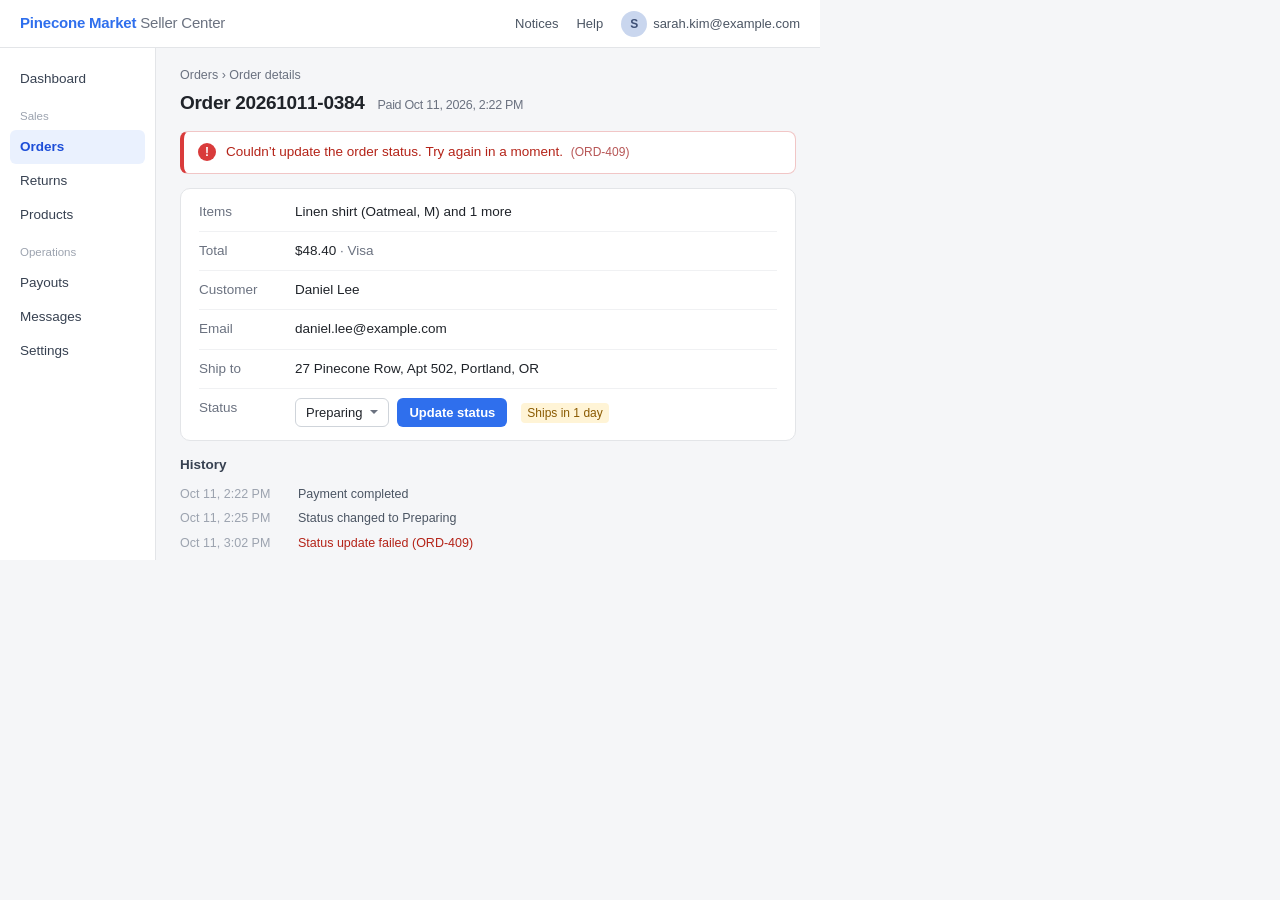
<file: scripts/demo/scenes/order.en.html>
<!doctype html>
<html lang="en">
<head>
<meta charset="utf-8" />
<title>Order details - Pinecone Market Seller Center</title>
<style>
  * { box-sizing: border-box; }
  html, body { margin: 0; width: 820px; height: 560px; overflow: hidden; }
  body { font: 14px/1.5 -apple-system, BlinkMacSystemFont, "Apple SD Gothic Neo", sans-serif; color: #1f2329; background: #f5f6f8; -webkit-font-smoothing: antialiased; }
  .top { height: 48px; background: #fff; border-bottom: 1px solid #e3e5e8; display: flex; align-items: center; padding: 0 20px; gap: 10px; }
  .logo { font-weight: 700; font-size: 15px; letter-spacing: -0.2px; }
  .logo b { color: #2f6fed; }
  .logo span { color: #6b7280; font-weight: 500; margin-left: 4px; }
  .top .right { margin-left: auto; display: flex; align-items: center; gap: 18px; color: #4b5563; font-size: 13px; }
  .avatar { width: 26px; height: 26px; border-radius: 50%; background: #c9d6ee; color: #3d4f75; font-size: 12px; font-weight: 600; display: inline-flex; align-items: center; justify-content: center; margin-right: 6px; }
  .account { display: inline-flex; align-items: center; }
  .layout { display: flex; height: 512px; }
  .side { width: 156px; background: #fff; border-right: 1px solid #e3e5e8; padding: 14px 10px; font-size: 13.5px; }
  .side a { display: block; padding: 7px 10px; border-radius: 6px; color: #374151; text-decoration: none; }
  .side a.on { background: #eaf1fe; color: #1d4ed8; font-weight: 600; }
  .side .group { color: #9ca3af; font-size: 11.5px; padding: 12px 10px 4px; }
  main { flex: 1; padding: 18px 24px; }
  .crumb { color: #6b7280; font-size: 12.5px; }
  h1 { font-size: 19px; margin: 4px 0 14px; letter-spacing: -0.3px; }
  h1 small { font-size: 12.5px; color: #6b7280; font-weight: 500; margin-left: 8px; }
  .alert { display: flex; gap: 10px; align-items: flex-start; background: #fff; border: 1px solid #f1c6c6; border-left: 4px solid #d93b3b; color: #b42318; border-radius: 8px; padding: 10px 14px; font-size: 13.5px; margin-bottom: 14px; }
  .alert i { font-style: normal; width: 18px; height: 18px; border-radius: 50%; background: #d93b3b; color: #fff; font-size: 12px; font-weight: 700; display: inline-flex; align-items: center; justify-content: center; flex: none; margin-top: 1px; }
  .alert small { color: #b75656; font-size: 12px; margin-left: 4px; }
  .card { background: #fff; border: 1px solid #e3e5e8; border-radius: 10px; padding: 4px 18px; }
  .row { display: flex; padding: 9px 0; border-bottom: 1px solid #f0f1f3; font-size: 13.5px; }
  .row:last-child { border-bottom: 0; }
  .row dt { width: 96px; color: #6b7280; flex: none; }
  .row dd { margin: 0; }
  .status { display: flex; align-items: center; gap: 8px; }
  .select { border: 1px solid #cfd4da; border-radius: 6px; padding: 4px 26px 4px 10px; font-size: 13px; position: relative; background: #fff; }
  .select::after { content: ""; position: absolute; right: 10px; top: 11px; border: 4px solid transparent; border-top-color: #6b7280; }
  .btn { background: #2f6fed; color: #fff; border-radius: 6px; padding: 5px 12px; font-size: 13px; font-weight: 600; }
  .badge { background: #fff4d6; color: #8a5a00; font-size: 12px; border-radius: 4px; padding: 1px 6px; margin-left: 6px; }
  .muted { color: #6b7280; }
  h2 { font-size: 13.5px; margin: 14px 0 6px; color: #374151; }
  .log { font-size: 12.5px; color: #4b5563; }
  .log div { padding: 3px 0; }
  .log time { color: #9ca3af; display: inline-block; width: 118px; font-variant-numeric: tabular-nums; }
  .log .fail { color: #b42318; }
</style>
</head>
<body>
  <div class="top">
    <div class="logo"><b>Pinecone Market</b><span>Seller Center</span></div>
    <div class="right">
      <span>Notices</span><span>Help</span>
      <span class="account"><span class="avatar">S</span>sarah.kim@example.com</span>
    </div>
  </div>
  <div class="layout">
    <nav class="side">
      <a>Dashboard</a>
      <div class="group">Sales</div>
      <a class="on">Orders</a>
      <a>Returns</a>
      <a>Products</a>
      <div class="group">Operations</div>
      <a>Payouts</a>
      <a>Messages</a>
      <a>Settings</a>
    </nav>
    <main>
      <div class="crumb">Orders › Order details</div>
      <h1>Order 20261011-0384 <small>Paid Oct 11, 2026, 2:22 PM</small></h1>
      <div class="alert"><i>!</i><div>Couldn’t update the order status. Try again in a moment. <small>(ORD-409)</small></div></div>
      <dl class="card">
        <div class="row"><dt>Items</dt><dd>Linen shirt (Oatmeal, M) and 1 more</dd></div>
        <div class="row"><dt>Total</dt><dd>$48.40 <span class="muted">· Visa</span></dd></div>
        <div class="row"><dt>Customer</dt><dd>Daniel Lee</dd></div>
        <div class="row"><dt>Email</dt><dd>daniel.lee@example.com</dd></div>
        <div class="row"><dt>Ship to</dt><dd>27 Pinecone Row, Apt 502, Portland, OR</dd></div>
        <div class="row"><dt>Status</dt><dd class="status"><span class="select">Preparing</span><span class="btn">Update status</span><span class="badge">Ships in 1 day</span></dd></div>
      </dl>
      <h2>History</h2>
      <div class="log">
        <div><time>Oct 11, 2:22 PM</time>Payment completed</div>
        <div><time>Oct 11, 2:25 PM</time>Status changed to Preparing</div>
        <div class="fail"><time>Oct 11, 3:02 PM</time>Status update failed (ORD-409)</div>
      </div>
    </main>
  </div>
</body>
</html>
</file>
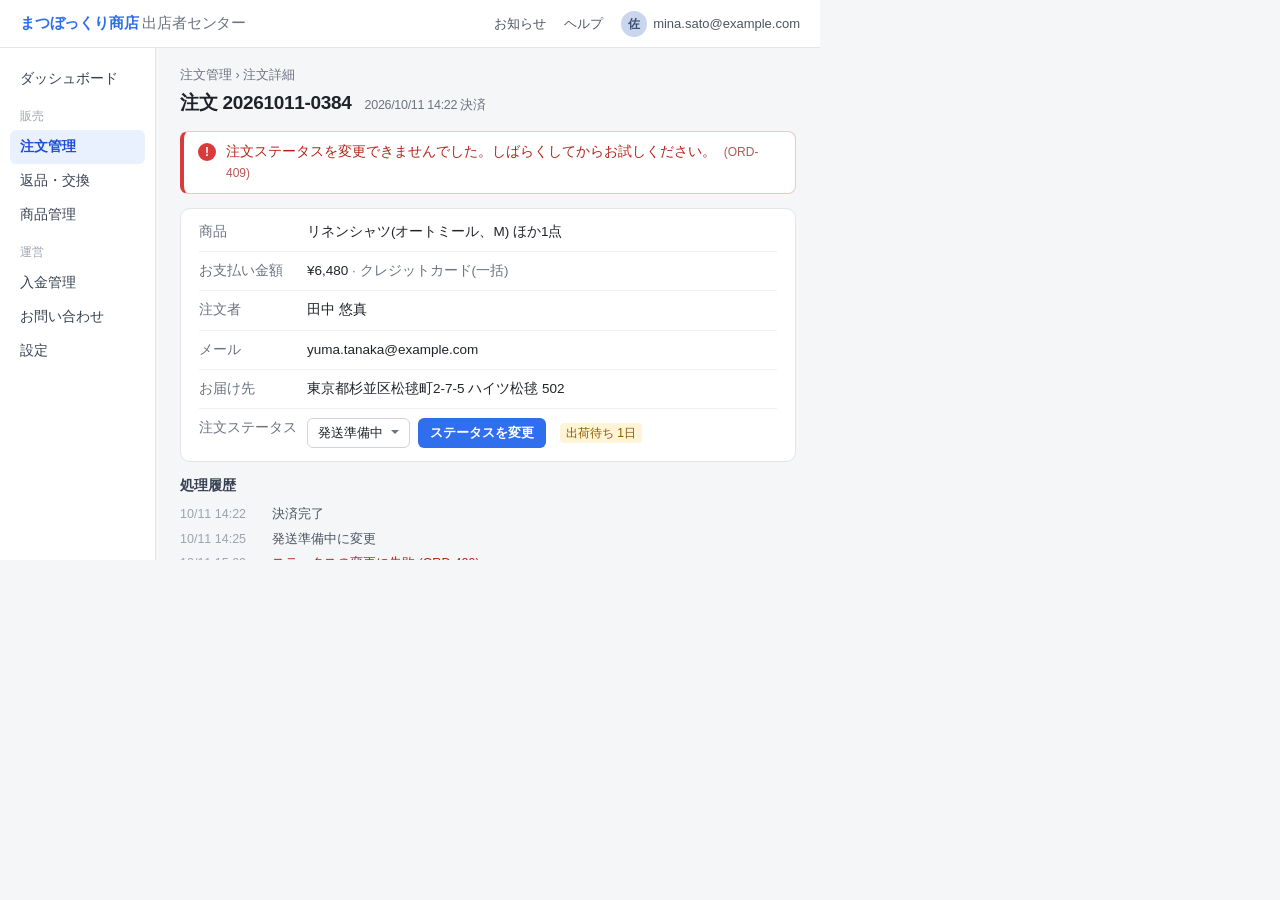
<file: scripts/demo/scenes/order.ja.html>
<!doctype html>
<html lang="ja">
<head>
<meta charset="utf-8" />
<title>注文詳細 - まつぼっくり商店 出店者センター</title>
<style>
  * { box-sizing: border-box; }
  html, body { margin: 0; width: 820px; height: 560px; overflow: hidden; }
  body { font: 14px/1.5 -apple-system, BlinkMacSystemFont, "Hiragino Sans", sans-serif; color: #1f2329; background: #f5f6f8; -webkit-font-smoothing: antialiased; }
  .top { height: 48px; background: #fff; border-bottom: 1px solid #e3e5e8; display: flex; align-items: center; padding: 0 20px; gap: 10px; }
  .logo { font-weight: 700; font-size: 15px; letter-spacing: -0.2px; }
  .logo b { color: #2f6fed; }
  .logo span { color: #6b7280; font-weight: 500; margin-left: 4px; }
  .top .right { margin-left: auto; display: flex; align-items: center; gap: 18px; color: #4b5563; font-size: 13px; }
  .avatar { width: 26px; height: 26px; border-radius: 50%; background: #c9d6ee; color: #3d4f75; font-size: 12px; font-weight: 600; display: inline-flex; align-items: center; justify-content: center; margin-right: 6px; }
  .account { display: inline-flex; align-items: center; }
  .layout { display: flex; height: 512px; }
  .side { width: 156px; background: #fff; border-right: 1px solid #e3e5e8; padding: 14px 10px; font-size: 13.5px; }
  .side a { display: block; padding: 7px 10px; border-radius: 6px; color: #374151; text-decoration: none; }
  .side a.on { background: #eaf1fe; color: #1d4ed8; font-weight: 600; }
  .side .group { color: #9ca3af; font-size: 11.5px; padding: 12px 10px 4px; }
  main { flex: 1; padding: 18px 24px; }
  .crumb { color: #6b7280; font-size: 12.5px; }
  h1 { font-size: 19px; margin: 4px 0 14px; letter-spacing: -0.3px; }
  h1 small { font-size: 12.5px; color: #6b7280; font-weight: 500; margin-left: 8px; }
  .alert { display: flex; gap: 10px; align-items: flex-start; background: #fff; border: 1px solid #f1c6c6; border-left: 4px solid #d93b3b; color: #b42318; border-radius: 8px; padding: 10px 14px; font-size: 13.5px; margin-bottom: 14px; }
  .alert i { font-style: normal; width: 18px; height: 18px; border-radius: 50%; background: #d93b3b; color: #fff; font-size: 12px; font-weight: 700; display: inline-flex; align-items: center; justify-content: center; flex: none; margin-top: 1px; }
  .alert small { color: #b75656; font-size: 12px; margin-left: 4px; }
  .card { background: #fff; border: 1px solid #e3e5e8; border-radius: 10px; padding: 4px 18px; }
  .row { display: flex; padding: 9px 0; border-bottom: 1px solid #f0f1f3; font-size: 13.5px; }
  .row:last-child { border-bottom: 0; }
  .row dt { width: 108px; color: #6b7280; flex: none; }
  .row dd { margin: 0; }
  .status { display: flex; align-items: center; gap: 8px; }
  .select { border: 1px solid #cfd4da; border-radius: 6px; padding: 4px 26px 4px 10px; font-size: 13px; position: relative; background: #fff; }
  .select::after { content: ""; position: absolute; right: 10px; top: 11px; border: 4px solid transparent; border-top-color: #6b7280; }
  .btn { background: #2f6fed; color: #fff; border-radius: 6px; padding: 5px 12px; font-size: 13px; font-weight: 600; }
  .badge { background: #fff4d6; color: #8a5a00; font-size: 12px; border-radius: 4px; padding: 1px 6px; margin-left: 6px; }
  .muted { color: #6b7280; }
  h2 { font-size: 13.5px; margin: 14px 0 6px; color: #374151; }
  .log { font-size: 12.5px; color: #4b5563; }
  .log div { padding: 3px 0; }
  .log time { color: #9ca3af; display: inline-block; width: 92px; font-variant-numeric: tabular-nums; }
  .log .fail { color: #b42318; }
</style>
</head>
<body>
  <div class="top">
    <div class="logo"><b>まつぼっくり商店</b><span>出店者センター</span></div>
    <div class="right">
      <span>お知らせ</span><span>ヘルプ</span>
      <span class="account"><span class="avatar">佐</span>mina.sato@example.com</span>
    </div>
  </div>
  <div class="layout">
    <nav class="side">
      <a>ダッシュボード</a>
      <div class="group">販売</div>
      <a class="on">注文管理</a>
      <a>返品・交換</a>
      <a>商品管理</a>
      <div class="group">運営</div>
      <a>入金管理</a>
      <a>お問い合わせ</a>
      <a>設定</a>
    </nav>
    <main>
      <div class="crumb">注文管理 › 注文詳細</div>
      <h1>注文 20261011-0384 <small>2026/10/11 14:22 決済</small></h1>
      <div class="alert"><i>!</i><div>注文ステータスを変更できませんでした。しばらくしてからお試しください。 <small>(ORD-409)</small></div></div>
      <dl class="card">
        <div class="row"><dt>商品</dt><dd>リネンシャツ(オートミール、M) ほか1点</dd></div>
        <div class="row"><dt>お支払い金額</dt><dd>¥6,480 <span class="muted">· クレジットカード(一括)</span></dd></div>
        <div class="row"><dt>注文者</dt><dd>田中 悠真</dd></div>
        <div class="row"><dt>メール</dt><dd>yuma.tanaka@example.com</dd></div>
        <div class="row"><dt>お届け先</dt><dd>東京都杉並区松毬町2-7-5 ハイツ松毬 502</dd></div>
        <div class="row"><dt>注文ステータス</dt><dd class="status"><span class="select">発送準備中</span><span class="btn">ステータスを変更</span><span class="badge">出荷待ち 1日</span></dd></div>
      </dl>
      <h2>処理履歴</h2>
      <div class="log">
        <div><time>10/11 14:22</time>決済完了</div>
        <div><time>10/11 14:25</time>発送準備中に変更</div>
        <div class="fail"><time>10/11 15:02</time>ステータスの変更に失敗 (ORD-409)</div>
      </div>
    </main>
  </div>
</body>
</html>
</html>
</file>
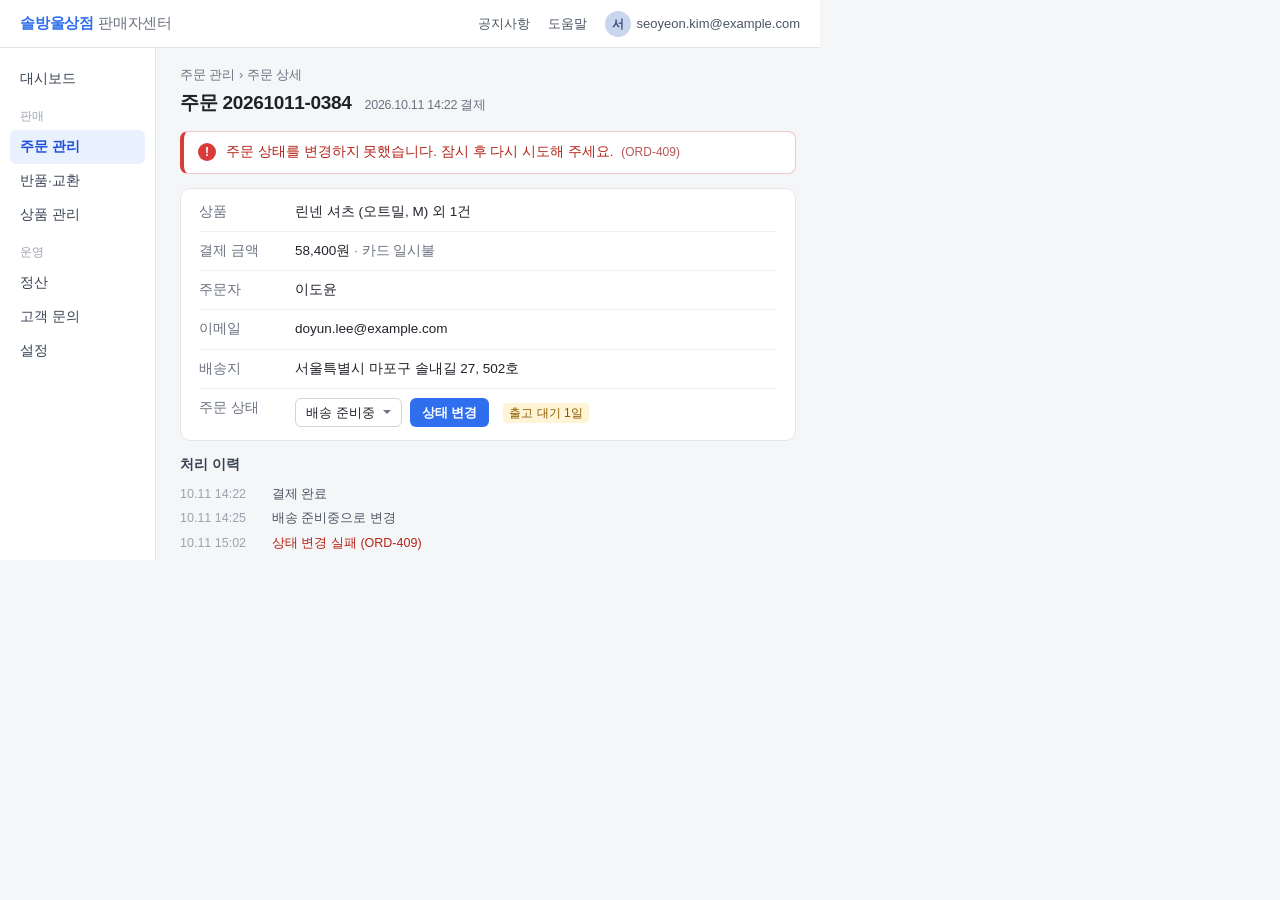
<file: scripts/demo/scenes/order.ko.html>
<!doctype html>
<html lang="ko">
<head>
<meta charset="utf-8" />
<title>주문 상세 - 솔방울상점 판매자센터</title>
<style>
  * { box-sizing: border-box; }
  html, body { margin: 0; width: 820px; height: 560px; overflow: hidden; }
  body { font: 14px/1.5 -apple-system, BlinkMacSystemFont, "Apple SD Gothic Neo", sans-serif; color: #1f2329; background: #f5f6f8; -webkit-font-smoothing: antialiased; }
  .top { height: 48px; background: #fff; border-bottom: 1px solid #e3e5e8; display: flex; align-items: center; padding: 0 20px; gap: 10px; }
  .logo { font-weight: 700; font-size: 15px; letter-spacing: -0.2px; }
  .logo b { color: #2f6fed; }
  .logo span { color: #6b7280; font-weight: 500; margin-left: 4px; }
  .top .right { margin-left: auto; display: flex; align-items: center; gap: 18px; color: #4b5563; font-size: 13px; }
  .avatar { width: 26px; height: 26px; border-radius: 50%; background: #c9d6ee; color: #3d4f75; font-size: 12px; font-weight: 600; display: inline-flex; align-items: center; justify-content: center; margin-right: 6px; }
  .account { display: inline-flex; align-items: center; }
  .layout { display: flex; height: 512px; }
  .side { width: 156px; background: #fff; border-right: 1px solid #e3e5e8; padding: 14px 10px; font-size: 13.5px; }
  .side a { display: block; padding: 7px 10px; border-radius: 6px; color: #374151; text-decoration: none; }
  .side a.on { background: #eaf1fe; color: #1d4ed8; font-weight: 600; }
  .side .group { color: #9ca3af; font-size: 11.5px; padding: 12px 10px 4px; }
  main { flex: 1; padding: 18px 24px; }
  .crumb { color: #6b7280; font-size: 12.5px; }
  h1 { font-size: 19px; margin: 4px 0 14px; letter-spacing: -0.3px; }
  h1 small { font-size: 12.5px; color: #6b7280; font-weight: 500; margin-left: 8px; }
  .alert { display: flex; gap: 10px; align-items: flex-start; background: #fff; border: 1px solid #f1c6c6; border-left: 4px solid #d93b3b; color: #b42318; border-radius: 8px; padding: 10px 14px; font-size: 13.5px; margin-bottom: 14px; }
  .alert i { font-style: normal; width: 18px; height: 18px; border-radius: 50%; background: #d93b3b; color: #fff; font-size: 12px; font-weight: 700; display: inline-flex; align-items: center; justify-content: center; flex: none; margin-top: 1px; }
  .alert small { color: #b75656; font-size: 12px; margin-left: 4px; }
  .card { background: #fff; border: 1px solid #e3e5e8; border-radius: 10px; padding: 4px 18px; }
  .row { display: flex; padding: 9px 0; border-bottom: 1px solid #f0f1f3; font-size: 13.5px; }
  .row:last-child { border-bottom: 0; }
  .row dt { width: 96px; color: #6b7280; flex: none; }
  .row dd { margin: 0; }
  .status { display: flex; align-items: center; gap: 8px; }
  .select { border: 1px solid #cfd4da; border-radius: 6px; padding: 4px 26px 4px 10px; font-size: 13px; position: relative; background: #fff; }
  .select::after { content: ""; position: absolute; right: 10px; top: 11px; border: 4px solid transparent; border-top-color: #6b7280; }
  .btn { background: #2f6fed; color: #fff; border-radius: 6px; padding: 5px 12px; font-size: 13px; font-weight: 600; }
  .badge { background: #fff4d6; color: #8a5a00; font-size: 12px; border-radius: 4px; padding: 1px 6px; margin-left: 6px; }
  .muted { color: #6b7280; }
  h2 { font-size: 13.5px; margin: 14px 0 6px; color: #374151; }
  .log { font-size: 12.5px; color: #4b5563; }
  .log div { padding: 3px 0; }
  .log time { color: #9ca3af; display: inline-block; width: 92px; font-variant-numeric: tabular-nums; }
  .log .fail { color: #b42318; }
</style>
</head>
<body>
  <div class="top">
    <div class="logo"><b>솔방울상점</b><span>판매자센터</span></div>
    <div class="right">
      <span>공지사항</span><span>도움말</span>
      <span class="account"><span class="avatar">서</span>seoyeon.kim@example.com</span>
    </div>
  </div>
  <div class="layout">
    <nav class="side">
      <a>대시보드</a>
      <div class="group">판매</div>
      <a class="on">주문 관리</a>
      <a>반품·교환</a>
      <a>상품 관리</a>
      <div class="group">운영</div>
      <a>정산</a>
      <a>고객 문의</a>
      <a>설정</a>
    </nav>
    <main>
      <div class="crumb">주문 관리 › 주문 상세</div>
      <h1>주문 20261011-0384 <small>2026.10.11 14:22 결제</small></h1>
      <div class="alert"><i>!</i><div>주문 상태를 변경하지 못했습니다. 잠시 후 다시 시도해 주세요. <small>(ORD-409)</small></div></div>
      <dl class="card">
        <div class="row"><dt>상품</dt><dd>린넨 셔츠 (오트밀, M) 외 1건</dd></div>
        <div class="row"><dt>결제 금액</dt><dd>58,400원 <span class="muted">· 카드 일시불</span></dd></div>
        <div class="row"><dt>주문자</dt><dd>이도윤</dd></div>
        <div class="row"><dt>이메일</dt><dd>doyun.lee@example.com</dd></div>
        <div class="row"><dt>배송지</dt><dd>서울특별시 마포구 솔내길 27, 502호</dd></div>
        <div class="row"><dt>주문 상태</dt><dd class="status"><span class="select">배송 준비중</span><span class="btn">상태 변경</span><span class="badge">출고 대기 1일</span></dd></div>
      </dl>
      <h2>처리 이력</h2>
      <div class="log">
        <div><time>10.11 14:22</time>결제 완료</div>
        <div><time>10.11 14:25</time>배송 준비중으로 변경</div>
        <div class="fail"><time>10.11 15:02</time>상태 변경 실패 (ORD-409)</div>
      </div>
    </main>
  </div>
</body>
</html>
</file>
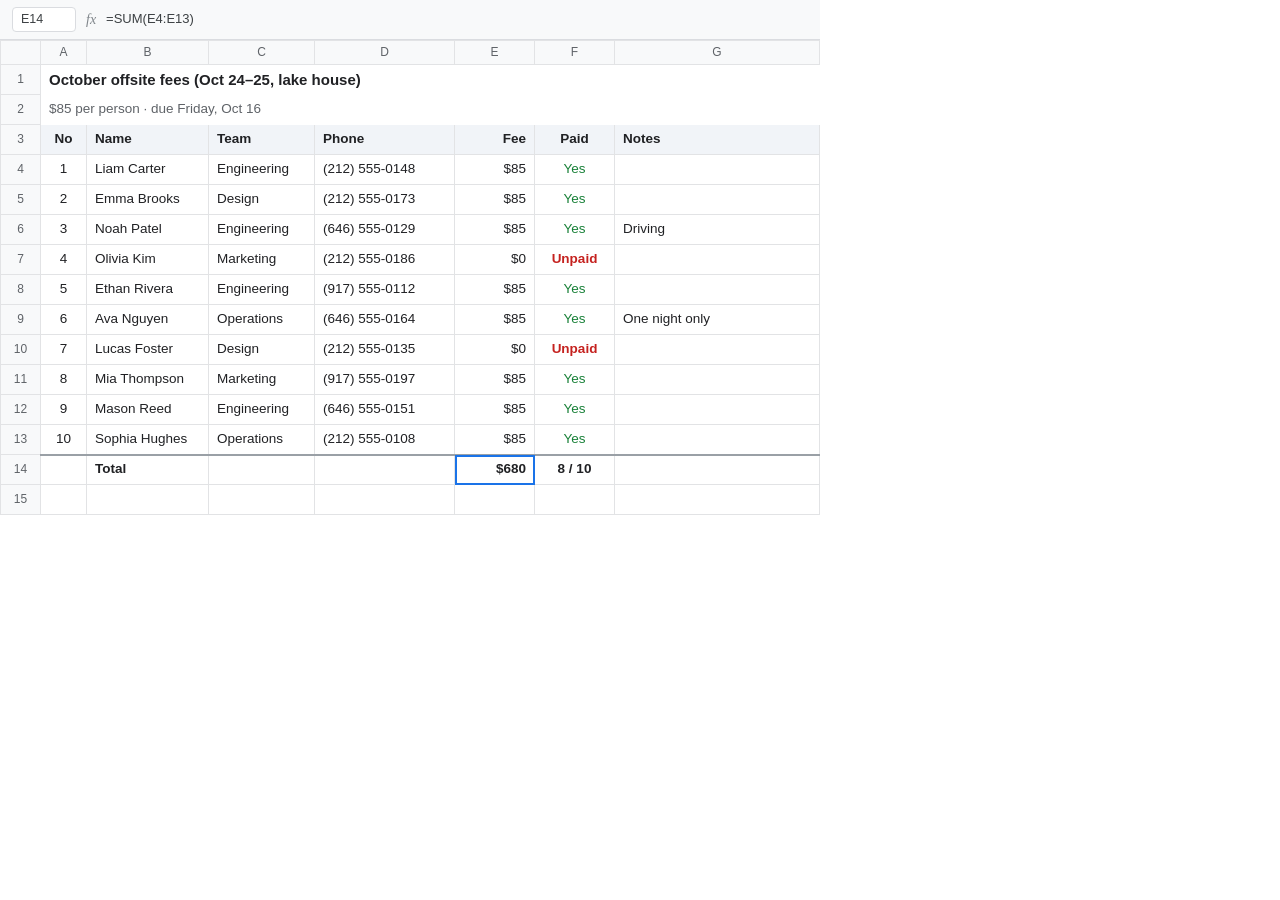
<file: scripts/demo/scenes/sheet.en.html>
<!doctype html>
<html lang="en">
<head>
<meta charset="utf-8" />
<title>October offsite fees</title>
<style>
  * { box-sizing: border-box; }
  html, body { margin: 0; width: 820px; height: 560px; overflow: hidden; }
  body { font: 13.5px/1.4 -apple-system, BlinkMacSystemFont, "Apple SD Gothic Neo", sans-serif; color: #202124; background: #fff; -webkit-font-smoothing: antialiased; }
  .bar { height: 40px; display: flex; align-items: center; gap: 10px; padding: 0 12px; border-bottom: 1px solid #dadce0; background: #f8f9fa; }
  .ref { width: 64px; border: 1px solid #dadce0; border-radius: 4px; background: #fff; padding: 3px 8px; font-size: 12.5px; color: #3c4043; }
  .fx { color: #80868b; font-style: italic; font-family: Georgia, serif; font-size: 14px; }
  .formula { flex: 1; color: #3c4043; font-size: 13px; }
  table { border-collapse: collapse; table-layout: fixed; width: 100%; }
  col.rn { width: 40px; }
  th, td { border: 1px solid #e2e3e5; height: 30px; padding: 0 8px; white-space: nowrap; overflow: hidden; }
  thead th { background: #f8f9fa; color: #5f6368; font-weight: 500; font-size: 12px; height: 24px; text-align: center; }
  tbody th { background: #f8f9fa; color: #5f6368; font-weight: 500; font-size: 12px; text-align: center; padding: 0; }
  .h td { font-weight: 650; background: #f1f4f8; }
  .num { text-align: right; font-variant-numeric: tabular-nums; }
  .c { text-align: center; }
  .no { color: #c5221f; font-weight: 600; }
  .ok { color: #188038; }
  .title td { font-size: 15px; font-weight: 700; border-color: transparent; }
  .sum td { font-weight: 650; border-top: 2px solid #9aa0a6; }
  .sel { outline: 2px solid #1a73e8; outline-offset: -2px; }
</style>
</head>
<body>
  <div class="bar"><span class="ref">E14</span><span class="fx">fx</span><span class="formula">=SUM(E4:E13)</span></div>
  <table>
    <colgroup><col class="rn" /><col style="width:46px" /><col style="width:122px" /><col style="width:106px" /><col style="width:140px" /><col style="width:80px" /><col style="width:80px" /><col /></colgroup>
    <thead><tr><th></th><th>A</th><th>B</th><th>C</th><th>D</th><th>E</th><th>F</th><th>G</th></tr></thead>
    <tbody>
      <tr class="title"><th>1</th><td colspan="7">October offsite fees (Oct 24–25, lake house)</td></tr>
      <tr><th>2</th><td colspan="7" style="color:#5f6368;border-color:transparent">$85 per person · due Friday, Oct 16</td></tr>
      <tr class="h"><th>3</th><td class="c">No</td><td>Name</td><td>Team</td><td>Phone</td><td class="num">Fee</td><td class="c">Paid</td><td>Notes</td></tr>
      <tr><th>4</th><td class="c">1</td><td>Liam Carter</td><td>Engineering</td><td>(212) 555-0148</td><td class="num">$85</td><td class="c ok">Yes</td><td></td></tr>
      <tr><th>5</th><td class="c">2</td><td>Emma Brooks</td><td>Design</td><td>(212) 555-0173</td><td class="num">$85</td><td class="c ok">Yes</td><td></td></tr>
      <tr><th>6</th><td class="c">3</td><td>Noah Patel</td><td>Engineering</td><td>(646) 555-0129</td><td class="num">$85</td><td class="c ok">Yes</td><td>Driving</td></tr>
      <tr><th>7</th><td class="c">4</td><td>Olivia Kim</td><td>Marketing</td><td>(212) 555-0186</td><td class="num">$0</td><td class="c no">Unpaid</td><td></td></tr>
      <tr><th>8</th><td class="c">5</td><td>Ethan Rivera</td><td>Engineering</td><td>(917) 555-0112</td><td class="num">$85</td><td class="c ok">Yes</td><td></td></tr>
      <tr><th>9</th><td class="c">6</td><td>Ava Nguyen</td><td>Operations</td><td>(646) 555-0164</td><td class="num">$85</td><td class="c ok">Yes</td><td>One night only</td></tr>
      <tr><th>10</th><td class="c">7</td><td>Lucas Foster</td><td>Design</td><td>(212) 555-0135</td><td class="num">$0</td><td class="c no">Unpaid</td><td></td></tr>
      <tr><th>11</th><td class="c">8</td><td>Mia Thompson</td><td>Marketing</td><td>(917) 555-0197</td><td class="num">$85</td><td class="c ok">Yes</td><td></td></tr>
      <tr><th>12</th><td class="c">9</td><td>Mason Reed</td><td>Engineering</td><td>(646) 555-0151</td><td class="num">$85</td><td class="c ok">Yes</td><td></td></tr>
      <tr><th>13</th><td class="c">10</td><td>Sophia Hughes</td><td>Operations</td><td>(212) 555-0108</td><td class="num">$85</td><td class="c ok">Yes</td><td></td></tr>
      <tr class="sum"><th>14</th><td></td><td>Total</td><td></td><td></td><td class="num sel">$680</td><td class="c">8 / 10</td><td></td></tr>
      <tr><th>15</th><td></td><td></td><td></td><td></td><td></td><td></td><td></td></tr>
    </tbody>
  </table>
</body>
</html>
</file>
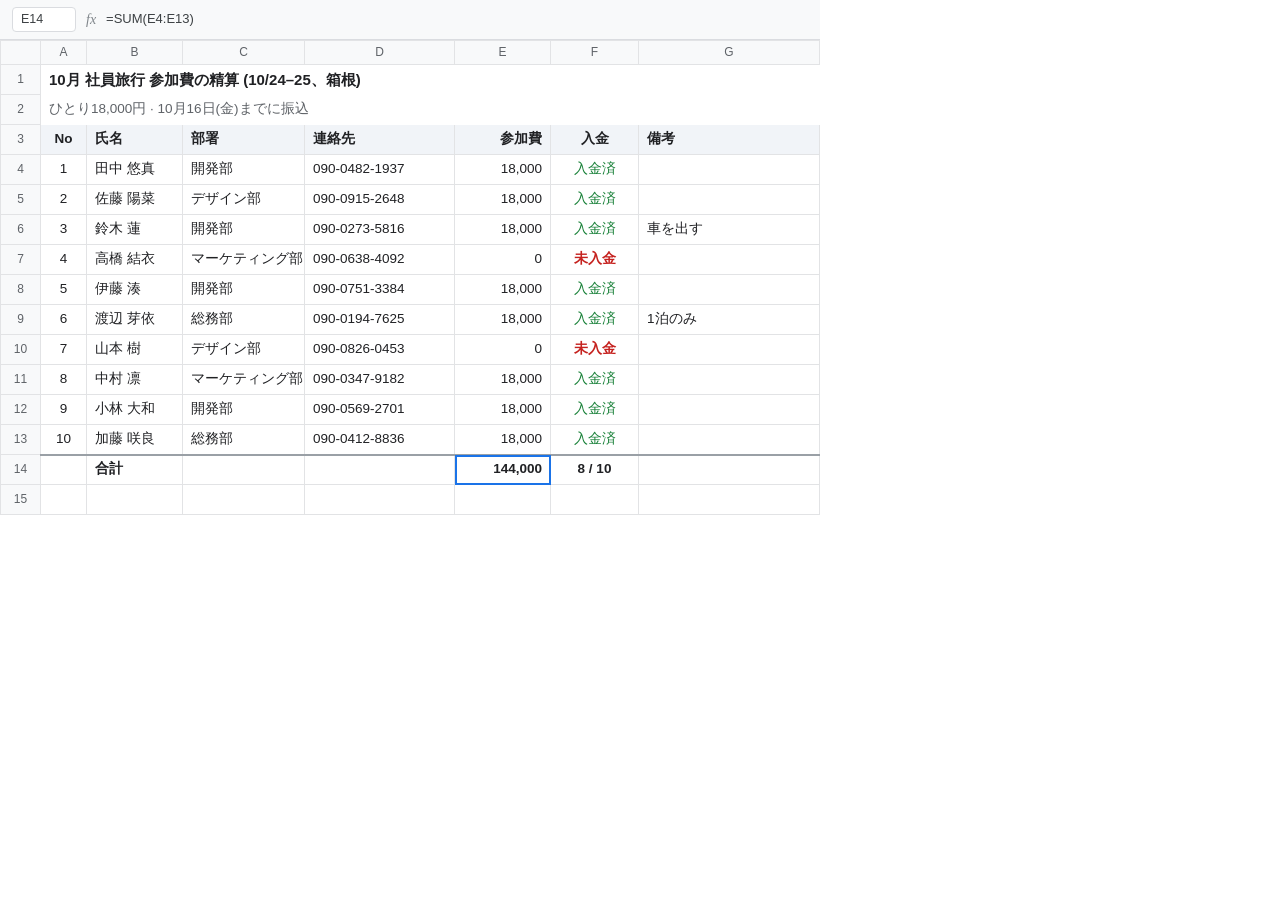
<file: scripts/demo/scenes/sheet.ja.html>
<!doctype html>
<html lang="ja">
<head>
<meta charset="utf-8" />
<title>10月 社員旅行 参加費 精算</title>
<style>
  * { box-sizing: border-box; }
  html, body { margin: 0; width: 820px; height: 560px; overflow: hidden; }
  body { font: 13.5px/1.4 -apple-system, BlinkMacSystemFont, "Hiragino Sans", sans-serif; color: #202124; background: #fff; -webkit-font-smoothing: antialiased; }
  .bar { height: 40px; display: flex; align-items: center; gap: 10px; padding: 0 12px; border-bottom: 1px solid #dadce0; background: #f8f9fa; }
  .ref { width: 64px; border: 1px solid #dadce0; border-radius: 4px; background: #fff; padding: 3px 8px; font-size: 12.5px; color: #3c4043; }
  .fx { color: #80868b; font-style: italic; font-family: Georgia, serif; font-size: 14px; }
  .formula { flex: 1; color: #3c4043; font-size: 13px; }
  table { border-collapse: collapse; table-layout: fixed; width: 100%; }
  col.rn { width: 40px; }
  th, td { border: 1px solid #e2e3e5; height: 30px; padding: 0 8px; white-space: nowrap; overflow: hidden; }
  thead th { background: #f8f9fa; color: #5f6368; font-weight: 500; font-size: 12px; height: 24px; text-align: center; }
  tbody th { background: #f8f9fa; color: #5f6368; font-weight: 500; font-size: 12px; text-align: center; padding: 0; }
  .h td { font-weight: 650; background: #f1f4f8; }
  .num { text-align: right; font-variant-numeric: tabular-nums; }
  .c { text-align: center; }
  .no { color: #c5221f; font-weight: 600; }
  .ok { color: #188038; }
  .title td { font-size: 15px; font-weight: 700; border-color: transparent; }
  .sum td { font-weight: 650; border-top: 2px solid #9aa0a6; }
  .sel { outline: 2px solid #1a73e8; outline-offset: -2px; }
</style>
</head>
<body>
  <div class="bar"><span class="ref">E14</span><span class="fx">fx</span><span class="formula">=SUM(E4:E13)</span></div>
  <table>
    <colgroup><col class="rn" /><col style="width:46px" /><col style="width:96px" /><col style="width:122px" /><col style="width:150px" /><col style="width:96px" /><col style="width:88px" /><col /></colgroup>
    <thead><tr><th></th><th>A</th><th>B</th><th>C</th><th>D</th><th>E</th><th>F</th><th>G</th></tr></thead>
    <tbody>
      <tr class="title"><th>1</th><td colspan="7">10月 社員旅行 参加費の精算 (10/24–25、箱根)</td></tr>
      <tr><th>2</th><td colspan="7" style="color:#5f6368;border-color:transparent">ひとり18,000円 · 10月16日(金)までに振込</td></tr>
      <tr class="h"><th>3</th><td class="c">No</td><td>氏名</td><td>部署</td><td>連絡先</td><td class="num">参加費</td><td class="c">入金</td><td>備考</td></tr>
      <tr><th>4</th><td class="c">1</td><td>田中 悠真</td><td>開発部</td><td>090-0482-1937</td><td class="num">18,000</td><td class="c ok">入金済</td><td></td></tr>
      <tr><th>5</th><td class="c">2</td><td>佐藤 陽菜</td><td>デザイン部</td><td>090-0915-2648</td><td class="num">18,000</td><td class="c ok">入金済</td><td></td></tr>
      <tr><th>6</th><td class="c">3</td><td>鈴木 蓮</td><td>開発部</td><td>090-0273-5816</td><td class="num">18,000</td><td class="c ok">入金済</td><td>車を出す</td></tr>
      <tr><th>7</th><td class="c">4</td><td>高橋 結衣</td><td>マーケティング部</td><td>090-0638-4092</td><td class="num">0</td><td class="c no">未入金</td><td></td></tr>
      <tr><th>8</th><td class="c">5</td><td>伊藤 湊</td><td>開発部</td><td>090-0751-3384</td><td class="num">18,000</td><td class="c ok">入金済</td><td></td></tr>
      <tr><th>9</th><td class="c">6</td><td>渡辺 芽依</td><td>総務部</td><td>090-0194-7625</td><td class="num">18,000</td><td class="c ok">入金済</td><td>1泊のみ</td></tr>
      <tr><th>10</th><td class="c">7</td><td>山本 樹</td><td>デザイン部</td><td>090-0826-0453</td><td class="num">0</td><td class="c no">未入金</td><td></td></tr>
      <tr><th>11</th><td class="c">8</td><td>中村 凛</td><td>マーケティング部</td><td>090-0347-9182</td><td class="num">18,000</td><td class="c ok">入金済</td><td></td></tr>
      <tr><th>12</th><td class="c">9</td><td>小林 大和</td><td>開発部</td><td>090-0569-2701</td><td class="num">18,000</td><td class="c ok">入金済</td><td></td></tr>
      <tr><th>13</th><td class="c">10</td><td>加藤 咲良</td><td>総務部</td><td>090-0412-8836</td><td class="num">18,000</td><td class="c ok">入金済</td><td></td></tr>
      <tr class="sum"><th>14</th><td></td><td>合計</td><td></td><td></td><td class="num sel">144,000</td><td class="c">8 / 10</td><td></td></tr>
      <tr><th>15</th><td></td><td></td><td></td><td></td><td></td><td></td><td></td></tr>
    </tbody>
  </table>
</body>
</html>
</html>
</file>
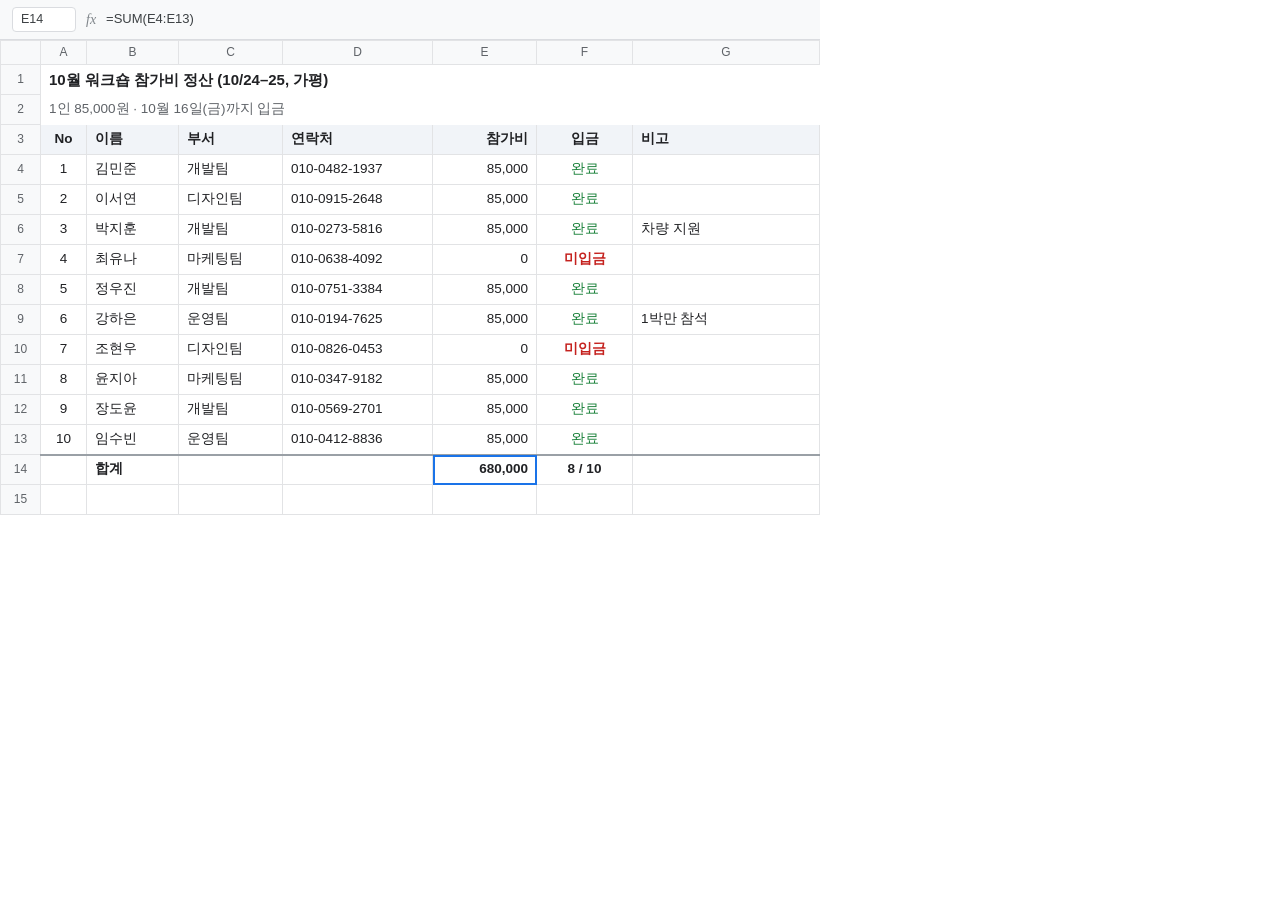
<file: scripts/demo/scenes/sheet.ko.html>
<!doctype html>
<html lang="ko">
<head>
<meta charset="utf-8" />
<title>10월 워크숍 참가비 정산</title>
<style>
  * { box-sizing: border-box; }
  html, body { margin: 0; width: 820px; height: 560px; overflow: hidden; }
  body { font: 13.5px/1.4 -apple-system, BlinkMacSystemFont, "Apple SD Gothic Neo", sans-serif; color: #202124; background: #fff; -webkit-font-smoothing: antialiased; }
  .bar { height: 40px; display: flex; align-items: center; gap: 10px; padding: 0 12px; border-bottom: 1px solid #dadce0; background: #f8f9fa; }
  .ref { width: 64px; border: 1px solid #dadce0; border-radius: 4px; background: #fff; padding: 3px 8px; font-size: 12.5px; color: #3c4043; }
  .fx { color: #80868b; font-style: italic; font-family: Georgia, serif; font-size: 14px; }
  .formula { flex: 1; color: #3c4043; font-size: 13px; }
  table { border-collapse: collapse; table-layout: fixed; width: 100%; }
  col.rn { width: 40px; }
  th, td { border: 1px solid #e2e3e5; height: 30px; padding: 0 8px; white-space: nowrap; overflow: hidden; }
  thead th { background: #f8f9fa; color: #5f6368; font-weight: 500; font-size: 12px; height: 24px; text-align: center; }
  tbody th { background: #f8f9fa; color: #5f6368; font-weight: 500; font-size: 12px; text-align: center; padding: 0; }
  .h td { font-weight: 650; background: #f1f4f8; }
  .num { text-align: right; font-variant-numeric: tabular-nums; }
  .c { text-align: center; }
  .no { color: #c5221f; font-weight: 600; }
  .ok { color: #188038; }
  .title td { font-size: 15px; font-weight: 700; border-color: transparent; }
  .sum td { font-weight: 650; border-top: 2px solid #9aa0a6; }
  .sel { outline: 2px solid #1a73e8; outline-offset: -2px; }
</style>
</head>
<body>
  <div class="bar"><span class="ref">E14</span><span class="fx">fx</span><span class="formula">=SUM(E4:E13)</span></div>
  <table>
    <colgroup><col class="rn" /><col style="width:46px" /><col style="width:92px" /><col style="width:104px" /><col style="width:150px" /><col style="width:104px" /><col style="width:96px" /><col /></colgroup>
    <thead><tr><th></th><th>A</th><th>B</th><th>C</th><th>D</th><th>E</th><th>F</th><th>G</th></tr></thead>
    <tbody>
      <tr class="title"><th>1</th><td colspan="7">10월 워크숍 참가비 정산 (10/24–25, 가평)</td></tr>
      <tr><th>2</th><td colspan="7" style="color:#5f6368;border-color:transparent">1인 85,000원 · 10월 16일(금)까지 입금</td></tr>
      <tr class="h"><th>3</th><td class="c">No</td><td>이름</td><td>부서</td><td>연락처</td><td class="num">참가비</td><td class="c">입금</td><td>비고</td></tr>
      <tr><th>4</th><td class="c">1</td><td>김민준</td><td>개발팀</td><td>010-0482-1937</td><td class="num">85,000</td><td class="c ok">완료</td><td></td></tr>
      <tr><th>5</th><td class="c">2</td><td>이서연</td><td>디자인팀</td><td>010-0915-2648</td><td class="num">85,000</td><td class="c ok">완료</td><td></td></tr>
      <tr><th>6</th><td class="c">3</td><td>박지훈</td><td>개발팀</td><td>010-0273-5816</td><td class="num">85,000</td><td class="c ok">완료</td><td>차량 지원</td></tr>
      <tr><th>7</th><td class="c">4</td><td>최유나</td><td>마케팅팀</td><td>010-0638-4092</td><td class="num">0</td><td class="c no">미입금</td><td></td></tr>
      <tr><th>8</th><td class="c">5</td><td>정우진</td><td>개발팀</td><td>010-0751-3384</td><td class="num">85,000</td><td class="c ok">완료</td><td></td></tr>
      <tr><th>9</th><td class="c">6</td><td>강하은</td><td>운영팀</td><td>010-0194-7625</td><td class="num">85,000</td><td class="c ok">완료</td><td>1박만 참석</td></tr>
      <tr><th>10</th><td class="c">7</td><td>조현우</td><td>디자인팀</td><td>010-0826-0453</td><td class="num">0</td><td class="c no">미입금</td><td></td></tr>
      <tr><th>11</th><td class="c">8</td><td>윤지아</td><td>마케팅팀</td><td>010-0347-9182</td><td class="num">85,000</td><td class="c ok">완료</td><td></td></tr>
      <tr><th>12</th><td class="c">9</td><td>장도윤</td><td>개발팀</td><td>010-0569-2701</td><td class="num">85,000</td><td class="c ok">완료</td><td></td></tr>
      <tr><th>13</th><td class="c">10</td><td>임수빈</td><td>운영팀</td><td>010-0412-8836</td><td class="num">85,000</td><td class="c ok">완료</td><td></td></tr>
      <tr class="sum"><th>14</th><td></td><td>합계</td><td></td><td></td><td class="num sel">680,000</td><td class="c">8 / 10</td><td></td></tr>
      <tr><th>15</th><td></td><td></td><td></td><td></td><td></td><td></td><td></td></tr>
    </tbody>
  </table>
</body>
</html>
</file>
<file: site/assets/style.css>
:root {
  color-scheme: light;
  --ink: #242b35;
  --muted: #555c65;
  --coral: #f2a28e;
  --paper: #fff;
  --soft: #f4f5f6;
  --line: #dce0e3;
  --accent: #923e2c;
  font-family: -apple-system, BlinkMacSystemFont, "Segoe UI", sans-serif;
  color: var(--ink);
  background: var(--paper);
  font-synthesis: none;
  scroll-behavior: smooth;
}
* {
  box-sizing: border-box;
}
body {
  margin: 0;
}
a {
  color: inherit;
  text-underline-offset: 4px;
}
a:hover {
  color: var(--accent);
}
a:focus-visible,
button:focus-visible {
  outline: 3px solid var(--accent);
  outline-offset: 5px;
}
::selection {
  background: #f5baa9;
  color: var(--ink);
}
html {
  scrollbar-color: #a4aab1 var(--soft);
}
.wrap {
  width: min(1200px, calc(100% - 80px));
  margin-inline: auto;
}
header {
  display: flex;
  justify-content: space-between;
  align-items: center;
  padding-block: 30px;
}
.brand {
  font-size: 25px;
  font-weight: 700;
  letter-spacing: -0.02em;
  text-decoration: none;
  display: flex;
  align-items: center;
  gap: 10px;
}
.brand .mark {
  width: 30px;
  height: 30px;
}
nav {
  display: flex;
  gap: 28px;
  align-items: center;
  font-size: 14px;
}
nav .languages {
  display: flex;
  gap: 12px;
}
nav [aria-current] {
  text-decoration: none;
  font-weight: 700;
}
nav a:not([aria-current]) {
  color: var(--muted);
}
.github-corner {
  position: absolute;
  top: 0;
  right: 0;
  width: 80px;
  height: 80px;
  z-index: 4;
  color: var(--paper);
}
.github-corner svg {
  display: block;
  width: 100%;
  height: 100%;
  fill: var(--ink);
}
.github-corner .octo-arm,
.github-corner .octo-body {
  fill: currentColor;
}
.github-corner .octo-arm {
  transform-origin: 130px 106px;
}
.github-corner:hover {
  color: var(--paper);
}
.github-corner:hover svg {
  fill: var(--accent);
}
.github-corner:hover .octo-arm {
  animation: octocat-wave 560ms ease-in-out;
}
.github-corner:focus-visible {
  outline-offset: -4px;
}
@keyframes octocat-wave {
  0%,
  100% {
    transform: rotate(0);
  }
  20%,
  60% {
    transform: rotate(-25deg);
  }
  40%,
  80% {
    transform: rotate(10deg);
  }
}
.skip {
  position: absolute;
  top: 10px;
  left: 10px;
  transform: translateY(-180%);
  z-index: 5;
  background: white;
  padding: 10px;
}
.skip:focus {
  transform: none;
}
.hero {
  display: grid;
  grid-template-columns: 0.86fr 1.14fr;
  gap: 56px;
  align-items: center;
  padding-block: 64px 90px;
}
h1 {
  font-size: clamp(48px, 5.4vw, 76px);
  font-weight: 750;
  line-height: 1.04;
  letter-spacing: -0.04em;
  margin: 0 0 26px;
  text-wrap: balance;
}
h1 span {
  color: var(--accent);
}
.intro {
  font-size: 19px;
  line-height: 1.65;
  max-width: 38ch;
  margin: 0;
  color: var(--muted);
  word-break: keep-all;
}
.actions {
  display: flex;
  align-items: center;
  gap: 24px;
  margin-top: 30px;
  flex-wrap: wrap;
}
.button {
  display: inline-flex;
  align-items: center;
  justify-content: center;
  min-height: 48px;
  padding: 13px 22px;
  background: var(--ink);
  color: white;
  border-radius: 10px;
  text-decoration: none;
  font-size: 15px;
  font-weight: 650;
}
.button:hover {
  background: var(--accent);
  color: white;
}
.text-link {
  font-size: 15px;
  font-weight: 600;
}
.requirement {
  font-size: 13px;
  color: var(--muted);
  margin-top: 18px;
}
.release-note {
  max-width: 42ch;
  margin: 24px 0 0;
  font-size: 14px;
  color: var(--muted);
}
.release-note a {
  color: var(--ink);
  font-weight: 600;
}
.release-note a:hover {
  color: var(--accent);
}
.stage {
  background: var(--coral);
  border-radius: 20px;
  padding: 38px 24px;
  transform: rotate(-2deg);
}
.stage video,
.stage img {
  width: 100%;
  height: auto;
  display: block;
  /* The recorded window's own corner radius at hero size. */
  border-radius: 12px;
  box-shadow: 0 18px 36px #57231335;
  transform: rotate(2deg);
}
.stage .still,
.window .still {
  display: none;
}
figure {
  margin: 0;
}
figcaption {
  font-size: 12px;
  color: var(--muted);
  text-align: center;
  margin-top: 22px;
}
.hero-visual figcaption,
.browse-visual figcaption {
  display: flex;
  justify-content: center;
  align-items: center;
  gap: 10px;
}
.pause {
  flex: none;
  display: inline-flex;
  align-items: center;
  justify-content: center;
  width: 24px;
  height: 24px;
  padding: 0;
  border: 1px solid var(--line);
  border-radius: 50%;
  background: var(--paper);
  color: var(--ink);
  cursor: pointer;
}
.pause:hover {
  color: var(--accent);
  border-color: currentColor;
}
.pause::before {
  content: "";
  width: 8px;
  height: 9px;
  box-sizing: border-box;
  border-inline: 3px solid currentColor;
}
.pause[data-paused="true"]::before {
  width: 0;
  height: 0;
  margin-left: 2px;
  border-block: 5px solid transparent;
  border-inline: 8px solid currentColor;
  border-inline-end: 0;
}
.terminal-section {
  background: var(--soft);
  padding-block: 50px;
}
.terminal-grid {
  display: grid;
  grid-template-columns: 1fr 1fr;
  gap: 72px;
  align-items: center;
}
h2 {
  font-size: clamp(28px, 3vw, 40px);
  line-height: 1.15;
  letter-spacing: -0.03em;
  text-wrap: balance;
  margin: 0 0 18px;
}
p {
  line-height: 1.7;
}
.terminal-grid p,
.browse-grid p {
  color: var(--muted);
  margin: 0;
  max-width: 50ch;
}
.commands {
  margin: 0;
  font-size: 15px;
  line-height: 2;
  overflow: auto;
  tab-size: 2;
  font-family: ui-monospace, SFMono-Regular, Consolas, monospace;
}
.commands .prompt {
  color: #81756c;
  user-select: none;
}
.commands .comment {
  color: var(--muted);
  font-size: 12px;
}
.browse-grid {
  display: grid;
  grid-template-columns: 1fr 1.5fr;
  gap: 64px;
  align-items: center;
  margin-top: 50px;
  padding-top: 50px;
  border-top: 1px solid var(--line);
}
.browse-grid h3 {
  font-size: clamp(22px, 2.2vw, 27px);
  line-height: 1.32;
  letter-spacing: -0.025em;
  margin-bottom: 14px;
}
.browse-grid h3 code {
  font-family: ui-monospace, SFMono-Regular, Consolas, monospace;
  font-size: 0.88em;
}
.browse-grid p {
  text-wrap: pretty;
}
kbd {
  padding: 2px 6px;
  border: 1px solid var(--line);
  border-radius: 5px;
  background: var(--paper);
  color: var(--ink);
  font-family: ui-monospace, SFMono-Regular, Consolas, monospace;
  font-size: 0.82em;
  white-space: nowrap;
}
.window video,
.window img {
  width: 100%;
  height: auto;
  /* The recorded window's own corner radius, at any size. */
  border-radius: 2.15% / 3.08%;
  box-shadow:
    0 0 0 1px #242b3514,
    0 16px 34px #242b351c;
}
.window video {
  display: block;
}
.features {
  padding-block: 24px 88px;
}
p code {
  font-family: ui-monospace, SFMono-Regular, Consolas, monospace;
  font-size: 0.92em;
  color: var(--ink);
}
.features > h2 {
  max-width: 16ch;
  margin-bottom: 42px;
}
.feature-grid {
  display: grid;
  grid-template-columns: repeat(3, 1fr);
  gap: 32px 42px;
}
h3 {
  font-size: 18px;
  margin: 0 0 9px;
  letter-spacing: -0.02em;
}
.feature-grid p {
  color: var(--muted);
  font-size: 15px;
  margin: 0;
  max-width: 35ch;
  word-break: keep-all;
}
.feature-grid article {
  padding-top: 20px;
  border-top: 1px solid var(--line);
}
.formats {
  display: flex;
  justify-content: space-between;
  gap: 28px;
  margin-top: 44px;
  padding-top: 24px;
  border-top: 1px solid var(--line);
  color: var(--muted);
  font-size: 13px;
}
.formats p {
  margin: 0;
}
.formats strong {
  color: var(--ink);
}
.get {
  background: #f8e9e3;
  padding-block: 64px;
  scroll-margin-top: 24px;
}
.get-grid {
  display: grid;
  grid-template-columns: 1fr 1fr;
  gap: 72px;
}
.get p {
  color: var(--muted);
  max-width: 45ch;
  margin: 0 0 20px;
}
.build {
  background: white;
  padding: 24px;
  border-radius: 12px;
}
.build pre {
  margin: 0;
  overflow: auto;
  font-size: 13px;
  line-height: 1.9;
  white-space: pre;
  font-family: ui-monospace, SFMono-Regular, Consolas, monospace;
}
.build-note {
  font-size: 12px !important;
  margin: 18px 0 0 !important;
  max-width: none !important;
}
.get .text-link {
  font-size: 14px;
}
.faq {
  padding-block: 72px 24px;
}
.faq-head {
  margin-bottom: 40px;
}
.faq-head h2 {
  margin: 0 0 12px;
}
.faq-head p {
  color: var(--muted);
  max-width: 60ch;
  margin: 0;
}
.faq-grid {
  display: grid;
  grid-template-columns: repeat(2, 1fr);
  gap: 32px 48px;
}
.faq-grid article {
  padding-top: 20px;
  border-top: 1px solid var(--line);
}
.faq-grid h3 {
  line-height: 1.35;
  text-wrap: pretty;
}
.faq-grid h3 code {
  font-family: ui-monospace, SFMono-Regular, Consolas, monospace;
  font-size: 0.9em;
  white-space: nowrap;
}
.faq-grid p code {
  white-space: nowrap;
}
.faq-grid p {
  color: var(--muted);
  font-size: 15px;
  margin: 0;
  max-width: 52ch;
  word-break: keep-all;
}
.not-found {
  padding-block: 72px 96px;
}
.not-found h1 {
  font-size: clamp(36px, 4.5vw, 56px);
  max-width: 18ch;
}
.not-found p {
  color: var(--muted);
  font-size: 17px;
  max-width: 52ch;
  margin: 0;
}
.changes {
  padding-block: 72px 56px;
}
.changes-head {
  margin-bottom: 40px;
}
.changes-head h2 {
  margin: 0 0 12px;
}
.changes-head p {
  color: var(--muted);
  max-width: 60ch;
  margin: 0;
}
.changelog {
  list-style: none;
  margin: 0;
  padding: 0;
  display: grid;
  grid-template-columns: repeat(3, 1fr);
  gap: 32px 42px;
}
.changelog li {
  display: flex;
  flex-wrap: wrap;
  align-items: baseline;
  align-content: flex-start;
  column-gap: 12px;
  padding-top: 20px;
  border-top: 1px solid var(--line);
}
.changelog .version {
  font-size: 18px;
  font-weight: 700;
  letter-spacing: -0.02em;
  font-variant-numeric: tabular-nums;
  text-decoration: none;
}
.changelog .version:hover {
  color: var(--accent);
}
.changelog li:first-child .version {
  color: var(--accent);
}
.changes details .changelog li:first-child .version {
  color: inherit;
}
.changelog time {
  font-size: 13px;
  color: var(--muted);
  font-variant-numeric: tabular-nums;
}
.changelog p {
  flex-basis: 100%;
  max-width: 38ch;
  margin: 9px 0 0;
  font-size: 15px;
  color: var(--muted);
  word-break: keep-all;
}
.changelog code {
  font-family: ui-monospace, SFMono-Regular, Consolas, monospace;
  font-size: 0.92em;
  color: var(--ink);
  white-space: nowrap;
}
.changes details {
  margin-top: 40px;
}
.changes summary {
  display: inline-flex;
  align-items: center;
  gap: 8px;
  font-size: 14px;
  font-weight: 600;
  cursor: pointer;
  list-style: none;
}
.changes summary::-webkit-details-marker {
  display: none;
}
.changes summary::after {
  content: "";
  width: 6px;
  height: 6px;
  margin-top: -3px;
  border-right: 1.5px solid currentColor;
  border-bottom: 1.5px solid currentColor;
  transform: rotate(45deg);
  transition: transform 0.2s ease;
}
.changes details[open] summary::after {
  margin-top: 3px;
  transform: rotate(-135deg);
}
.changes summary:hover {
  color: var(--accent);
}
.changes details .changelog {
  margin-top: 28px;
}
footer {
  display: flex;
  justify-content: space-between;
  align-items: center;
  gap: 24px;
  padding-block: 28px;
  border-top: 1px solid var(--line);
  font-size: 13px;
  color: var(--muted);
}
footer p {
  margin: 0;
}
footer .maker {
  margin-left: 12px;
}
footer .maker a {
  margin: 0;
  color: var(--ink);
}
footer .maker a:hover {
  color: var(--accent);
}
footer a {
  margin-left: 20px;
}
.hero-visual {
  animation: arrive 0.7s cubic-bezier(0.16, 1, 0.3, 1) both;
}
@keyframes arrive {
  from {
    transform: translateY(12px);
    filter: blur(2px);
  }
  to {
    transform: none;
    filter: blur(0);
  }
}
:lang(ko) h1 {
  font-size: clamp(44px, 4.7vw, 66px);
  line-height: 1.16;
  word-break: keep-all;
}
:lang(ko) h2,
:lang(ko) h3,
:lang(ko) p {
  word-break: keep-all;
}
:lang(ko) .intro {
  font-size: 18px;
}
:lang(ja) h1 {
  font-size: clamp(42px, 4.5vw, 64px);
  line-height: 1.2;
  word-break: keep-all;
}
:lang(ja) p {
  word-break: normal;
}
:lang(ja) .intro {
  font-size: 18px;
}
@media (max-width: 1400px) {
  header nav {
    padding-right: 64px;
  }
}
@media (min-width: 1500px) {
  .hero {
    padding-block: 90px 110px;
  }
}
@media (max-width: 950px) {
  .wrap {
    width: calc(100% - 48px);
  }
  .hero {
    gap: 32px;
    padding-block: 42px 64px;
  }
  h1 {
    font-size: 52px;
  }
  .stage {
    padding: 28px 18px;
  }
  .terminal-grid,
  .browse-grid,
  .get-grid {
    gap: 40px;
  }
  .faq-grid {
    gap: 28px 36px;
  }
  .changelog {
    gap: 28px;
  }
  .feature-grid {
    gap: 28px;
  }
}
@media (max-width: 700px) {
  .wrap {
    width: calc(100% - 40px);
  }
  header {
    padding-block: 23px;
  }
  .brand {
    font-size: 23px;
  }
  nav {
    gap: 20px;
  }
  .github-corner {
    width: 60px;
    height: 60px;
  }
  header nav {
    padding-right: 44px;
  }
  .hero {
    grid-template-columns: 1fr;
    padding-block: 32px 52px;
    gap: 44px;
  }
  h1 {
    font-size: 56px;
    max-width: 10ch;
  }
  .intro {
    max-width: 42ch;
    font-size: 17px;
  }
  .actions {
    margin-top: 24px;
  }
  .hero-visual {
    padding-inline: 6px;
  }
  .stage {
    padding: 28px 20px;
  }
  figcaption {
    margin-top: 18px;
  }
  .terminal-section {
    padding-block: 36px;
  }
  .terminal-grid,
  .browse-grid,
  .get-grid {
    grid-template-columns: 1fr;
    gap: 26px;
  }
  .faq {
    padding-block: 48px 16px;
  }
  .faq-head {
    margin-bottom: 26px;
  }
  .faq-grid {
    grid-template-columns: 1fr;
    gap: 24px;
  }
  .faq-grid article {
    padding-top: 16px;
  }
  .faq-grid p {
    font-size: 14px;
  }
  .changes-head {
    margin-bottom: 26px;
  }
  .changes {
    padding-block: 48px 36px;
  }
  .changelog {
    grid-template-columns: 1fr;
    gap: 22px;
  }
  .changelog li {
    padding-top: 16px;
  }
  .changelog p {
    max-width: 48ch;
    font-size: 14px;
  }
  .browse-grid {
    margin-top: 36px;
    padding-top: 36px;
  }
  .commands {
    font-size: 14px;
  }
  .features {
    padding-block: 8px 54px;
  }
  .features > h2 {
    margin-bottom: 28px;
    max-width: 20ch;
  }
  .feature-grid {
    grid-template-columns: 1fr 1fr;
    gap: 24px;
  }
  .feature-grid p {
    font-size: 14px;
  }
  .formats {
    flex-direction: column;
    gap: 10px;
    margin-top: 30px;
  }
  .get {
    padding-block: 42px;
  }
  .get p {
    font-size: 15px;
  }
  .build {
    padding: 18px;
  }
  .build pre {
    font-size: 12px;
  }
  footer {
    align-items: flex-start;
    flex-direction: column;
    gap: 10px;
  }
  footer a {
    margin-left: 0;
    margin-right: 20px;
  }
  footer .maker {
    display: block;
    margin: 4px 0 0;
  }
  footer .maker a {
    margin: 0;
  }
  :lang(ko) h1 {
    font-size: 50px;
    max-width: 11ch;
  }
  :lang(ja) h1 {
    font-size: 44px;
  }
}
@media (max-width: 370px) {
  .feature-grid {
    grid-template-columns: 1fr;
  }
  h1 {
    font-size: 48px;
  }
  :lang(ko) h1 {
    font-size: 44px;
  }
  :lang(ja) h1 {
    font-size: 38px;
  }
  .actions {
    gap: 18px;
  }
}
@media (prefers-reduced-motion: reduce) {
  :root {
    scroll-behavior: auto;
  }
  .stage .demo,
  .window .demo,
  figcaption .pause {
    display: none;
  }
  .stage .still,
  .window .still {
    display: block;
  }
  .hero-visual,
  .github-corner .octo-arm {
    animation: none;
  }
}
</file>
